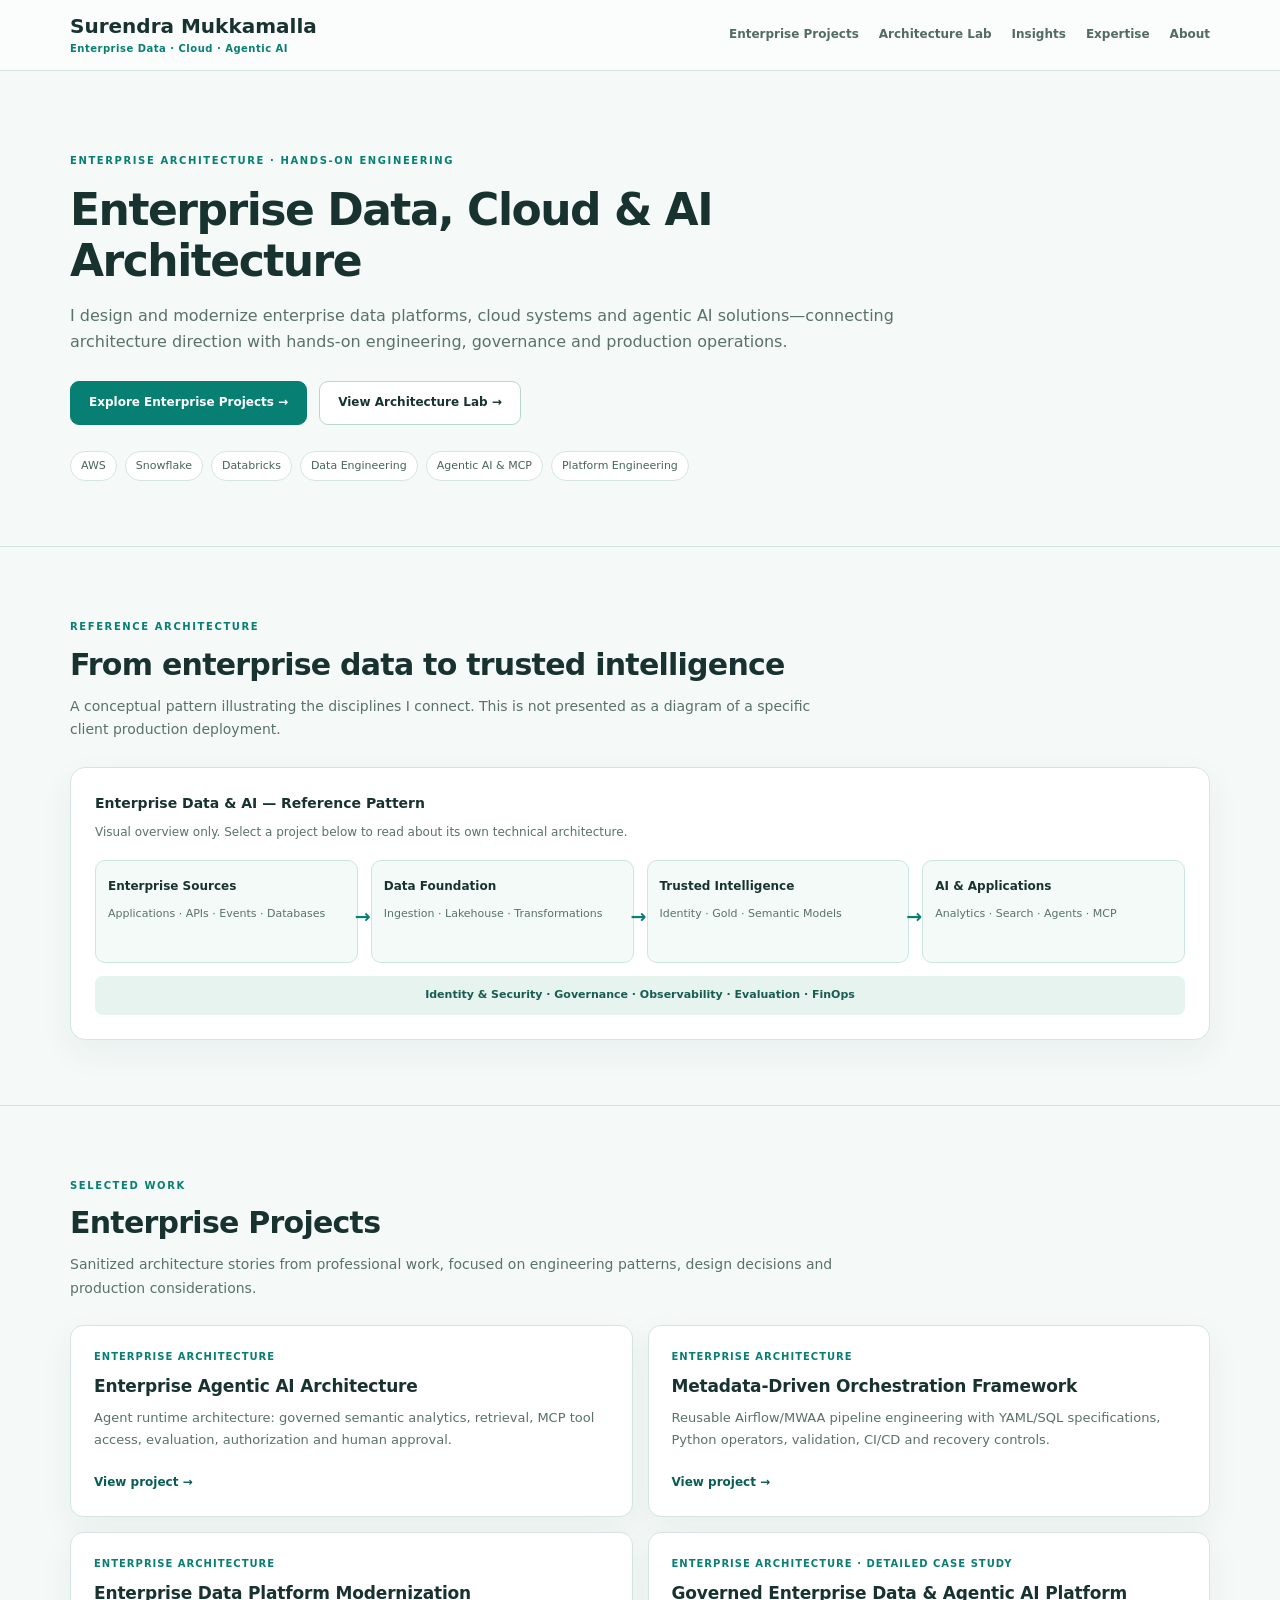
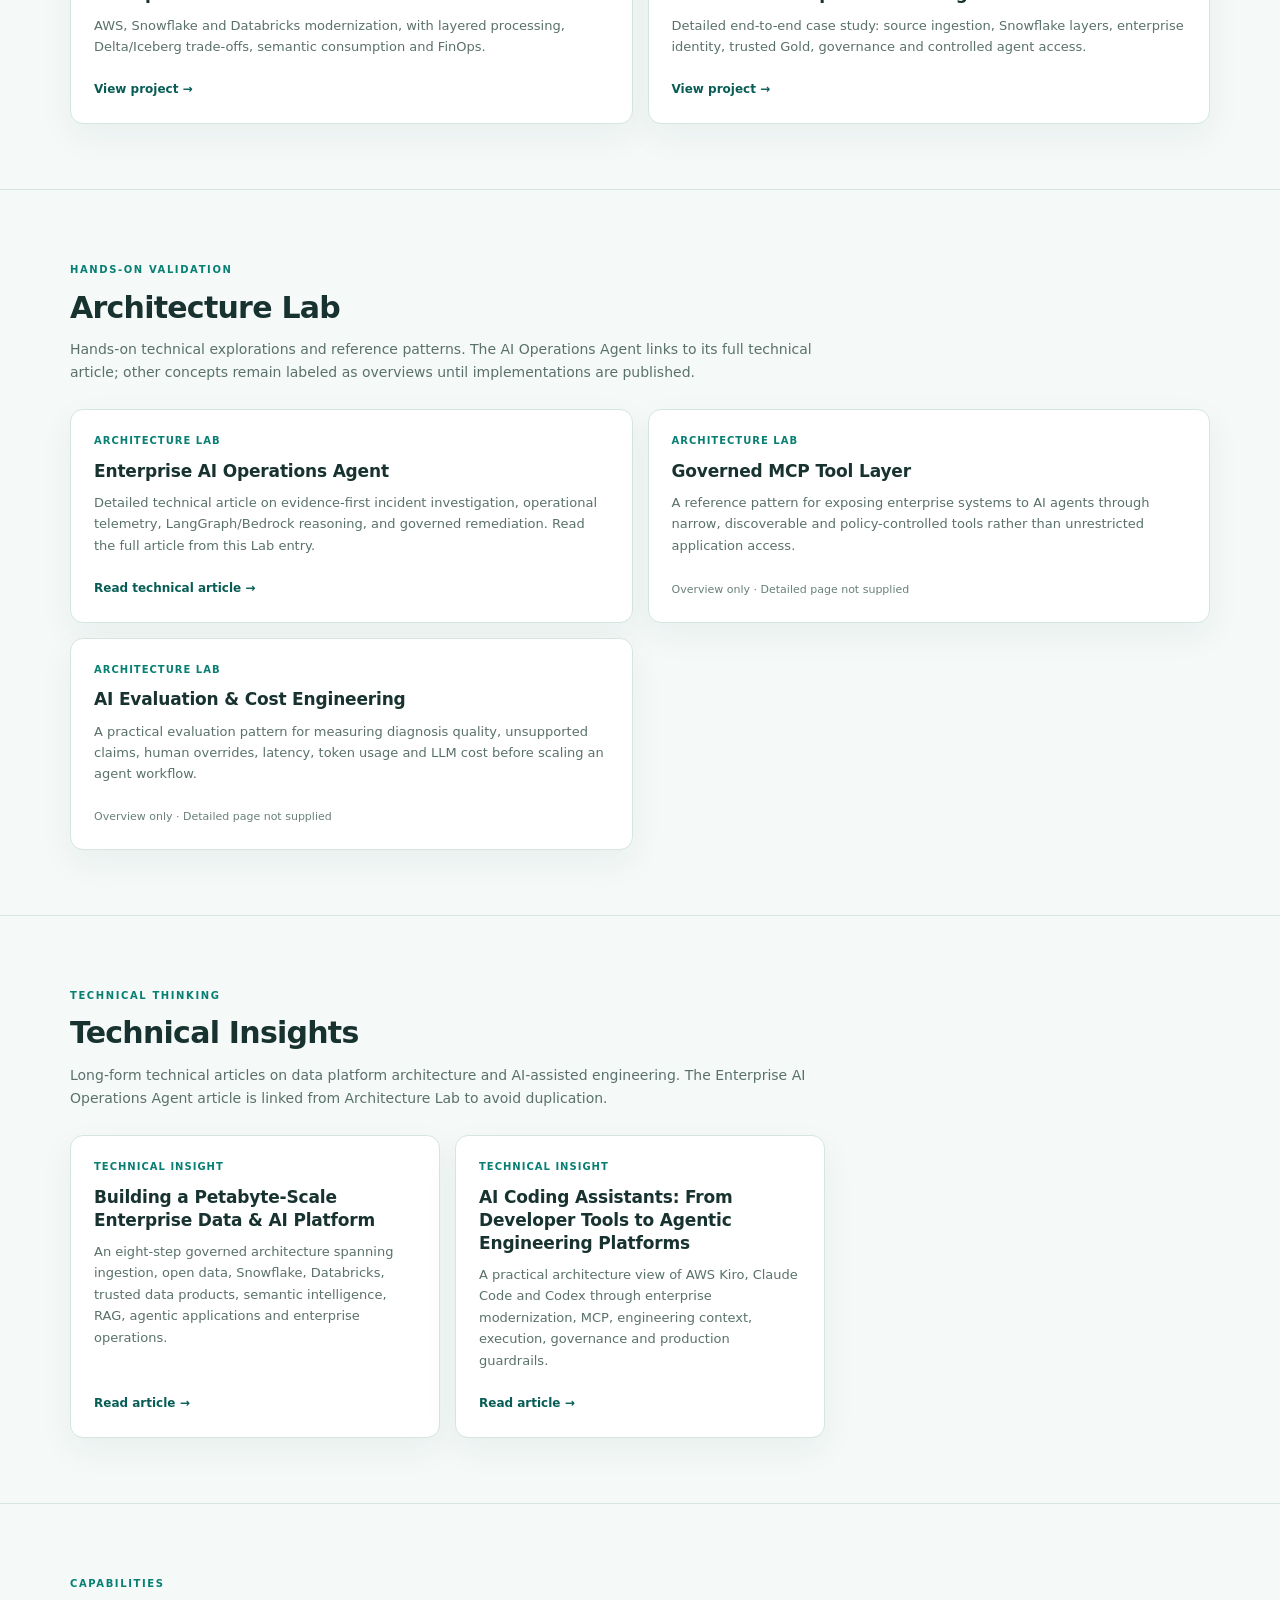
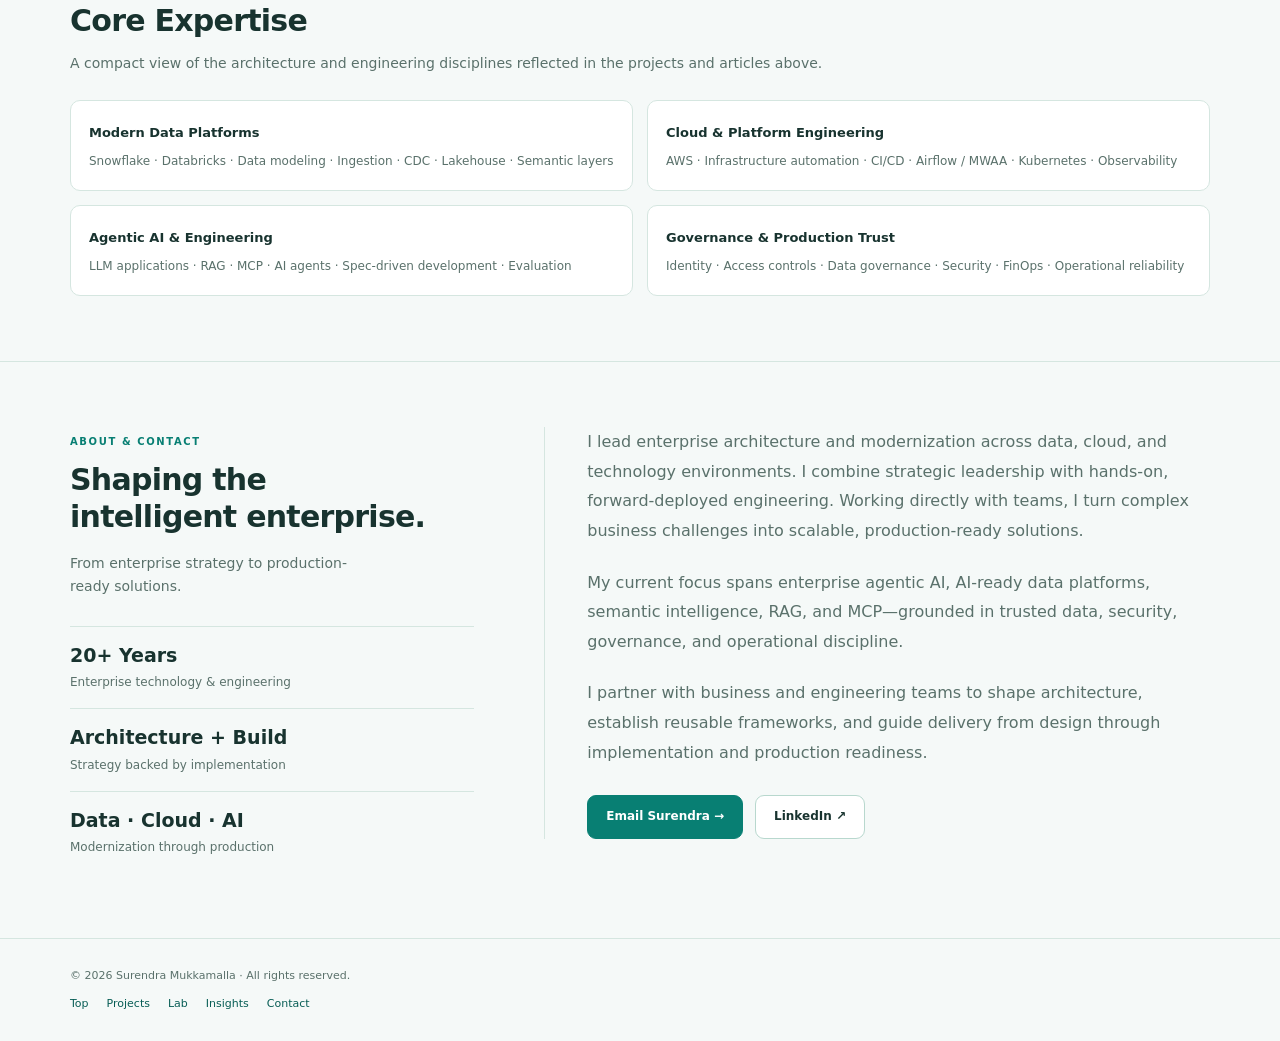
<file: index.html>
<!DOCTYPE html>

<html lang="en"><head><meta charset="utf-8"/><meta content="width=device-width,initial-scale=1" name="viewport"/><meta content="Surendra Mukkamalla — enterprise data, cloud, and agentic AI architecture and hands-on engineering." name="description"/><title>Surendra Mukkamalla | Enterprise Data, Cloud &amp; AI Architect</title><link href="assets/site.css" rel="stylesheet"/><style id="portfolio-copy-deterrent">
body,body *:not(input):not(textarea){-webkit-user-select:none!important;user-select:none!important;-webkit-touch-callout:none!important}
img,svg{-webkit-user-drag:none!important}
</style><script id="portfolio-copy-deterrent-script">
document.addEventListener('contextmenu',e=>e.preventDefault());
document.addEventListener('copy',e=>e.preventDefault());
document.addEventListener('cut',e=>e.preventDefault());
document.addEventListener('dragstart',e=>e.preventDefault());
document.addEventListener('keydown',e=>{if((e.ctrlKey||e.metaKey)&&['c','x','a','s','p','u'].includes(e.key.toLowerCase()))e.preventDefault()});
</script></head><body id="top"><header class="topbar"><div class="container navbar"><a class="brand" href="index.html">Surendra Mukkamalla<small>Enterprise Data · Cloud · Agentic AI</small></a><nav aria-label="Main navigation" class="navlinks"><a href="#work">Enterprise Projects</a><a href="#lab">Architecture Lab</a><a href="#insights">Insights</a><a href="#capabilities">Expertise</a><a href="#about">About</a></nav></div></header>
<main>
<section class="hero"><div class="container"><span class="eyebrow">Enterprise architecture · Hands-on engineering</span><h1>Enterprise Data, Cloud &amp; AI Architecture</h1><p class="lede">I design and modernize enterprise data platforms, cloud systems and agentic AI solutions—connecting architecture direction with hands-on engineering, governance and production operations.</p><div class="actions"><a class="btn primary" href="#work">Explore Enterprise Projects →</a><a class="btn" href="#lab">View Architecture Lab →</a></div><div class="chips"><span class="chip">AWS</span><span class="chip">Snowflake</span><span class="chip">Databricks</span><span class="chip">Data Engineering</span><span class="chip">Agentic AI &amp; MCP</span><span class="chip">Platform Engineering</span></div></div></section>
<section class="section" id="architecture"><div class="container"><div class="section-head"><span class="kicker">Reference architecture</span><h2>From enterprise data to trusted intelligence</h2><p>A conceptual pattern illustrating the disciplines I connect. This is not presented as a diagram of a specific client production deployment.</p></div><div class="diagram"><div class="diagram-title">Enterprise Data &amp; AI — Reference Pattern</div><p class="diagram-desc">Visual overview only. Select a project below to read about its own technical architecture.</p><div class="diagram-flow"><div class="stage"><b>Enterprise Sources</b><span>Applications · APIs · Events · Databases</span></div><div class="stage"><b>Data Foundation</b><span>Ingestion · Lakehouse · Transformations</span></div><div class="stage"><b>Trusted Intelligence</b><span>Identity · Gold · Semantic Models</span></div><div class="stage"><b>AI &amp; Applications</b><span>Analytics · Search · Agents · MCP</span></div></div><div class="crosscut">Identity &amp; Security · Governance · Observability · Evaluation · FinOps</div></div></div></section>
<section class="section" id="work"><div class="container"><div class="section-head"><span class="kicker">Selected work</span><h2>Enterprise Projects</h2><p>Sanitized architecture stories from professional work, focused on engineering patterns, design decisions and production considerations.</p></div><div class="grid two"><article class="card"><span class="label">Enterprise architecture</span><h3>Enterprise Agentic AI Architecture</h3><p>Agent runtime architecture: governed semantic analytics, retrieval, MCP tool access, evaluation, authorization and human approval.</p><a href="selected-work/enterprise-agentic-ai-architecture.html">View project →</a></article><article class="card"><span class="label">Enterprise architecture</span><h3>Metadata-Driven Orchestration Framework</h3><p>Reusable Airflow/MWAA pipeline engineering with YAML/SQL specifications, Python operators, validation, CI/CD and recovery controls.</p><a href="selected-work/metadata-driven-orchestration-framework.html">View project →</a></article><article class="card"><span class="label">Enterprise architecture</span><h3>Enterprise Data Platform Modernization</h3><p>AWS, Snowflake and Databricks modernization, with layered processing, Delta/Iceberg trade-offs, semantic consumption and FinOps.</p><a href="selected-work/enterprise-data-platform-modernization.html">View project →</a></article><article class="card"><span class="label">Enterprise architecture · Detailed case study</span><h3>Governed Enterprise Data &amp; Agentic AI Platform</h3><p>Detailed end-to-end case study: source ingestion, Snowflake layers, enterprise identity, trusted Gold, governance and controlled agent access.</p><a href="selected-work/governed-enterprise-data-ai-platform.html">View project →</a></article></div></div></section>
<section class="section" id="lab"><div class="container"><div class="section-head"><span class="kicker">Hands-on validation</span><h2>Architecture Lab</h2><p>Hands-on technical explorations and reference patterns. The AI Operations Agent links to its full technical article; other concepts remain labeled as overviews until implementations are published.</p></div><div class="grid two"><article class="card"><span class="label">Architecture lab</span><h3>Enterprise AI Operations Agent</h3><p>Detailed technical article on evidence-first incident investigation, operational telemetry, LangGraph/Bedrock reasoning, and governed remediation. Read the full article from this Lab entry.</p><a href="insights/enterprise-ai-operations-agent.html">Read technical article →</a></article><article class="card"><span class="label">Architecture lab</span><h3>Governed MCP Tool Layer</h3><p>A reference pattern for exposing enterprise systems to AI agents through narrow, discoverable and policy-controlled tools rather than unrestricted application access.</p><span class="not-link">Overview only · Detailed page not supplied</span></article><article class="card"><span class="label">Architecture lab</span><h3>AI Evaluation &amp; Cost Engineering</h3><p>A practical evaluation pattern for measuring diagnosis quality, unsupported claims, human overrides, latency, token usage and LLM cost before scaling an agent workflow.</p><span class="not-link">Overview only · Detailed page not supplied</span></article></div></div></section>
<section class="section" id="insights"><div class="container"><div class="section-head"><span class="kicker">Technical thinking</span><h2>Technical Insights</h2><p>Long-form technical articles on data platform architecture and AI-assisted engineering. The Enterprise AI Operations Agent article is linked from Architecture Lab to avoid duplication.</p></div><div class="grid"><article class="card"><span class="label">Technical insight</span><h3>Building a Petabyte-Scale Enterprise Data &amp; AI Platform</h3><p>An eight-step governed architecture spanning ingestion, open data, Snowflake, Databricks, trusted data products, semantic intelligence, RAG, agentic applications and enterprise operations.</p><a href="insights/petabyte-enterprise-data-ai-platform.html">Read article →</a></article><article class="card"><span class="label">Technical insight</span><h3>AI Coding Assistants: From Developer Tools to Agentic Engineering Platforms</h3><p>A practical architecture view of AWS Kiro, Claude Code and Codex through enterprise modernization, MCP, engineering context, execution, governance and production guardrails.</p><a href="insights/ai-coding-assistants-agentic-engineering.html">Read article →</a></article></div></div></section>
<section class="section" id="capabilities"><div class="container"><div class="section-head"><span class="kicker">Capabilities</span><h2>Core Expertise</h2><p>A compact view of the architecture and engineering disciplines reflected in the projects and articles above.</p></div><div class="expertise"><div><b>Modern Data Platforms</b><p>Snowflake · Databricks · Data modeling · Ingestion · CDC · Lakehouse · Semantic layers</p></div><div><b>Cloud &amp; Platform Engineering</b><p>AWS · Infrastructure automation · CI/CD · Airflow / MWAA · Kubernetes · Observability</p></div><div><b>Agentic AI &amp; Engineering</b><p>LLM applications · RAG · MCP · AI agents · Spec-driven development · Evaluation</p></div><div><b>Governance &amp; Production Trust</b><p>Identity · Access controls · Data governance · Security · FinOps · Operational reliability</p></div></div></div></section>
<section class="section about-section" id="about">
  <div class="container about-layout">
    <div class="about-summary">
      <span class="kicker">About &amp; contact</span>
      <h2>Shaping the intelligent enterprise.</h2>
      <p class="about-tagline">From enterprise strategy to production-ready solutions.</p>
      <dl class="about-highlights">
        <div><dt>20+ Years</dt><dd>Enterprise technology &amp; engineering</dd></div>
        <div><dt>Architecture + Build</dt><dd>Strategy backed by implementation</dd></div>
        <div><dt>Data · Cloud · AI</dt><dd>Modernization through production</dd></div>
      </dl>
    </div>
    <div class="about-detail">
      <div class="about-copy">
        <p>I lead enterprise architecture and modernization across data, cloud, and technology environments. I combine strategic leadership with hands-on, forward-deployed engineering. Working directly with teams, I turn complex business challenges into scalable, production-ready solutions.</p>
        <p>My current focus spans enterprise agentic AI, AI-ready data platforms, semantic intelligence, RAG, and MCP—grounded in trusted data, security, governance, and operational discipline.</p>
        <p>I partner with business and engineering teams to shape architecture, establish reusable frameworks, and guide delivery from design through implementation and production readiness.</p>
      </div>
      <div class="actions"><a class="btn primary" href="mailto:sumuar2004@gmail.com">Email Surendra →</a><a class="btn" href="https://www.linkedin.com/in/surendra-m-2a6ab0123" rel="noopener noreferrer" target="_blank">LinkedIn ↗</a></div>
    </div>
  </div>
</section>
</main><footer><div class="container">© 2026 Surendra Mukkamalla · All rights reserved.<div class="footnav"><a href="#top">Top</a><a href="#work">Projects</a><a href="#lab">Lab</a><a href="#insights">Insights</a><a href="#about">Contact</a></div></div></footer></body></html>
</file>
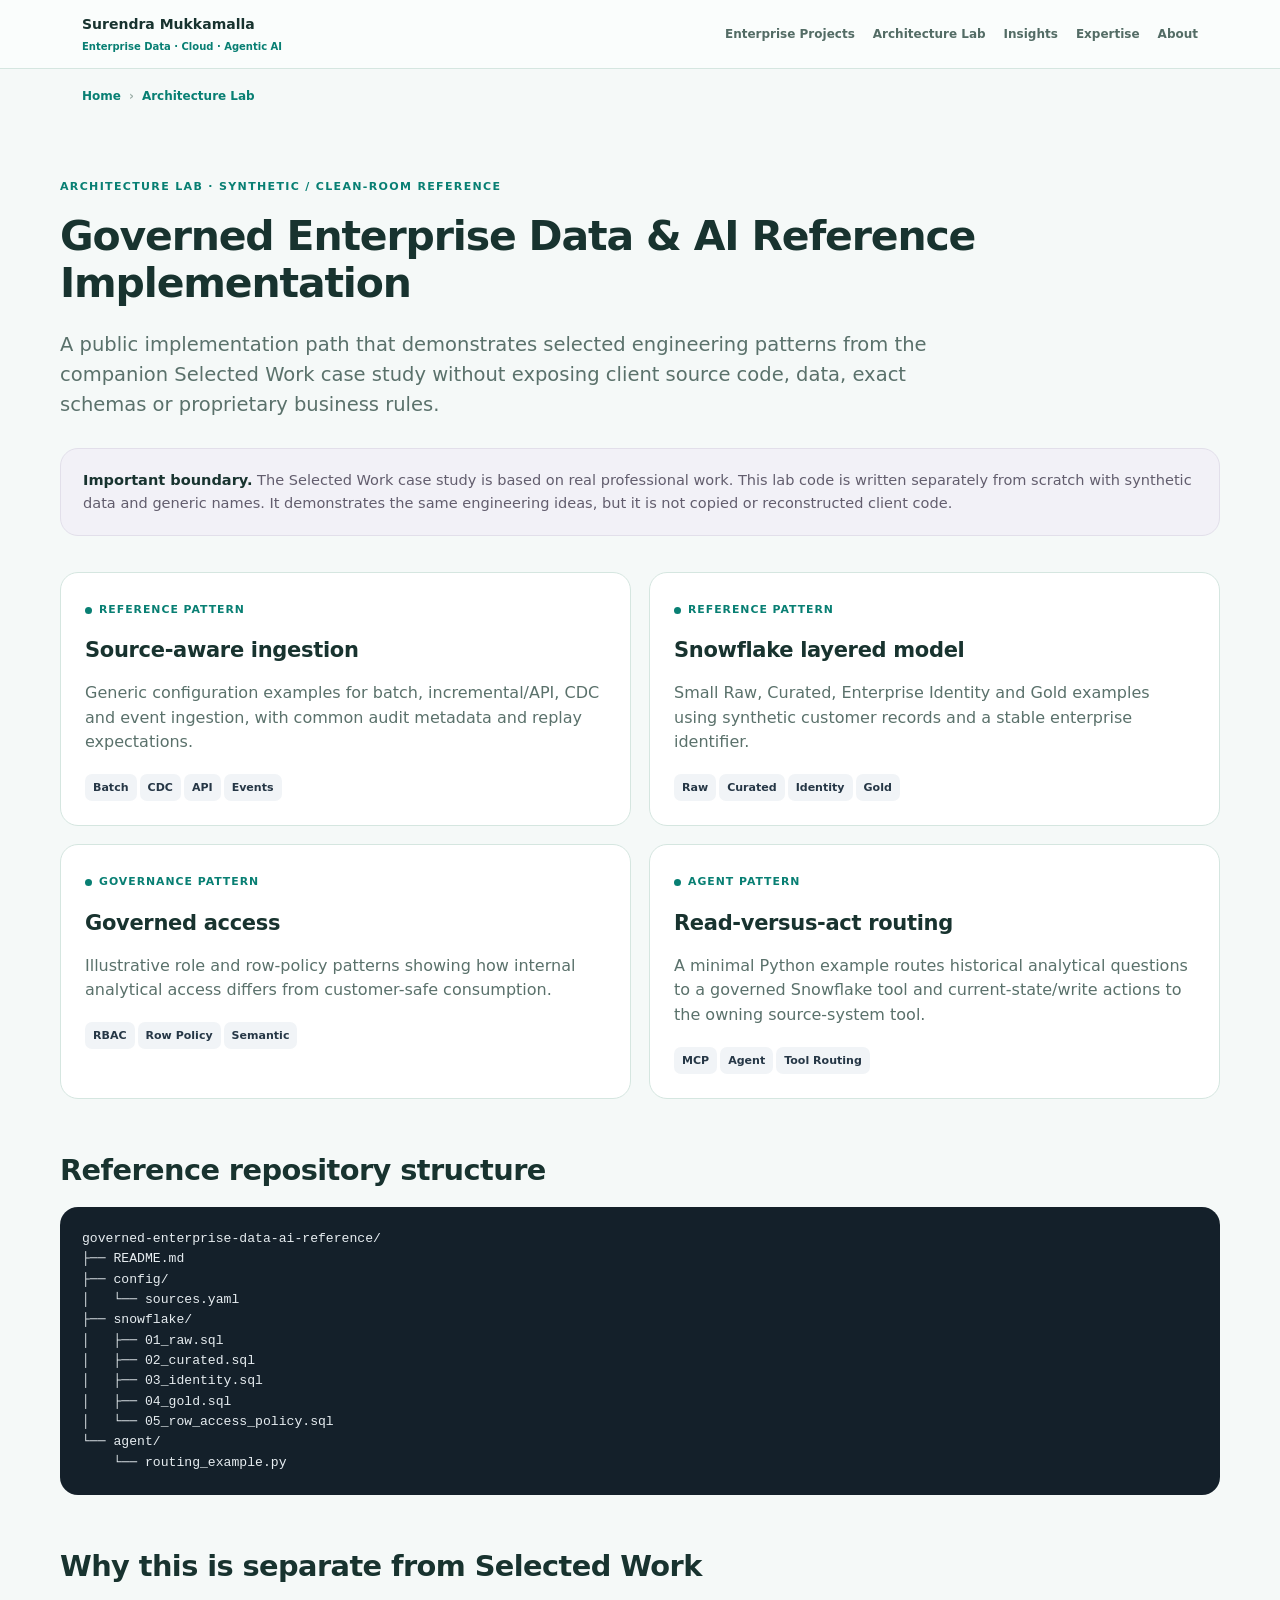
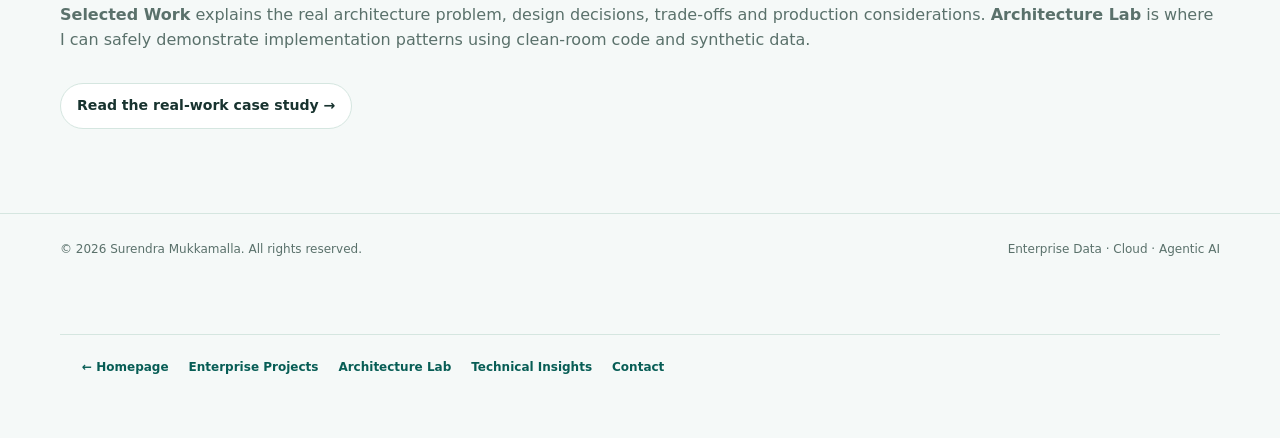
<file: architecture-lab/governed-enterprise-data-ai-reference.html>
<!DOCTYPE html>

<html lang="en">
<head>
<meta charset="utf-8"/>
<meta content="width=device-width, initial-scale=1" name="viewport"/>
<meta content="Governed Enterprise Data &amp; AI Reference Implementation — synthetic, clean-room reference code by Surendra Mukkamalla." name="description"/>
<meta content="Surendra Mukkamalla" name="author"/>
<meta content="#f7f8fa" name="theme-color"/>
<title>Governed Enterprise Data &amp; AI Reference Implementation | Surendra Mukkamalla</title>
<style>
    :root {
      --bg: #f7f8fa;
      --surface: #ffffff;
      --surface-soft: #f1f4f7;
      --text: #14202a;
      --muted: #5c6975;
      --line: #dce3e8;
      --accent: #a93d2d;
      --accent-dark: #7f2c20;
      --ink-soft: #263746;
      --success: #3d6755;
      --lab: #6b5a91;
      --shadow: 0 14px 36px rgba(20, 32, 42, 0.07);
      --radius: 18px;
      --max: 1160px;
    }
    * { box-sizing: border-box; }
    html { scroll-behavior: smooth; }
    body { margin:0; background:var(--bg); color:var(--text); font-family:Inter,ui-sans-serif,-apple-system,BlinkMacSystemFont,"Segoe UI",Roboto,Helvetica,Arial,sans-serif; line-height:1.55; -webkit-font-smoothing:antialiased; }
    a { color:inherit; text-decoration:none; }
    .shell { width:min(calc(100% - 40px),var(--max)); margin:0 auto; }
    .site-header { position:sticky; top:0; z-index:40; backdrop-filter:blur(15px); background:rgba(247,248,250,.9); border-bottom:1px solid rgba(220,227,232,.9); }
    .nav { min-height:76px; display:flex; align-items:center; justify-content:space-between; gap:28px; }
    .brand { display:flex; flex-direction:column; gap:2px; min-width:250px; }
    .brand strong { font-size:1.1rem; letter-spacing:.01em; }
    .brand span { font-size:.78rem; color:var(--muted); }
    .nav-links { display:flex; gap:24px; align-items:center; flex-wrap:wrap; justify-content:flex-end; }
    .nav-links a { font-size:.88rem; color:var(--muted); font-weight:650; }
    .nav-links a:hover { color:var(--accent); }
    main { padding:72px 0 84px; }
    .eyebrow { display:block; font-size:.69rem; font-weight:800; text-transform:uppercase; letter-spacing:.12em; color:var(--lab); margin-bottom:18px; }
    h1 { font-size:clamp(2.15rem,4.15vw,3.65rem); line-height:1.08; letter-spacing:-.038em; max-width:960px; margin:0 0 22px; font-weight:730; }
    .lede { max-width:880px; font-size:clamp(1rem,1.7vw,1.22rem); color:var(--muted); margin:0 0 28px; }
    .notice { background:#f2f1f7; border:1px solid #e2dfea; border-radius:18px; padding:20px 22px; margin:28px 0 36px; color:#625d6d; font-size:.91rem; }
    .notice strong { color:var(--text); }
    h2 { font-size:clamp(1.55rem,2.5vw,2.15rem); line-height:1.15; letter-spacing:-.02em; margin:54px 0 18px; }
    h3 { font-size:1.15rem; line-height:1.28; margin:0 0 10px; letter-spacing:-.015em; }
    p { color:var(--muted); }
    .grid-2 { display:grid; grid-template-columns:repeat(2,1fr); gap:18px; }
    .card { background:var(--surface); border:1px solid var(--line); border-radius:var(--radius); padding:24px; }
    .status { display:inline-flex; align-items:center; gap:7px; font-size:.68rem; text-transform:uppercase; letter-spacing:.09em; font-weight:850; color:var(--lab); margin-bottom:18px; }
    .status::before { content:""; width:7px; height:7px; border-radius:50%; background:currentColor; }
    .tag { display:inline-block; font-size:.69rem; font-weight:700; padding:5px 8px; background:var(--surface-soft); border-radius:7px; color:var(--ink-soft); margin:3px 3px 0 0; }
    pre { background:#14202a; color:#e7edf1; border-radius:18px; padding:22px; overflow:auto; font-size:.82rem; line-height:1.55; }
    code { font-family:ui-monospace,SFMono-Regular,Menlo,Consolas,monospace; }
    .btn { display:inline-flex; align-items:center; justify-content:center; gap:8px; padding:11px 16px; border-radius:999px; border:1px solid var(--line); background:var(--surface); font-size:.88rem; font-weight:750; margin-top:14px; }
    .btn:hover { border-color:#c8d1d8; box-shadow:0 8px 20px rgba(20,32,42,.06); }
    footer { border-top:1px solid var(--line); padding:26px 0 38px; color:var(--muted); font-size:.75rem; }
    .footer-row { display:flex; justify-content:space-between; gap:20px; align-items:center; flex-wrap:wrap; }
    @media(max-width:900px){ .grid-2{grid-template-columns:1fr} }
    @media(max-width:680px){ .shell{width:min(calc(100% - 28px),var(--max))}.site-header{position:static}.nav{flex-direction:column;align-items:flex-start;padding:17px 0;gap:12px}.brand{min-width:0}.nav-links{justify-content:flex-start}main{padding:54px 0 64px} }
  </style>
<style id="site-content-protection">
    html, body, body * { -webkit-user-select:none !important; -moz-user-select:none !important; -ms-user-select:none !important; user-select:none !important; -webkit-touch-callout:none !important; }
  </style>
<link href="../assets/article-theme.css" rel="stylesheet"/><style id="portfolio-copy-deterrent">
body,body *:not(input):not(textarea){-webkit-user-select:none!important;user-select:none!important;-webkit-touch-callout:none!important}
img,svg{-webkit-user-drag:none!important}
</style><script id="portfolio-copy-deterrent-script">
document.addEventListener('contextmenu',e=>e.preventDefault());
document.addEventListener('copy',e=>e.preventDefault());
document.addEventListener('cut',e=>e.preventDefault());
document.addEventListener('dragstart',e=>e.preventDefault());
document.addEventListener('keydown',e=>{if((e.ctrlKey||e.metaKey)&&['c','x','a','s','p','u'].includes(e.key.toLowerCase()))e.preventDefault()});
</script></head>
<body oncontextmenu="return false" oncopy="return false" oncut="return false" ondragstart="return false" onselectstart="return false"><header class="portfolio-nav"><div class="portfolio-nav-inner"><a class="portfolio-brand" href="../index.html">Surendra Mukkamalla<small>Enterprise Data · Cloud · Agentic AI</small></a><nav class="portfolio-nav-links"><a href="../index.html#work">Enterprise Projects</a><a href="../index.html#lab">Architecture Lab</a><a href="../index.html#insights">Insights</a><a href="../index.html#capabilities">Expertise</a><a href="../index.html#about">About</a></nav></div></header><div class="portfolio-crumb"><a href="../index.html">Home</a><span>›</span><a href="../index.html#lab">Architecture Lab</a></div>
<header class="site-header">
<div class="shell nav">
<a class="brand" href="../index.html#top"><strong>Surendra Mukkamalla</strong><span>Data · Cloud · AI Architecture &amp; Engineering</span></a>
<nav aria-label="Primary navigation" class="nav-links">
<a href="../index.html#work">Work</a>
<a href="../index.html#lab">Architecture Lab</a>
<a href="../index.html#insights">Insights</a>
<a href="../index.html#capabilities">Capabilities</a>
<a href="../index.html#about">About</a>
</nav>
</div>
</header>
<main>
<div class="shell">
<span class="eyebrow">Architecture Lab · Synthetic / Clean-Room Reference</span>
<h1>Governed Enterprise Data &amp; AI Reference Implementation</h1>
<p class="lede">A public implementation path that demonstrates selected engineering patterns from the companion Selected Work case study without exposing client source code, data, exact schemas or proprietary business rules.</p>
<div class="notice"><strong>Important boundary.</strong> The Selected Work case study is based on real professional work. This lab code is written separately from scratch with synthetic data and generic names. It demonstrates the same engineering ideas, but it is not copied or reconstructed client code.</div>
<div class="grid-2">
<article class="card"><span class="status">Reference Pattern</span><h3>Source-aware ingestion</h3><p>Generic configuration examples for batch, incremental/API, CDC and event ingestion, with common audit metadata and replay expectations.</p><span class="tag">Batch</span><span class="tag">CDC</span><span class="tag">API</span><span class="tag">Events</span></article>
<article class="card"><span class="status">Reference Pattern</span><h3>Snowflake layered model</h3><p>Small Raw, Curated, Enterprise Identity and Gold examples using synthetic customer records and a stable enterprise identifier.</p><span class="tag">Raw</span><span class="tag">Curated</span><span class="tag">Identity</span><span class="tag">Gold</span></article>
<article class="card"><span class="status">Governance Pattern</span><h3>Governed access</h3><p>Illustrative role and row-policy patterns showing how internal analytical access differs from customer-safe consumption.</p><span class="tag">RBAC</span><span class="tag">Row Policy</span><span class="tag">Semantic</span></article>
<article class="card"><span class="status">Agent Pattern</span><h3>Read-versus-act routing</h3><p>A minimal Python example routes historical analytical questions to a governed Snowflake tool and current-state/write actions to the owning source-system tool.</p><span class="tag">MCP</span><span class="tag">Agent</span><span class="tag">Tool Routing</span></article>
</div>
<h2>Reference repository structure</h2>
<pre><code>governed-enterprise-data-ai-reference/
├── README.md
├── config/
│   └── sources.yaml
├── snowflake/
│   ├── 01_raw.sql
│   ├── 02_curated.sql
│   ├── 03_identity.sql
│   ├── 04_gold.sql
│   └── 05_row_access_policy.sql
└── agent/
    └── routing_example.py</code></pre>
<h2>Why this is separate from Selected Work</h2>
<p><strong>Selected Work</strong> explains the real architecture problem, design decisions, trade-offs and production considerations. <strong>Architecture Lab</strong> is where I can safely demonstrate implementation patterns using clean-room code and synthetic data.</p>
<a class="btn" href="../selected-work/governed-enterprise-data-ai-platform.html">Read the real-work case study →</a>
</div>
</main>
<footer><div class="shell footer-row"><span>© 2026 Surendra Mukkamalla. All rights reserved.</span><span>Enterprise Data · Cloud · Agentic AI</span></div></footer>
<script>
  document.addEventListener('contextmenu', function (e) { if (!e.target.closest('a, button, input, textarea')) e.preventDefault(); });
  document.addEventListener('copy', function (e) { if (!e.target.closest('input, textarea')) e.preventDefault(); });
  document.addEventListener('keydown', function (e) {
    const key = (e.key || '').toLowerCase();
    if ((e.ctrlKey || e.metaKey) && ['c','u','s','a','p','x'].includes(key)) e.preventDefault();
  });
</script>
<div class="portfolio-bottom"><a href="../index.html">← Homepage</a><a href="../index.html#work">Enterprise Projects</a><a href="../index.html#lab">Architecture Lab</a><a href="../index.html#insights">Technical Insights</a><a href="../index.html#about">Contact</a></div></body>
</html>
</file>
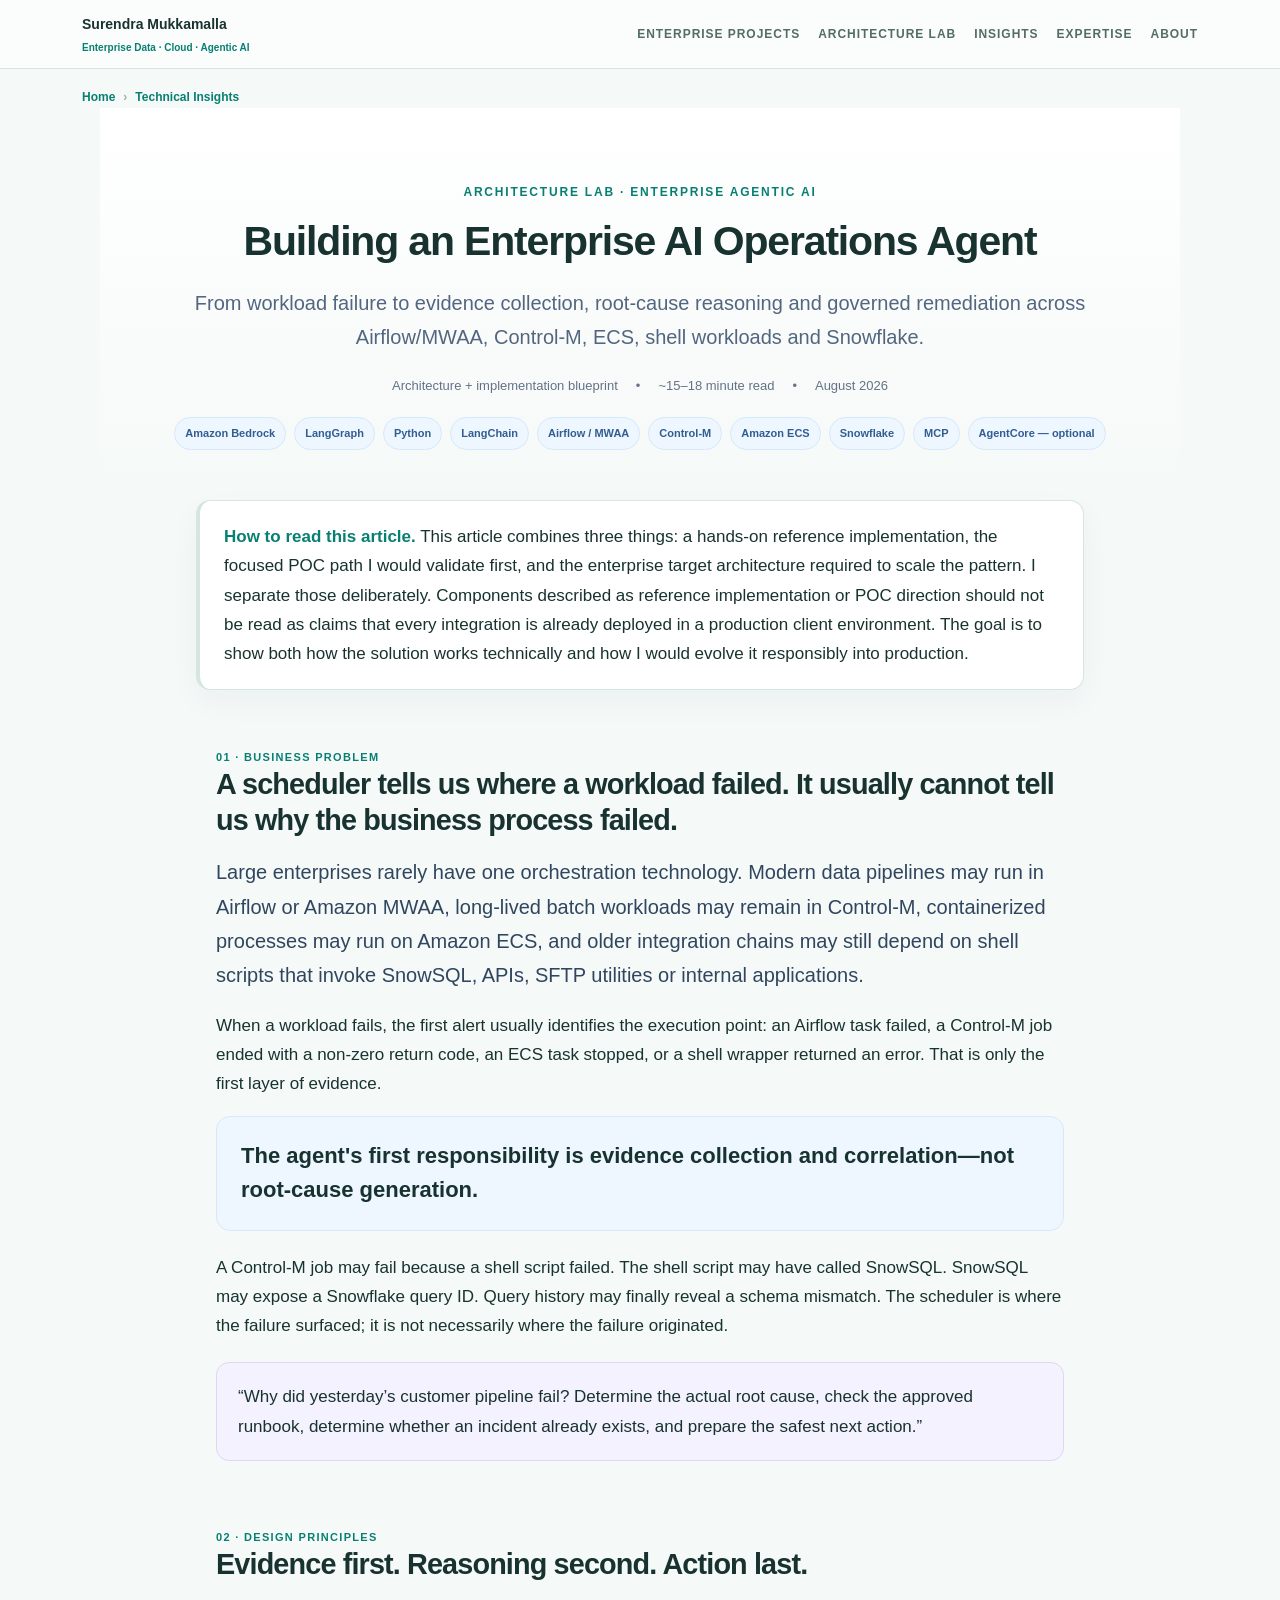
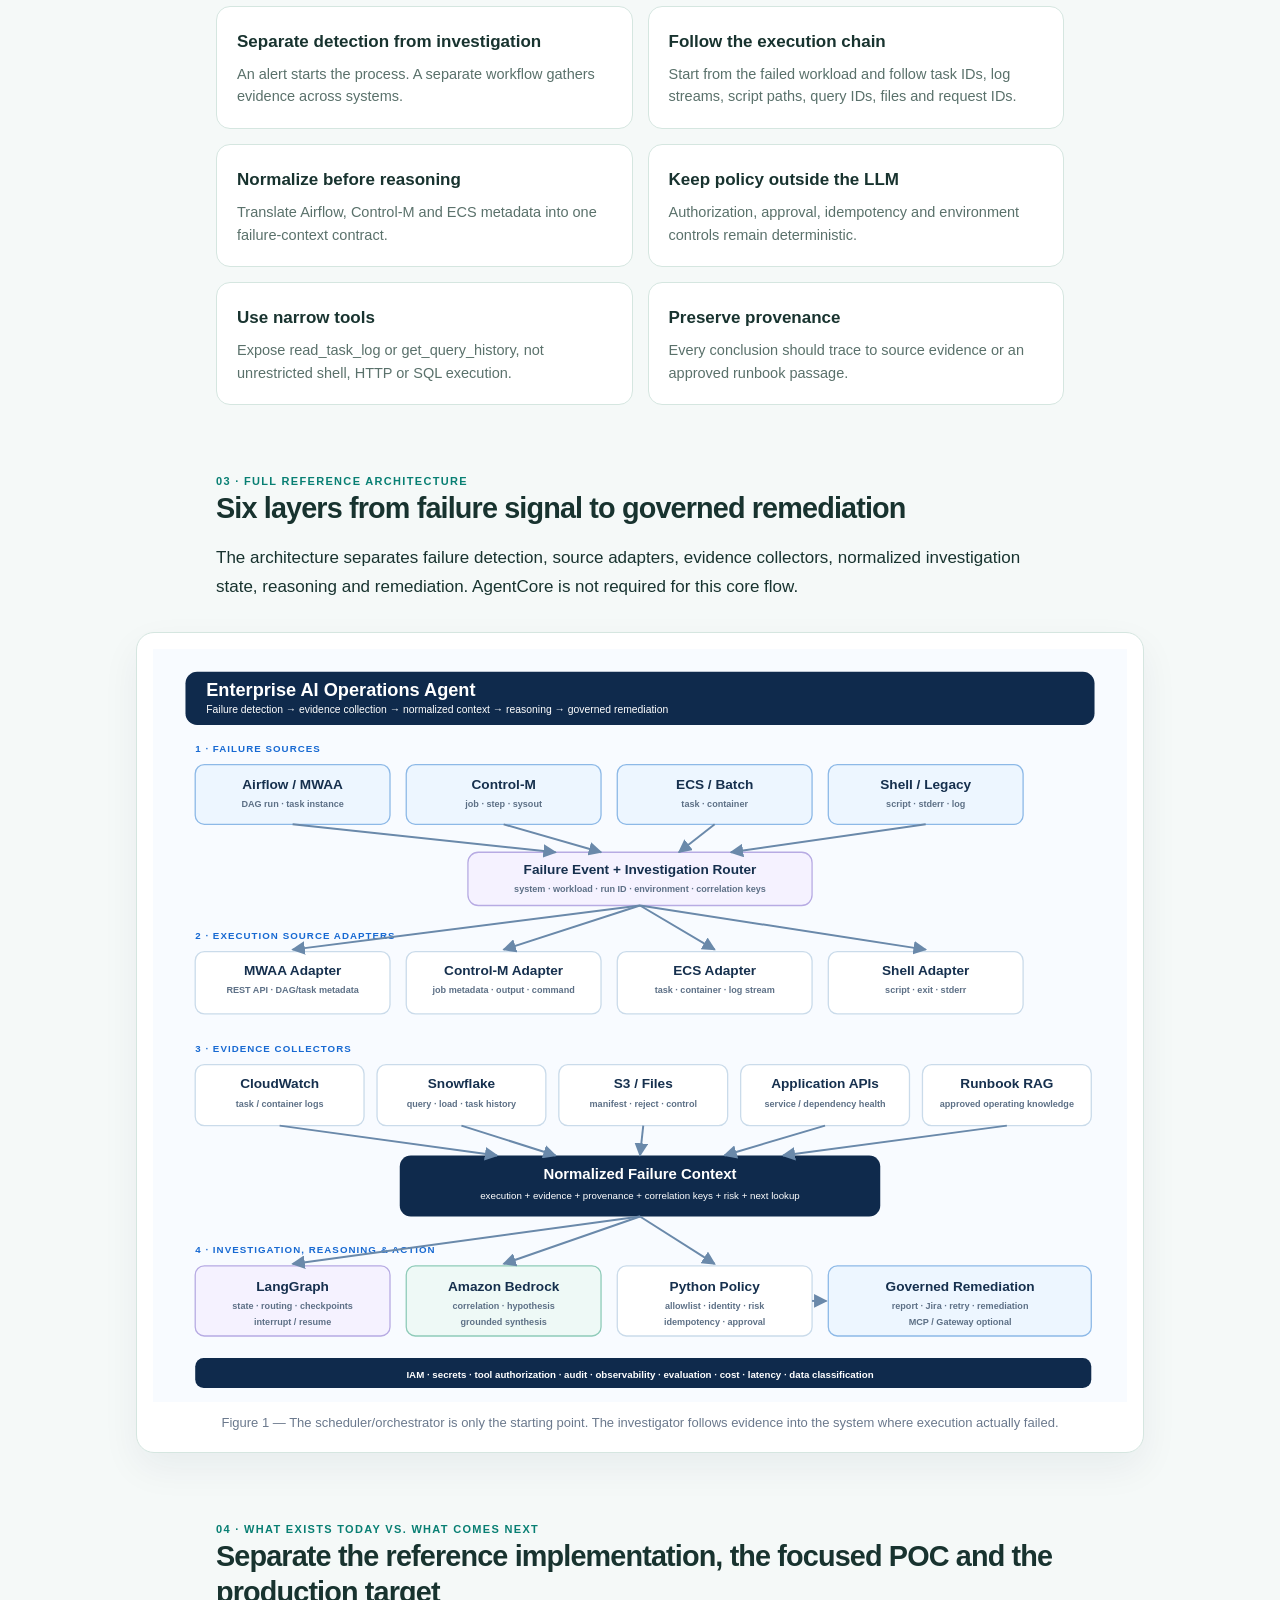
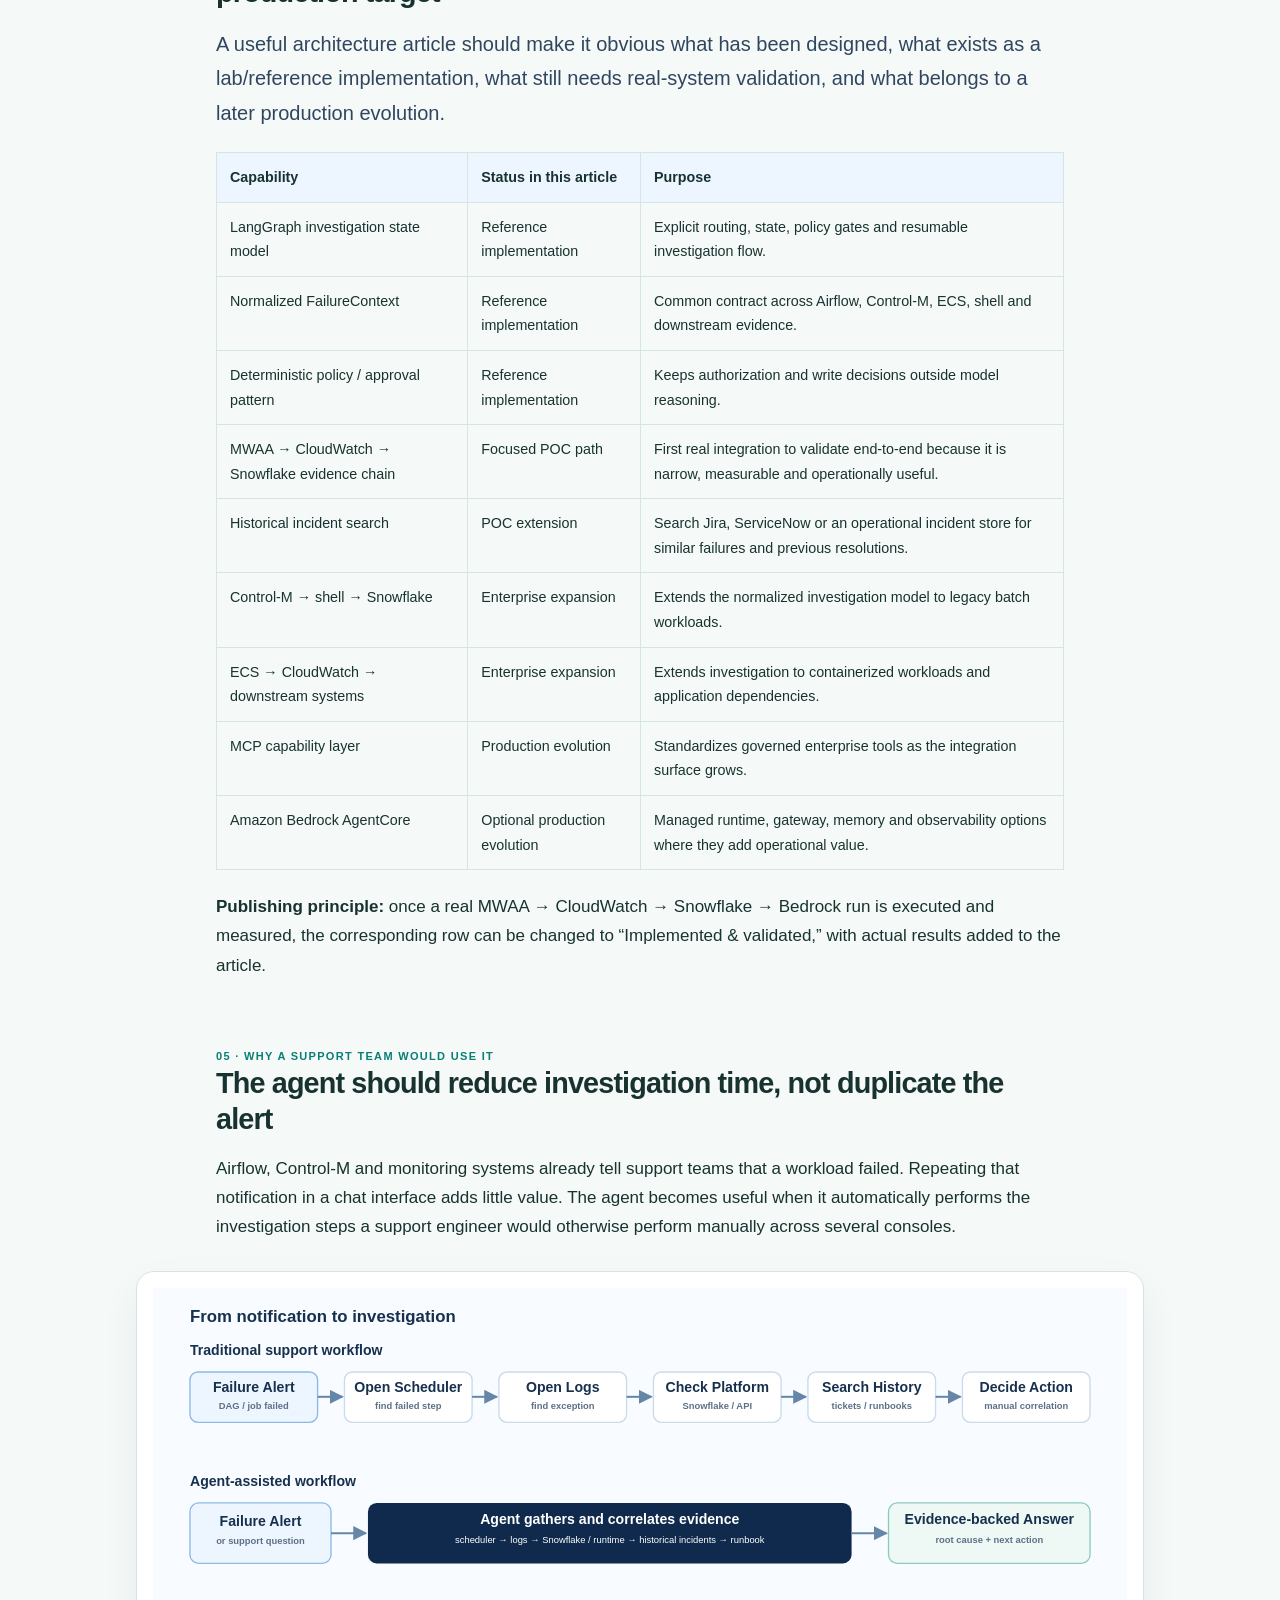
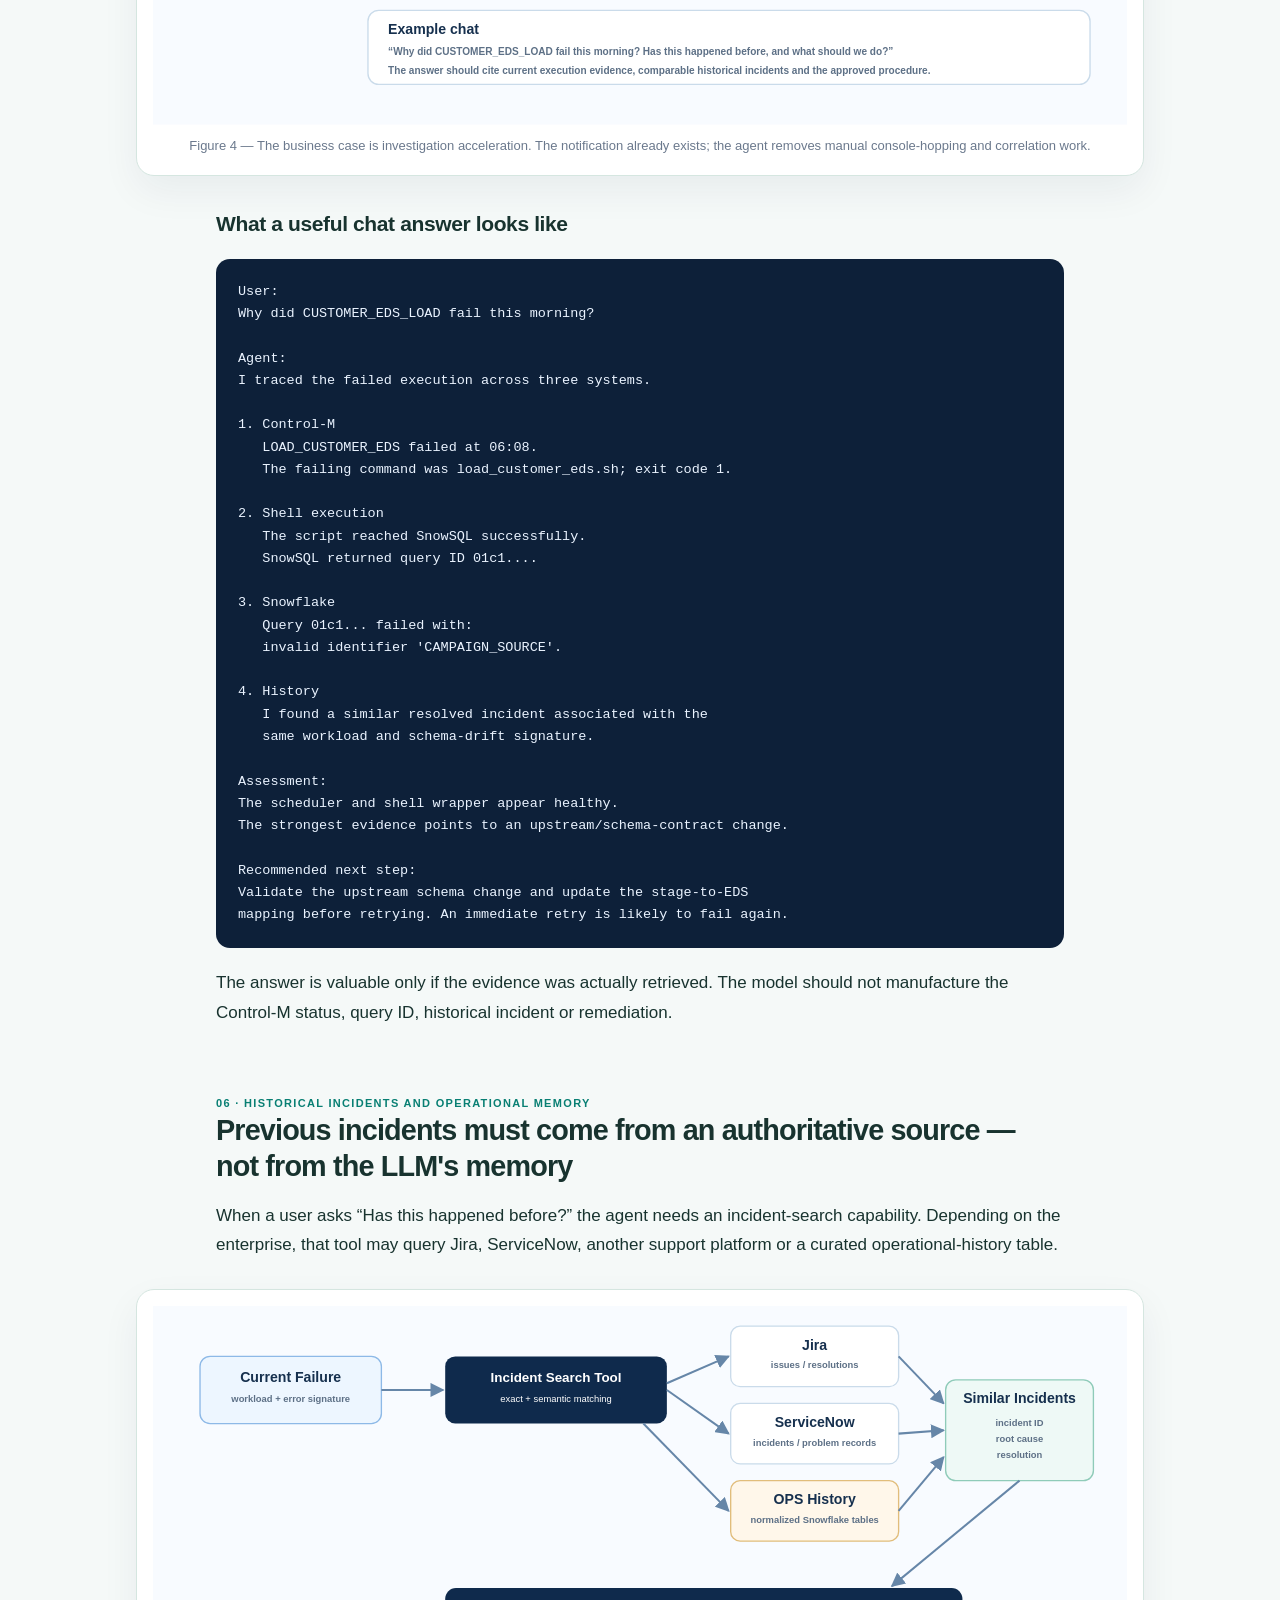
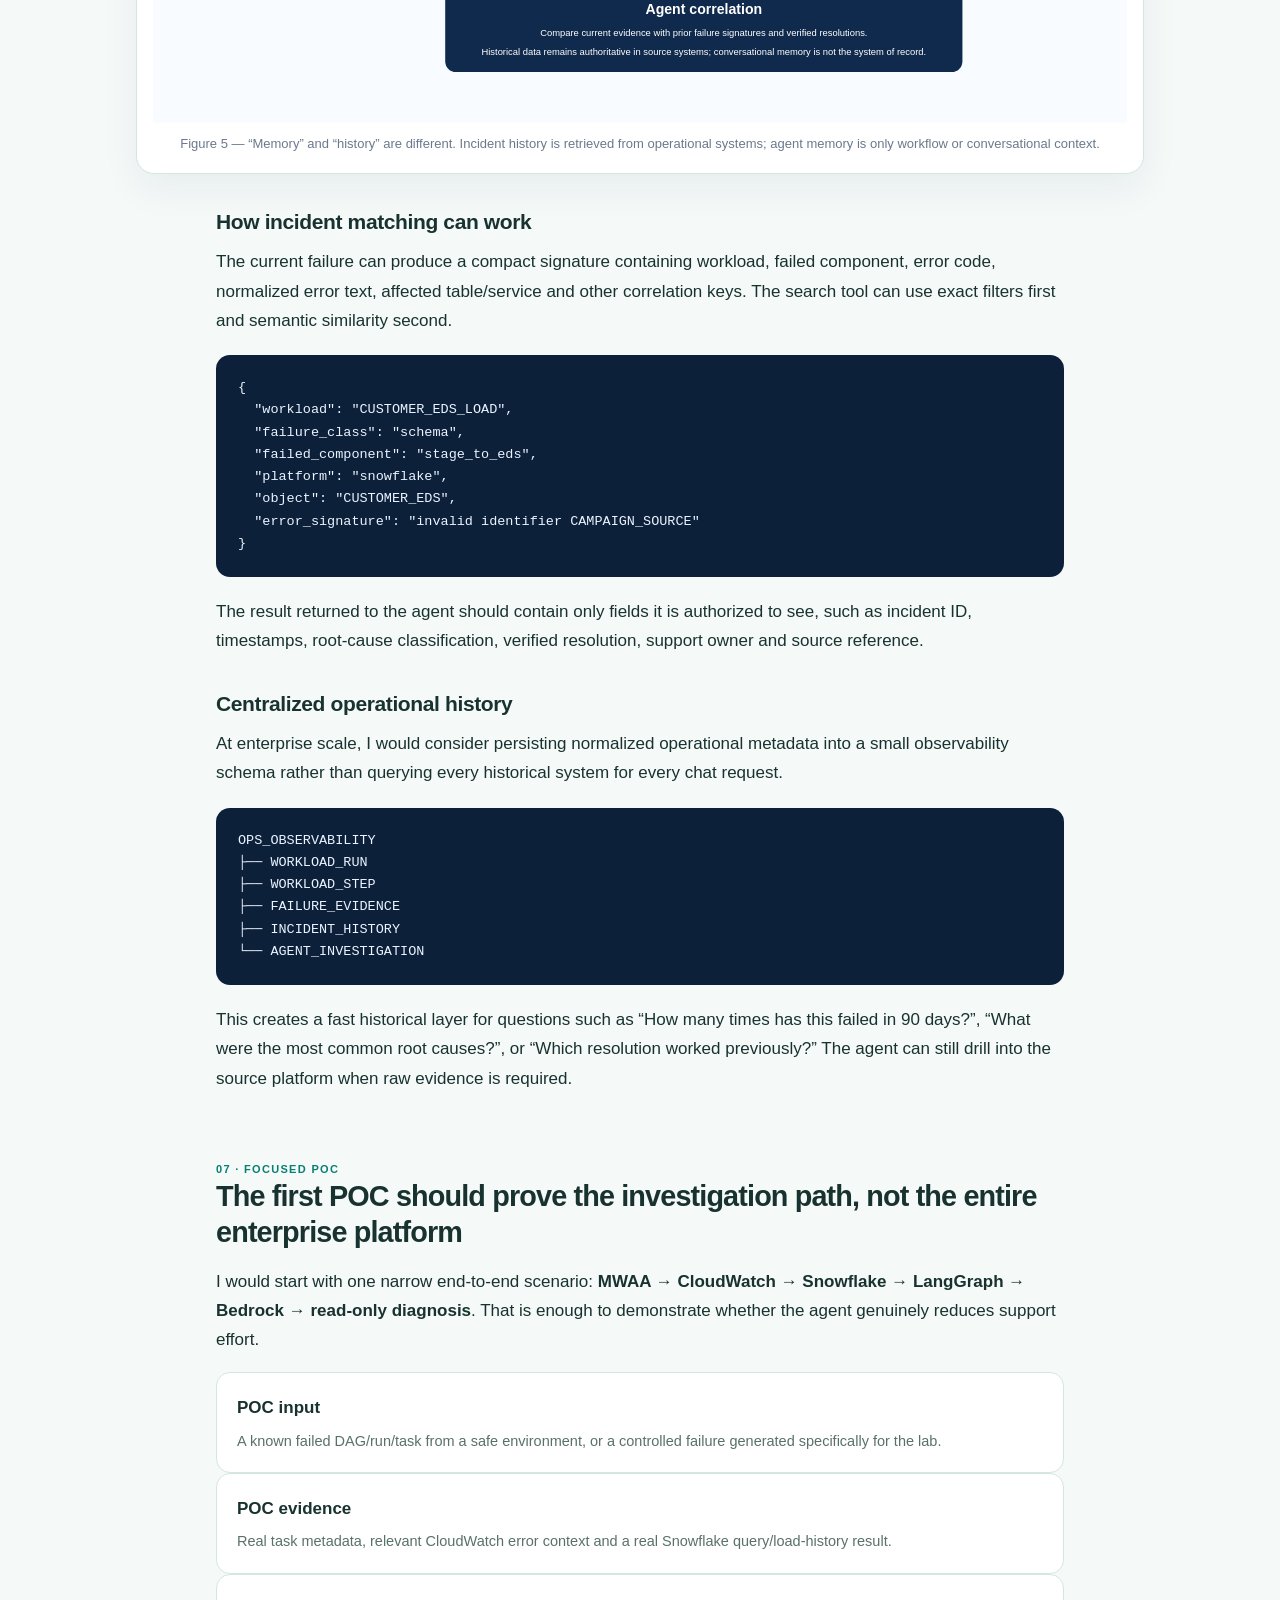
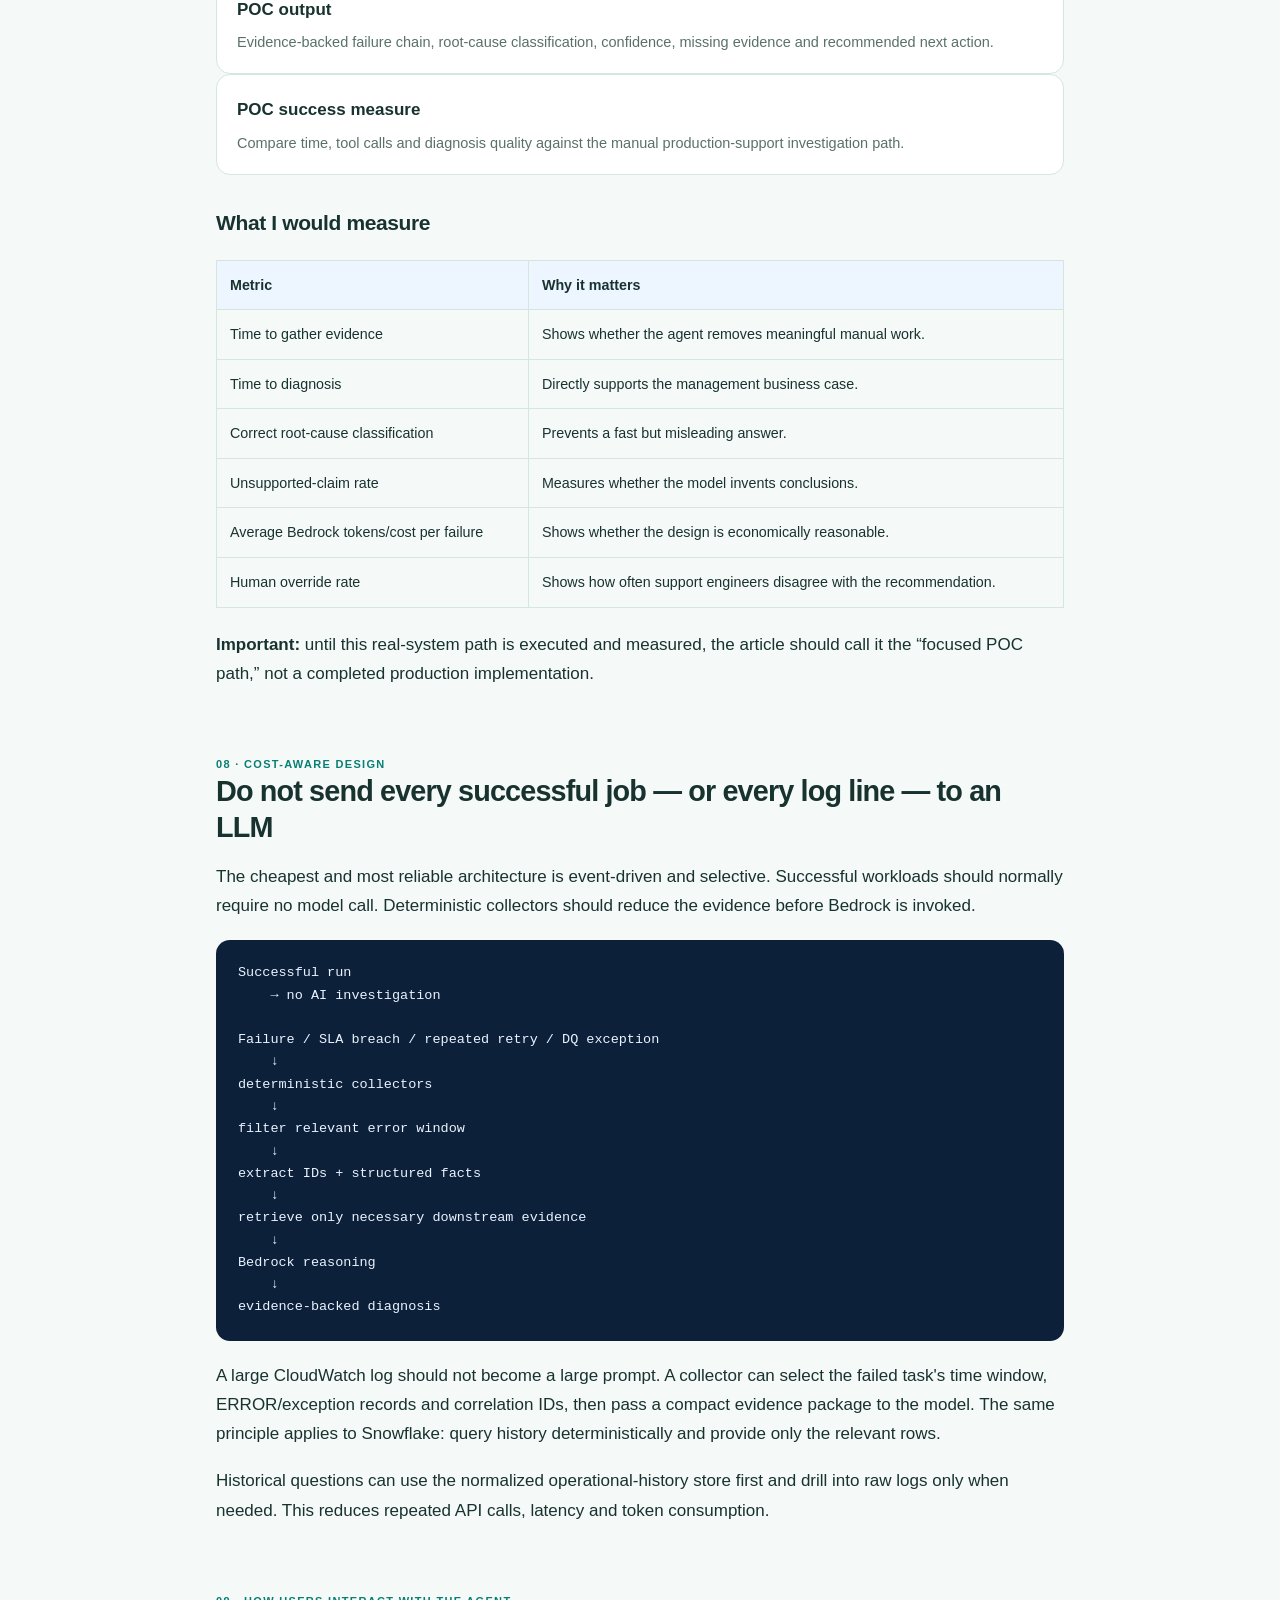
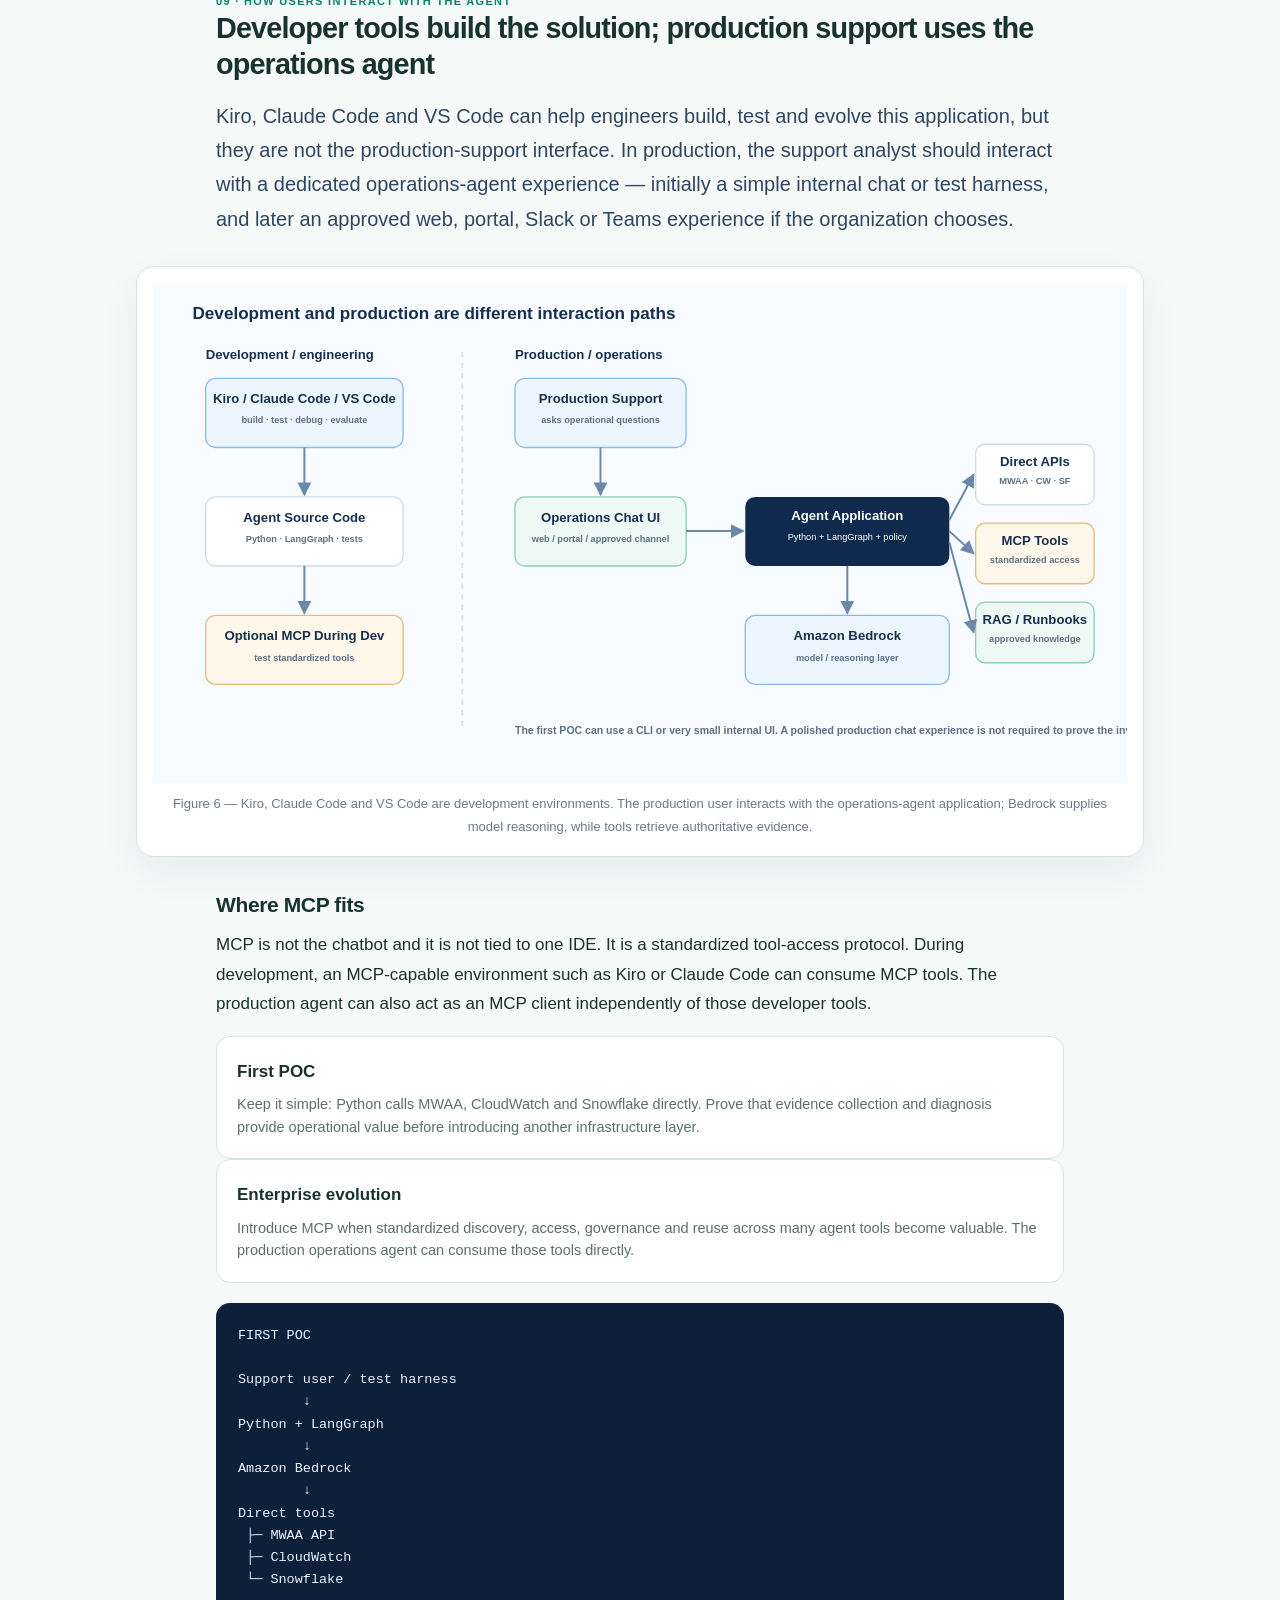
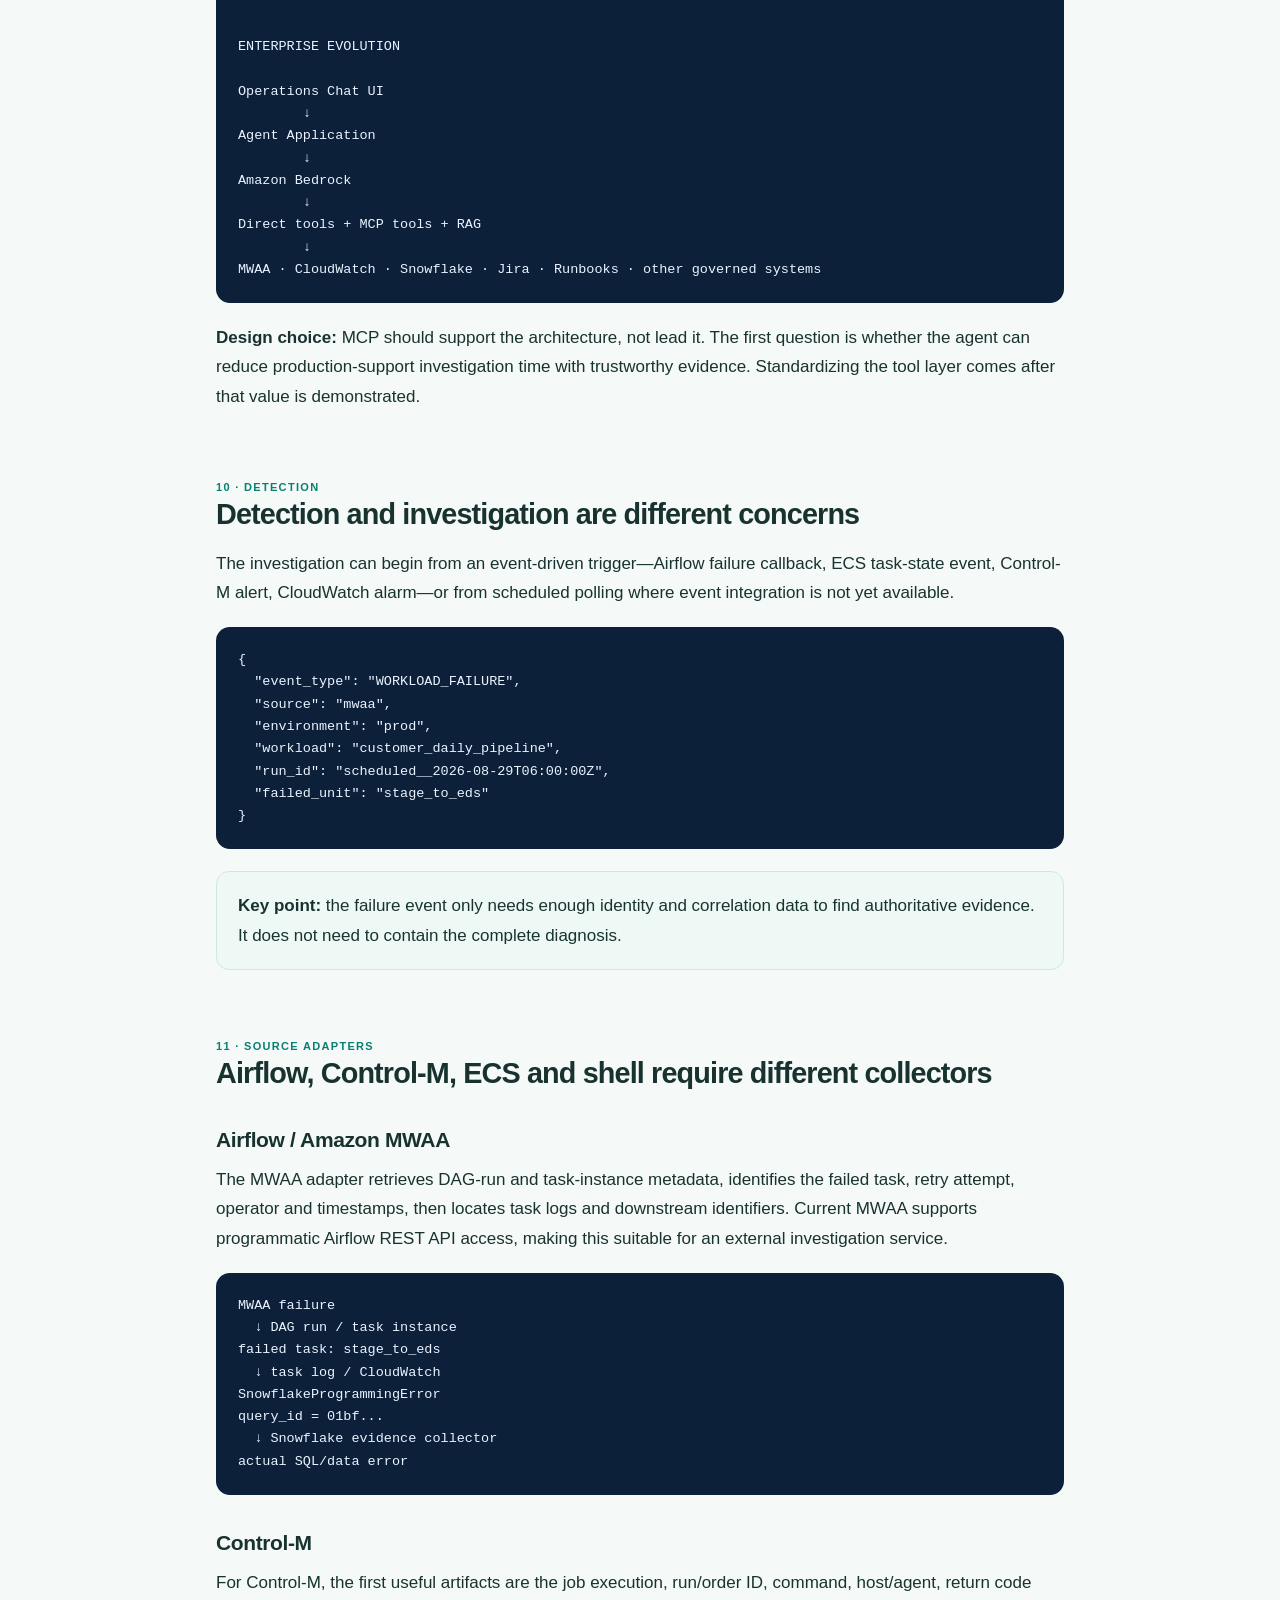
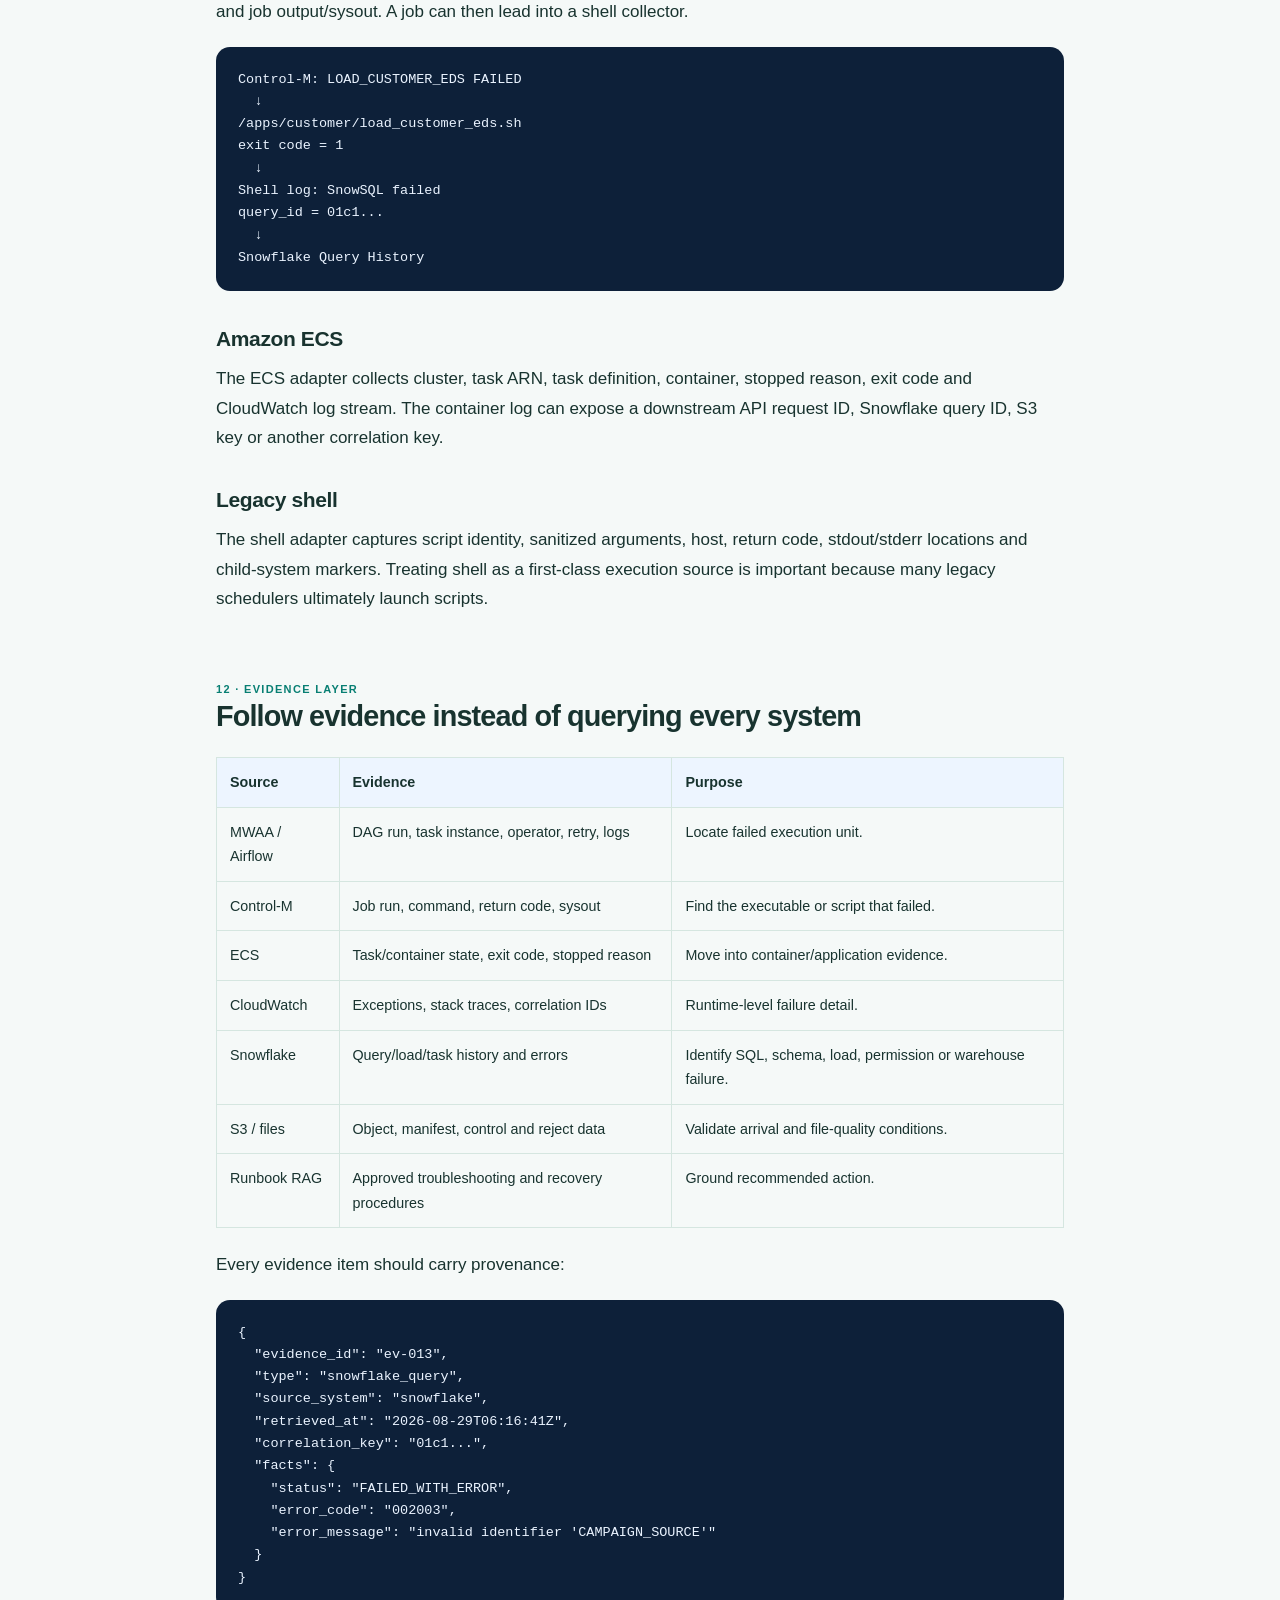
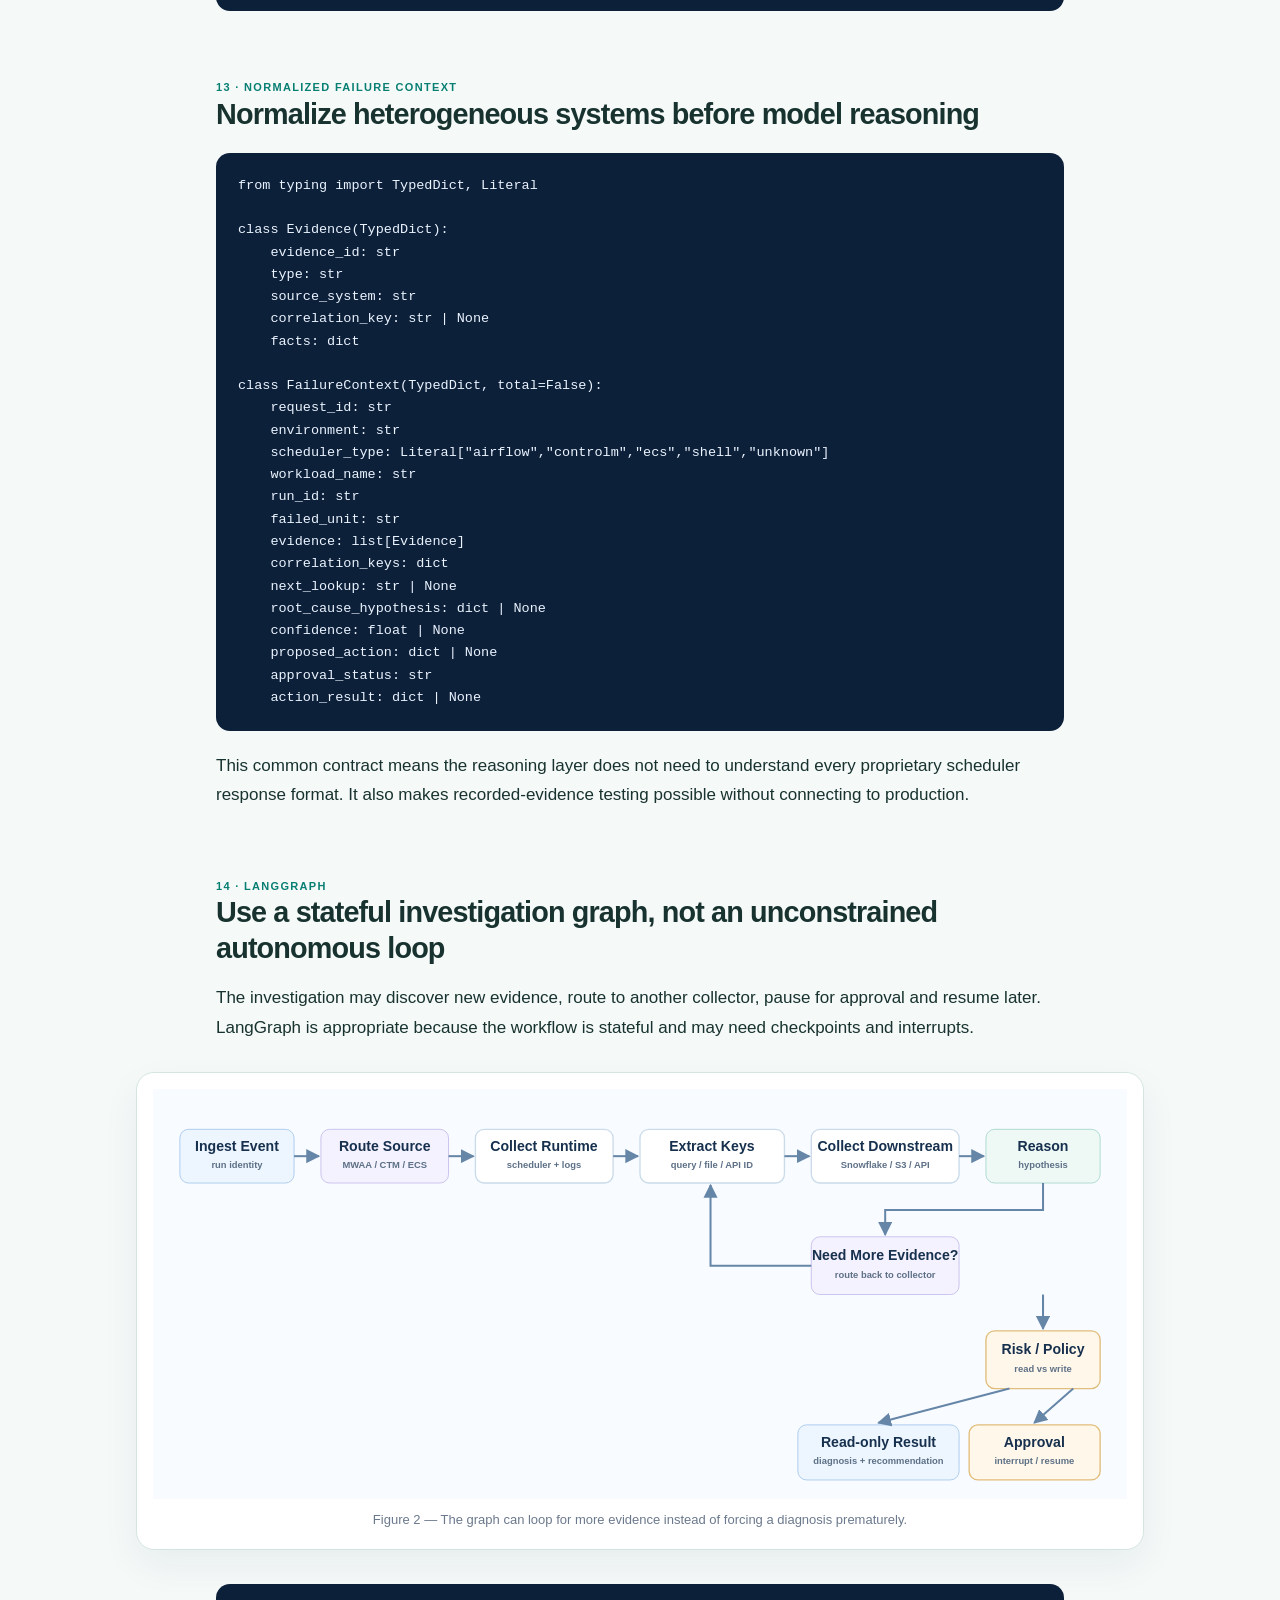
<file: insights/enterprise-ai-operations-agent.html>
<!DOCTYPE html>

<html lang="en">
<head>
<meta charset="utf-8"/><meta content="width=device-width,initial-scale=1" name="viewport"/>
<title>Building an Enterprise AI Operations Agent | Surendra Mukkamalla</title>
<meta content="Architecture and implementation blueprint for investigating failures across Airflow/MWAA, Control-M, ECS, shell workloads and Snowflake using LangGraph, Bedrock, Python, MCP and optional AgentCore." name="description"/>
<style>
:root{--bg:#f7f9fc;--paper:#fff;--ink:#14233b;--muted:#5e6f84;--line:#dbe4ee;--blue:#1769d2;--navy:#0f2a4c;--green:#0a7f75;--amber:#a35b00;--sb:#eef6ff;--sg:#eef9f6;--sa:#fff7ea;--sv:#f5f2ff;--code:#0d2039}
*{box-sizing:border-box}html{scroll-behavior:smooth}
.article,.positioning,figure,pre,table,footer{-webkit-user-select:none;user-select:none;-webkit-touch-callout:none}body{margin:0;background:linear-gradient(180deg,#f7fbff 0,#fff 850px);color:var(--ink);font-family:Inter,system-ui,-apple-system,BlinkMacSystemFont,"Segoe UI",sans-serif;font-size:17px;line-height:1.72}a{color:var(--blue);text-decoration:none}a:hover{text-decoration:underline}header{position:sticky;top:0;z-index:30;background:rgba(248,250,253,.94);backdrop-filter:blur(14px);border-bottom:1px solid rgba(15,42,76,.08)}.hi{max-width:1180px;margin:auto;padding:14px 25px;display:flex;align-items:center;justify-content:space-between;gap:24px}.brand{font-weight:850;color:var(--ink);letter-spacing:-.015em}.brand small{display:block;font-size:10px;color:var(--blue);letter-spacing:.13em;text-transform:uppercase;margin-top:3px}nav{display:flex;gap:24px;font-size:12px;font-weight:800;text-transform:uppercase;letter-spacing:.08em}.hero{max-width:1080px;margin:auto;padding:74px 26px 42px;text-align:center}.kick{font-size:12px;font-weight:850;text-transform:uppercase;letter-spacing:.15em;color:var(--green)}h1{font-size:clamp(39px,5.8vw,66px);line-height:1.03;letter-spacing:-.05em;margin:15px auto 21px;max-width:1050px}.subtitle{font-size:20px;color:#52667f;max-width:920px;margin:auto}.meta,.tags{display:flex;gap:8px 18px;justify-content:center;flex-wrap:wrap;margin-top:20px;color:#637287;font-size:13px}.tags{gap:8px}.tag{background:var(--sb);border:1px solid #d7e8fa;color:#315e91;border-radius:999px;padding:6px 10px;font-size:11px;font-weight:800}.position{max-width:940px;margin:8px auto 58px;padding:0 26px}.note{background:#fff;border:1px solid var(--line);border-left:4px solid var(--green);border-radius:14px;padding:21px 24px;box-shadow:0 12px 30px rgba(15,42,76,.045)}.note strong{color:var(--green)}main{max-width:900px;margin:auto;padding:0 26px 90px}section{margin:0 0 67px}h2{font-size:32px;line-height:1.18;letter-spacing:-.03em;margin:0 0 16px}h3{font-size:22px;line-height:1.3;letter-spacing:-.018em;margin:34px 0 11px}p{margin:0 0 18px}.lead{font-size:20px;color:#30465f}.thesis{font-size:22px;line-height:1.55;font-weight:700;color:var(--navy);padding:22px 24px;border-radius:14px;background:var(--sb);border:1px solid #d8e8fa}.call{padding:19px 21px;border-radius:13px;border:1px solid var(--line);background:#fff;margin:22px 0}.call.am{background:var(--sa);border-color:#f0dcb8}.call.gr{background:var(--sg);border-color:#cfe8df}.call.vi{background:var(--sv);border-color:#ddd6f7}ul,ol{padding-left:24px}li{margin:6px 0}figure{margin:30px -80px 34px;background:#fff;border:1px solid var(--line);border-radius:18px;padding:16px;box-shadow:0 15px 38px rgba(15,42,76,.06)}figure svg{display:block;width:100%;height:auto}figcaption{text-align:center;font-size:13px;color:#6b798d;padding:10px 16px 2px}pre{margin:20px 0;background:var(--code);color:#eaf3ff;padding:22px;border-radius:14px;overflow:auto;font:13.5px/1.65 ui-monospace,SFMono-Regular,Menlo,Monaco,Consolas,monospace}code{font-family:ui-monospace,SFMono-Regular,Menlo,Monaco,Consolas,monospace}table{width:100%;border-collapse:collapse;margin:22px 0;font-size:14.3px}th,td{border:1px solid var(--line);padding:12px 13px;text-align:left;vertical-align:top}th{background:#edf5ff}.grid{display:grid;grid-template-columns:1fr 1fr;gap:15px;margin:23px 0}.card{background:#fff;border:1px solid var(--line);border-radius:14px;padding:20px}.card b{display:block;margin-bottom:7px}.card p{font-size:14.5px;line-height:1.55;color:var(--muted);margin:0}.flow{display:grid;grid-template-columns:repeat(4,1fr);gap:11px;margin:24px 0}.step{border:1px solid var(--line);background:#fff;border-radius:13px;padding:16px}.n{display:grid;place-items:center;width:27px;height:27px;border-radius:50%;background:var(--blue);color:#fff;font-weight:850;font-size:12px;margin-bottom:10px}.step b{display:block}.step span{font-size:13.5px;line-height:1.52;color:var(--muted)}.sc{font-size:11px;letter-spacing:.12em;text-transform:uppercase;font-weight:850;color:var(--blue)}.refs{font-size:14px;color:#5e6f84}footer{border-top:1px solid var(--line);padding:34px 24px;text-align:center;color:#68788e;font-size:12px}@media(max-width:1080px){figure{margin-left:0;margin-right:0}}@media(max-width:760px){nav{display:none}.hero{padding-top:50px}h1{font-size:39px}.grid,.flow{grid-template-columns:1fr}main{padding-left:20px;padding-right:20px}figure{padding:8px}}

/* Strong browser-side copy deterrence for the full article page */
html, body, body * {
  -webkit-user-select: none !important;
  -moz-user-select: none !important;
  -ms-user-select: none !important;
  user-select: none !important;
  -webkit-touch-callout: none !important;
}
img, svg { -webkit-user-drag: none !important; user-drag: none !important; }

</style>
<style id="homepage-font-and-navigation-unification">
html,body,body *{font-family:Inter,ui-sans-serif,-apple-system,BlinkMacSystemFont,"Segoe UI",Roboto,Helvetica,Arial,sans-serif;}
pre,code,pre *,code *{font-family:"SFMono-Regular",Consolas,"Liberation Mono",Menlo,monospace!important;}
html,body,body *{-webkit-user-select:none!important;-moz-user-select:none!important;-ms-user-select:none!important;user-select:none!important;-webkit-touch-callout:none!important;}
img,svg{-webkit-user-drag:none!important;user-drag:none!important;}
</style>
<link href="../assets/article-theme.css" rel="stylesheet"/><style id="portfolio-copy-deterrent">
body,body *:not(input):not(textarea){-webkit-user-select:none!important;user-select:none!important;-webkit-touch-callout:none!important}
img,svg{-webkit-user-drag:none!important}
</style><script id="portfolio-copy-deterrent-script">
document.addEventListener('contextmenu',e=>e.preventDefault());
document.addEventListener('copy',e=>e.preventDefault());
document.addEventListener('cut',e=>e.preventDefault());
document.addEventListener('dragstart',e=>e.preventDefault());
document.addEventListener('keydown',e=>{if((e.ctrlKey||e.metaKey)&&['c','x','a','s','p','u'].includes(e.key.toLowerCase()))e.preventDefault()});
</script></head>
<body oncontextmenu="return false" oncopy="return false" oncut="return false" ondragstart="return false" onselectstart="return false"><header class="portfolio-nav"><div class="portfolio-nav-inner"><a class="portfolio-brand" href="../index.html">Surendra Mukkamalla<small>Enterprise Data · Cloud · Agentic AI</small></a><nav class="portfolio-nav-links"><a href="../index.html#work">Enterprise Projects</a><a href="../index.html#lab">Architecture Lab</a><a href="../index.html#insights">Insights</a><a href="../index.html#capabilities">Expertise</a><a href="../index.html#about">About</a></nav></div></header><div class="portfolio-crumb"><a href="../index.html">Home</a><span>›</span><a href="../index.html#insights">Technical Insights</a></div>
<header><div class="hi"><a class="brand" href="../index.html">SURENDRA MUKKAMALLA<small>Enterprise Data · Cloud · AI Architecture &amp; Engineering</small></a><nav aria-label="Main navigation" class="nav-links"><a href="../index.html#work">Work</a><a href="../index.html#lab">Architecture Lab</a><a href="../index.html#insights">Insights</a><a href="../index.html#capabilities">Capabilities</a><a href="../index.html#about">About</a></nav></div></header>
<section class="hero"><div class="kick">Architecture Lab · Enterprise Agentic AI</div><h1>Building an Enterprise AI Operations Agent</h1><p class="subtitle">From workload failure to evidence collection, root-cause reasoning and governed remediation across Airflow/MWAA, Control-M, ECS, shell workloads and Snowflake.</p><div class="meta"><span>Architecture + implementation blueprint</span><span>•</span><span>~15–18 minute read</span><span>•</span><span>August 2026</span></div><div class="tags"><span class="tag">Amazon Bedrock</span><span class="tag">LangGraph</span><span class="tag">Python</span><span class="tag">LangChain</span><span class="tag">Airflow / MWAA</span><span class="tag">Control-M</span><span class="tag">Amazon ECS</span><span class="tag">Snowflake</span><span class="tag">MCP</span><span class="tag">AgentCore — optional</span></div></section>
<div class="position"><div class="note"><strong>How to read this article.</strong> This article combines three things: a hands-on reference implementation, the focused POC path I would validate first, and the enterprise target architecture required to scale the pattern. I separate those deliberately. Components described as reference implementation or POC direction should not be read as claims that every integration is already deployed in a production client environment. The goal is to show both how the solution works technically and how I would evolve it responsibly into production.</div></div>
<main>
<section><div class="sc">01 · Business problem</div><h2>A scheduler tells us where a workload failed. It usually cannot tell us why the business process failed.</h2><p class="lead">Large enterprises rarely have one orchestration technology. Modern data pipelines may run in Airflow or Amazon MWAA, long-lived batch workloads may remain in Control-M, containerized processes may run on Amazon ECS, and older integration chains may still depend on shell scripts that invoke SnowSQL, APIs, SFTP utilities or internal applications.</p><p>When a workload fails, the first alert usually identifies the execution point: an Airflow task failed, a Control-M job ended with a non-zero return code, an ECS task stopped, or a shell wrapper returned an error. That is only the first layer of evidence.</p><div class="thesis">The agent's first responsibility is evidence collection and correlation—not root-cause generation.</div><p style="margin-top:22px">A Control-M job may fail because a shell script failed. The shell script may have called SnowSQL. SnowSQL may expose a Snowflake query ID. Query history may finally reveal a schema mismatch. The scheduler is where the failure surfaced; it is not necessarily where the failure originated.</p><div class="call vi">“Why did yesterday’s customer pipeline fail? Determine the actual root cause, check the approved runbook, determine whether an incident already exists, and prepare the safest next action.”</div></section>
<section><div class="sc">02 · Design principles</div><h2>Evidence first. Reasoning second. Action last.</h2><div class="grid"><div class="card"><b>Separate detection from investigation</b><p>An alert starts the process. A separate workflow gathers evidence across systems.</p></div><div class="card"><b>Follow the execution chain</b><p>Start from the failed workload and follow task IDs, log streams, script paths, query IDs, files and request IDs.</p></div><div class="card"><b>Normalize before reasoning</b><p>Translate Airflow, Control-M and ECS metadata into one failure-context contract.</p></div><div class="card"><b>Keep policy outside the LLM</b><p>Authorization, approval, idempotency and environment controls remain deterministic.</p></div><div class="card"><b>Use narrow tools</b><p>Expose read_task_log or get_query_history, not unrestricted shell, HTTP or SQL execution.</p></div><div class="card"><b>Preserve provenance</b><p>Every conclusion should trace to source evidence or an approved runbook passage.</p></div></div></section>
<section><div class="sc">03 · Full reference architecture</div><h2>Six layers from failure signal to governed remediation</h2><p>The architecture separates failure detection, source adapters, evidence collectors, normalized investigation state, reasoning and remediation. AgentCore is not required for this core flow.</p>
<figure><svg viewbox="0 0 1500 1160" xmlns="http://www.w3.org/2000/svg"><defs><marker id="m" markerheight="7" markerwidth="7" orient="auto" refx="9" refy="5" viewbox="0 0 10 10"><path d="M0 0L10 5L0 10z" fill="#6889aa"></path></marker></defs><style>.bg{fill:#f8fbff}.b{fill:#fff;stroke:#cbddec;stroke-width:2}.bl{fill:#edf6ff;stroke:#91bce9}.gr{fill:#eef9f6;stroke:#8fcfbd}.am{fill:#fff7ea;stroke:#e4c07c}.vi{fill:#f5f2ff;stroke:#b8ace5}.nv{fill:#0f2a4c}.t{font:700 22px Inter,Arial;fill:#16304e}.s{font:600 15px Inter,Arial;fill:#5b6e85}.c{font:800 15px Inter,Arial;letter-spacing:1.6px;fill:#1769d2}.w{fill:#fff}.ln{stroke:#6889aa;stroke-width:3;fill:none;marker-end:url(#m)}</style><rect class="bg" height="1160" width="1500"></rect><rect class="nv" height="82" rx="18" width="1400" x="50" y="35"></rect><text class="w" style="font:800 28px Inter,Arial" x="82" y="72">Enterprise AI Operations Agent</text><text class="w" style="font:500 16px Inter,Arial" x="82" y="99">Failure detection → evidence collection → normalized context → reasoning → governed remediation</text><text class="c" x="65" y="159">1 · FAILURE SOURCES</text><rect class="b bl" height="92" rx="14" width="300" x="65" y="178"></rect><text class="t" text-anchor="middle" x="215" y="215">Airflow / MWAA</text><text class="s" text-anchor="middle" x="215" y="244">DAG run · task instance</text><rect class="b bl" height="92" rx="14" width="300" x="390" y="178"></rect><text class="t" text-anchor="middle" x="540" y="215">Control-M</text><text class="s" text-anchor="middle" x="540" y="244">job · step · sysout</text><rect class="b bl" height="92" rx="14" width="300" x="715" y="178"></rect><text class="t" text-anchor="middle" x="865" y="215">ECS / Batch</text><text class="s" text-anchor="middle" x="865" y="244">task · container</text><rect class="b bl" height="92" rx="14" width="300" x="1040" y="178"></rect><text class="t" text-anchor="middle" x="1190" y="215">Shell / Legacy</text><text class="s" text-anchor="middle" x="1190" y="244">script · stderr · log</text><rect class="b vi" height="82" rx="16" width="530" x="485" y="313"></rect><text class="t" text-anchor="middle" x="750" y="347">Failure Event + Investigation Router</text><text class="s" text-anchor="middle" x="750" y="374">system · workload · run ID · environment · correlation keys</text><path class="ln" d="M215 270L620 313"></path><path class="ln" d="M540 270L690 313"></path><path class="ln" d="M865 270L810 313"></path><path class="ln" d="M1190 270L890 313"></path><text class="c" x="65" y="447">2 · EXECUTION SOURCE ADAPTERS</text><rect class="b" height="96" rx="14" width="300" x="65" y="466"></rect><text class="t" text-anchor="middle" x="215" y="502">MWAA Adapter</text><text class="s" text-anchor="middle" x="215" y="530">REST API · DAG/task metadata</text><rect class="b" height="96" rx="14" width="300" x="390" y="466"></rect><text class="t" text-anchor="middle" x="540" y="502">Control-M Adapter</text><text class="s" text-anchor="middle" x="540" y="530">job metadata · output · command</text><rect class="b" height="96" rx="14" width="300" x="715" y="466"></rect><text class="t" text-anchor="middle" x="865" y="502">ECS Adapter</text><text class="s" text-anchor="middle" x="865" y="530">task · container · log stream</text><rect class="b" height="96" rx="14" width="300" x="1040" y="466"></rect><text class="t" text-anchor="middle" x="1190" y="502">Shell Adapter</text><text class="s" text-anchor="middle" x="1190" y="530">script · exit · stderr</text><path class="ln" d="M750 395L215 463"></path><path class="ln" d="M750 395L540 463"></path><path class="ln" d="M750 395L865 463"></path><path class="ln" d="M750 395L1190 463"></path><text class="c" x="65" y="620">3 · EVIDENCE COLLECTORS</text><rect class="b am" height="94" rx="14" width="260" x="65" y="640"></rect><text class="t" text-anchor="middle" x="195" y="676">CloudWatch</text><text class="s" text-anchor="middle" x="195" y="705">task / container logs</text><rect class="b am" height="94" rx="14" width="260" x="345" y="640"></rect><text class="t" text-anchor="middle" x="475" y="676">Snowflake</text><text class="s" text-anchor="middle" x="475" y="705">query · load · task history</text><rect class="b am" height="94" rx="14" width="260" x="625" y="640"></rect><text class="t" text-anchor="middle" x="755" y="676">S3 / Files</text><text class="s" text-anchor="middle" x="755" y="705">manifest · reject · control</text><rect class="b am" height="94" rx="14" width="260" x="905" y="640"></rect><text class="t" text-anchor="middle" x="1035" y="676">Application APIs</text><text class="s" text-anchor="middle" x="1035" y="705">service / dependency health</text><rect class="b am" height="94" rx="14" width="260" x="1185" y="640"></rect><text class="t" text-anchor="middle" x="1315" y="676">Runbook RAG</text><text class="s" text-anchor="middle" x="1315" y="705">approved operating knowledge</text><rect class="nv" height="94" rx="17" width="740" x="380" y="780"></rect><text class="w" style="font:800 23px Inter,Arial" text-anchor="middle" x="750" y="817">Normalized Failure Context</text><text class="w" style="font:500 15px Inter,Arial" text-anchor="middle" x="750" y="847">execution + evidence + provenance + correlation keys + risk + next lookup</text><path class="ln" d="M195 734L530 780"></path><path class="ln" d="M475 734L620 780"></path><path class="ln" d="M755 734L750 780"></path><path class="ln" d="M1035 734L880 780"></path><path class="ln" d="M1315 734L970 780"></path><text class="c" x="65" y="930">4 · INVESTIGATION, REASONING &amp; ACTION</text><rect class="b vi" height="108" rx="14" width="300" x="65" y="950"></rect><text class="t" text-anchor="middle" x="215" y="988">LangGraph</text><text class="s" text-anchor="middle" x="215" y="1017">state · routing · checkpoints</text><text class="s" text-anchor="middle" x="215" y="1041">interrupt / resume</text><rect class="b gr" height="108" rx="14" width="300" x="390" y="950"></rect><text class="t" text-anchor="middle" x="540" y="988">Amazon Bedrock</text><text class="s" text-anchor="middle" x="540" y="1017">correlation · hypothesis</text><text class="s" text-anchor="middle" x="540" y="1041">grounded synthesis</text><rect class="b am" height="108" rx="14" width="300" x="715" y="950"></rect><text class="t" text-anchor="middle" x="865" y="988">Python Policy</text><text class="s" text-anchor="middle" x="865" y="1017">allowlist · identity · risk</text><text class="s" text-anchor="middle" x="865" y="1041">idempotency · approval</text><rect class="b bl" height="108" rx="14" width="405" x="1040" y="950"></rect><text class="t" text-anchor="middle" x="1243" y="988">Governed Remediation</text><text class="s" text-anchor="middle" x="1243" y="1017">report · Jira · retry · remediation</text><text class="s" text-anchor="middle" x="1243" y="1041">MCP / Gateway optional</text><path class="ln" d="M750 874L215 947"></path><path class="ln" d="M750 874L540 947"></path><path class="ln" d="M750 874L865 947"></path><path class="ln" d="M1015 1004L1037 1004"></path><rect class="nv" height="46" rx="13" width="1380" x="65" y="1092"></rect><text class="w" style="font:700 15px Inter,Arial" text-anchor="middle" x="750" y="1122">IAM · secrets · tool authorization · audit · observability · evaluation · cost · latency · data classification</text></svg><figcaption>Figure 1 — The scheduler/orchestrator is only the starting point. The investigator follows evidence into the system where execution actually failed.</figcaption></figure></section>
<section><div class="sc">04 · What exists today vs. what comes next</div>
<h2>Separate the reference implementation, the focused POC and the production target</h2>
<p class="lead">A useful architecture article should make it obvious what has been designed, what exists as a lab/reference implementation, what still needs real-system validation, and what belongs to a later production evolution.</p>
<table><thead><tr><th>Capability</th><th>Status in this article</th><th>Purpose</th></tr></thead><tbody>
<tr><td>LangGraph investigation state model</td><td><span class="pill">Reference implementation</span></td><td>Explicit routing, state, policy gates and resumable investigation flow.</td></tr>
<tr><td>Normalized FailureContext</td><td><span class="pill">Reference implementation</span></td><td>Common contract across Airflow, Control-M, ECS, shell and downstream evidence.</td></tr>
<tr><td>Deterministic policy / approval pattern</td><td><span class="pill">Reference implementation</span></td><td>Keeps authorization and write decisions outside model reasoning.</td></tr>
<tr><td>MWAA → CloudWatch → Snowflake evidence chain</td><td>Focused POC path</td><td>First real integration to validate end-to-end because it is narrow, measurable and operationally useful.</td></tr>
<tr><td>Historical incident search</td><td>POC extension</td><td>Search Jira, ServiceNow or an operational incident store for similar failures and previous resolutions.</td></tr>
<tr><td>Control-M → shell → Snowflake</td><td>Enterprise expansion</td><td>Extends the normalized investigation model to legacy batch workloads.</td></tr>
<tr><td>ECS → CloudWatch → downstream systems</td><td>Enterprise expansion</td><td>Extends investigation to containerized workloads and application dependencies.</td></tr>
<tr><td>MCP capability layer</td><td>Production evolution</td><td>Standardizes governed enterprise tools as the integration surface grows.</td></tr>
<tr><td>Amazon Bedrock AgentCore</td><td>Optional production evolution</td><td>Managed runtime, gateway, memory and observability options where they add operational value.</td></tr>
</tbody></table>
<div class="callout green"><strong>Publishing principle:</strong> once a real MWAA → CloudWatch → Snowflake → Bedrock run is executed and measured, the corresponding row can be changed to “Implemented &amp; validated,” with actual results added to the article.</div>
</section>
<section><div class="sc">05 · Why a support team would use it</div>
<h2>The agent should reduce investigation time, not duplicate the alert</h2>
<p>Airflow, Control-M and monitoring systems already tell support teams that a workload failed. Repeating that notification in a chat interface adds little value. The agent becomes useful when it automatically performs the investigation steps a support engineer would otherwise perform manually across several consoles.</p>
<figure><svg viewbox="0 0 1450 650" xmlns="http://www.w3.org/2000/svg"><defs><marker id="a4" markerheight="7" markerwidth="7" orient="auto" refx="9" refy="5" viewbox="0 0 10 10"><path d="M0 0L10 5L0 10z" fill="#6a89aa"></path></marker></defs><style>.b{fill:#fff;stroke:#cbddec;stroke-width:2}.bl{fill:#edf6ff;stroke:#8fb9e7}.gr{fill:#eef9f6;stroke:#8fcbb9}.nv{fill:#0f2a4c}.t{font:700 19px Inter,Arial;fill:#16304e}.s{font:600 13px Inter,Arial;fill:#5d7086}.w{fill:#fff}.l{stroke:#6a89aa;stroke-width:3;fill:none;marker-end:url(#a4)}</style><rect fill="#f8fbff" height="650" width="1450"></rect><text class="t" style="font-size:25px" x="55" y="50">From notification to investigation</text><text class="t" x="55" y="100">Traditional support workflow</text><rect class="bl" height="75" rx="12" width="190" x="55" y="125"></rect><text class="t" text-anchor="middle" x="150" y="155">Failure Alert</text><text class="s" text-anchor="middle" x="150" y="180">DAG / job failed</text><rect class="b" height="75" rx="12" width="190" x="285" y="125"></rect><text class="t" text-anchor="middle" x="380" y="155">Open Scheduler</text><text class="s" text-anchor="middle" x="380" y="180">find failed step</text><rect class="b" height="75" rx="12" width="190" x="515" y="125"></rect><text class="t" text-anchor="middle" x="610" y="155">Open Logs</text><text class="s" text-anchor="middle" x="610" y="180">find exception</text><rect class="b" height="75" rx="12" width="190" x="745" y="125"></rect><text class="t" text-anchor="middle" x="840" y="155">Check Platform</text><text class="s" text-anchor="middle" x="840" y="180">Snowflake / API</text><rect class="b" height="75" rx="12" width="190" x="975" y="125"></rect><text class="t" text-anchor="middle" x="1070" y="155">Search History</text><text class="s" text-anchor="middle" x="1070" y="180">tickets / runbooks</text><rect class="b" height="75" rx="12" width="190" x="1205" y="125"></rect><text class="t" text-anchor="middle" x="1300" y="155">Decide Action</text><text class="s" text-anchor="middle" x="1300" y="180">manual correlation</text><path class="l" d="M245 162L282 162"></path><path class="l" d="M475 162L512 162"></path><path class="l" d="M705 162L742 162"></path><path class="l" d="M935 162L972 162"></path><path class="l" d="M1165 162L1202 162"></path><text class="t" x="55" y="295">Agent-assisted workflow</text><rect class="bl" height="90" rx="13" width="210" x="55" y="320"></rect><text class="t" text-anchor="middle" x="160" y="354">Failure Alert</text><text class="s" text-anchor="middle" x="160" y="381">or support question</text><rect class="nv" height="90" rx="13" width="720" x="320" y="320"></rect><text class="w" style="font:800 21px Inter,Arial" text-anchor="middle" x="680" y="352">Agent gathers and correlates evidence</text><text class="w" style="font:500 14px Inter,Arial" text-anchor="middle" x="680" y="380">scheduler → logs → Snowflake / runtime → historical incidents → runbook</text><rect class="gr" height="90" rx="13" width="300" x="1095" y="320"></rect><text class="t" text-anchor="middle" x="1245" y="352">Evidence-backed Answer</text><text class="s" text-anchor="middle" x="1245" y="380">root cause + next action</text><path class="l" d="M265 365L317 365"></path><path class="l" d="M1040 365L1092 365"></path><rect class="b" height="110" rx="16" width="1075" x="320" y="480"></rect><text class="t" x="350" y="515">Example chat</text><text class="s" style="font-size:15px" x="350" y="546">“Why did CUSTOMER_EDS_LOAD fail this morning? Has this happened before, and what should we do?”</text><text class="s" style="font-size:15px" x="350" y="575">The answer should cite current execution evidence, comparable historical incidents and the approved procedure.</text></svg><figcaption>Figure 4 — The business case is investigation acceleration. The notification already exists; the agent removes manual console-hopping and correlation work.</figcaption></figure>
<h3>What a useful chat answer looks like</h3>
<pre>User:
Why did CUSTOMER_EDS_LOAD fail this morning?

Agent:
I traced the failed execution across three systems.

1. Control-M
   LOAD_CUSTOMER_EDS failed at 06:08.
   The failing command was load_customer_eds.sh; exit code 1.

2. Shell execution
   The script reached SnowSQL successfully.
   SnowSQL returned query ID 01c1....

3. Snowflake
   Query 01c1... failed with:
   invalid identifier 'CAMPAIGN_SOURCE'.

4. History
   I found a similar resolved incident associated with the
   same workload and schema-drift signature.

Assessment:
The scheduler and shell wrapper appear healthy.
The strongest evidence points to an upstream/schema-contract change.

Recommended next step:
Validate the upstream schema change and update the stage-to-EDS
mapping before retrying. An immediate retry is likely to fail again.</pre>
<p>The answer is valuable only if the evidence was actually retrieved. The model should not manufacture the Control-M status, query ID, historical incident or remediation.</p>
</section>
<section><div class="sc">06 · Historical incidents and operational memory</div>
<h2>Previous incidents must come from an authoritative source — not from the LLM's memory</h2>
<p>When a user asks “Has this happened before?” the agent needs an incident-search capability. Depending on the enterprise, that tool may query Jira, ServiceNow, another support platform or a curated operational-history table.</p>
<figure><svg viewbox="0 0 1450 620" xmlns="http://www.w3.org/2000/svg"><defs><marker id="a5" markerheight="7" markerwidth="7" orient="auto" refx="9" refy="5" viewbox="0 0 10 10"><path d="M0 0L10 5L0 10z" fill="#6989aa"></path></marker></defs><style>.b{fill:#fff;stroke:#cbddec;stroke-width:2}.bl{fill:#edf6ff;stroke:#8fb9e7}.gr{fill:#eef9f6;stroke:#8fcbb9}.am{fill:#fff7ea;stroke:#e1bd7b}.nv{fill:#0f2a4c}.t{font:700 20px Inter,Arial;fill:#16304e}.s{font:600 14px Inter,Arial;fill:#5d7086}.w{fill:#fff}.l{stroke:#6989aa;stroke-width:3;fill:none;marker-end:url(#a5)}</style><rect fill="#f8fbff" height="620" width="1450"></rect><rect class="bl" height="100" rx="15" width="270" x="70" y="75"></rect><text class="t" text-anchor="middle" x="205" y="113">Current Failure</text><text class="s" text-anchor="middle" x="205" y="143">workload + error signature</text><rect class="nv" height="100" rx="15" width="330" x="435" y="75"></rect><text class="w" style="font:800 20px Inter,Arial" text-anchor="middle" x="600" y="113">Incident Search Tool</text><text class="w" style="font:500 14px Inter,Arial" text-anchor="middle" x="600" y="143">exact + semantic matching</text><path class="l" d="M340 125L432 125"></path><rect class="b" height="90" rx="14" width="250" x="860" y="30"></rect><text class="t" text-anchor="middle" x="985" y="65">Jira</text><text class="s" text-anchor="middle" x="985" y="93">issues / resolutions</text><rect class="b" height="90" rx="14" width="250" x="860" y="145"></rect><text class="t" text-anchor="middle" x="985" y="180">ServiceNow</text><text class="s" text-anchor="middle" x="985" y="208">incidents / problem records</text><rect class="am" height="90" rx="14" width="250" x="860" y="260"></rect><text class="t" text-anchor="middle" x="985" y="295">OPS History</text><text class="s" text-anchor="middle" x="985" y="323">normalized Snowflake tables</text><path class="l" d="M765 115L857 75"></path><path class="l" d="M765 125L857 190"></path><path class="l" d="M730 175L857 305"></path><rect class="gr" height="150" rx="15" width="220" x="1180" y="110"></rect><text class="t" text-anchor="middle" x="1290" y="145">Similar Incidents</text><text class="s" text-anchor="middle" x="1290" y="178">incident ID</text><text class="s" text-anchor="middle" x="1290" y="202">root cause</text><text class="s" text-anchor="middle" x="1290" y="226">resolution</text><path class="l" d="M1110 75L1177 145"></path><path class="l" d="M1110 190L1177 185"></path><path class="l" d="M1110 305L1177 225"></path><rect class="nv" height="125" rx="16" width="770" x="435" y="420"></rect><text class="w" style="font:800 21px Inter,Arial" text-anchor="middle" x="820" y="458">Agent correlation</text><text class="w" style="font:500 14px Inter,Arial" text-anchor="middle" x="820" y="491">Compare current evidence with prior failure signatures and verified resolutions.</text><text class="w" style="font:500 14px Inter,Arial" text-anchor="middle" x="820" y="520">Historical data remains authoritative in source systems; conversational memory is not the system of record.</text><path class="l" d="M1290 260L1100 417"></path></svg><figcaption>Figure 5 — “Memory” and “history” are different. Incident history is retrieved from operational systems; agent memory is only workflow or conversational context.</figcaption></figure>
<h3>How incident matching can work</h3><p>The current failure can produce a compact signature containing workload, failed component, error code, normalized error text, affected table/service and other correlation keys. The search tool can use exact filters first and semantic similarity second.</p>
<pre>{
  "workload": "CUSTOMER_EDS_LOAD",
  "failure_class": "schema",
  "failed_component": "stage_to_eds",
  "platform": "snowflake",
  "object": "CUSTOMER_EDS",
  "error_signature": "invalid identifier CAMPAIGN_SOURCE"
}</pre>
<p>The result returned to the agent should contain only fields it is authorized to see, such as incident ID, timestamps, root-cause classification, verified resolution, support owner and source reference.</p>
<h3>Centralized operational history</h3><p>At enterprise scale, I would consider persisting normalized operational metadata into a small observability schema rather than querying every historical system for every chat request.</p>
<pre>OPS_OBSERVABILITY
├── WORKLOAD_RUN
├── WORKLOAD_STEP
├── FAILURE_EVIDENCE
├── INCIDENT_HISTORY
└── AGENT_INVESTIGATION</pre>
<p>This creates a fast historical layer for questions such as “How many times has this failed in 90 days?”, “What were the most common root causes?”, or “Which resolution worked previously?” The agent can still drill into the source platform when raw evidence is required.</p>
</section>
<section><div class="sc">07 · Focused POC</div>
<h2>The first POC should prove the investigation path, not the entire enterprise platform</h2>
<p>I would start with one narrow end-to-end scenario: <strong>MWAA → CloudWatch → Snowflake → LangGraph → Bedrock → read-only diagnosis</strong>. That is enough to demonstrate whether the agent genuinely reduces support effort.</p>
<div class="two"><div class="card"><b>POC input</b><p>A known failed DAG/run/task from a safe environment, or a controlled failure generated specifically for the lab.</p></div><div class="card"><b>POC evidence</b><p>Real task metadata, relevant CloudWatch error context and a real Snowflake query/load-history result.</p></div><div class="card"><b>POC output</b><p>Evidence-backed failure chain, root-cause classification, confidence, missing evidence and recommended next action.</p></div><div class="card"><b>POC success measure</b><p>Compare time, tool calls and diagnosis quality against the manual production-support investigation path.</p></div></div>
<h3>What I would measure</h3>
<table><thead><tr><th>Metric</th><th>Why it matters</th></tr></thead><tbody>
<tr><td>Time to gather evidence</td><td>Shows whether the agent removes meaningful manual work.</td></tr>
<tr><td>Time to diagnosis</td><td>Directly supports the management business case.</td></tr>
<tr><td>Correct root-cause classification</td><td>Prevents a fast but misleading answer.</td></tr>
<tr><td>Unsupported-claim rate</td><td>Measures whether the model invents conclusions.</td></tr>
<tr><td>Average Bedrock tokens/cost per failure</td><td>Shows whether the design is economically reasonable.</td></tr>
<tr><td>Human override rate</td><td>Shows how often support engineers disagree with the recommendation.</td></tr>
</tbody></table>
<div class="callout amber"><strong>Important:</strong> until this real-system path is executed and measured, the article should call it the “focused POC path,” not a completed production implementation.</div>
</section>
<section><div class="sc">08 · Cost-aware design</div>
<h2>Do not send every successful job — or every log line — to an LLM</h2>
<p>The cheapest and most reliable architecture is event-driven and selective. Successful workloads should normally require no model call. Deterministic collectors should reduce the evidence before Bedrock is invoked.</p>
<pre>Successful run
    → no AI investigation

Failure / SLA breach / repeated retry / DQ exception
    ↓
deterministic collectors
    ↓
filter relevant error window
    ↓
extract IDs + structured facts
    ↓
retrieve only necessary downstream evidence
    ↓
Bedrock reasoning
    ↓
evidence-backed diagnosis</pre>
<p>A large CloudWatch log should not become a large prompt. A collector can select the failed task's time window, ERROR/exception records and correlation IDs, then pass a compact evidence package to the model. The same principle applies to Snowflake: query history deterministically and provide only the relevant rows.</p>
<p>Historical questions can use the normalized operational-history store first and drill into raw logs only when needed. This reduces repeated API calls, latency and token consumption.</p>
</section>
<section><div class="sc">09 · How users interact with the agent</div>
<h2>Developer tools build the solution; production support uses the operations agent</h2>
<p class="lead">Kiro, Claude Code and VS Code can help engineers build, test and evolve this application, but they are not the production-support interface. In production, the support analyst should interact with a dedicated operations-agent experience — initially a simple internal chat or test harness, and later an approved web, portal, Slack or Teams experience if the organization chooses.</p>
<figure>
<svg aria-label="Development versus production interaction architecture" role="img" viewbox="0 0 1480 760" xmlns="http://www.w3.org/2000/svg">
<defs><marker id="u1" markerheight="7" markerwidth="7" orient="auto" refx="9" refy="5" viewbox="0 0 10 10"><path d="M0 0L10 5L0 10z" fill="#6a89aa"></path></marker></defs>
<style>.bx{fill:#fff;stroke:#cbddec;stroke-width:2}.bl{fill:#edf6ff;stroke:#8fb9e7;stroke-width:2}.gr{fill:#eef9f6;stroke:#8fcbb9;stroke-width:2}.am{fill:#fff7ea;stroke:#e1bd7b;stroke-width:2}.nv{fill:#0f2a4c}.tt{font:700 20px Inter,Arial;fill:#16304e}.ss{font:600 14px Inter,Arial;fill:#5d7086}.ww{fill:#fff}.ln{stroke:#6a89aa;stroke-width:3;fill:none;marker-end:url(#u1)}</style>
<rect fill="#f8fbff" height="760" width="1480"></rect>
<text class="tt" style="font-size:26px" x="60" y="54">Development and production are different interaction paths</text>
<text class="tt" x="80" y="115">Development / engineering</text>
<rect class="bl" height="105" rx="15" width="300" x="80" y="145"></rect>
<text class="tt" text-anchor="middle" x="230" y="182">Kiro / Claude Code / VS Code</text>
<text class="ss" text-anchor="middle" x="230" y="213">build · test · debug · evaluate</text>
<rect class="bx" height="105" rx="15" width="300" x="80" y="325"></rect>
<text class="tt" text-anchor="middle" x="230" y="363">Agent Source Code</text>
<text class="ss" text-anchor="middle" x="230" y="394">Python · LangGraph · tests</text>
<path class="ln" d="M230 250L230 322"></path>
<rect class="am" height="105" rx="15" width="300" x="80" y="505"></rect>
<text class="tt" text-anchor="middle" x="230" y="543">Optional MCP During Dev</text>
<text class="ss" text-anchor="middle" x="230" y="574">test standardized tools</text>
<path class="ln" d="M230 430L230 502"></path>
<line stroke="#d6e2ee" stroke-dasharray="8 8" stroke-width="3" x1="470" x2="470" y1="105" y2="680"></line>
<text class="tt" x="550" y="115">Production / operations</text>
<rect class="bl" height="105" rx="15" width="260" x="550" y="145"></rect>
<text class="tt" text-anchor="middle" x="680" y="182">Production Support</text>
<text class="ss" text-anchor="middle" x="680" y="213">asks operational questions</text>
<rect class="gr" height="105" rx="15" width="260" x="550" y="325"></rect>
<text class="tt" text-anchor="middle" x="680" y="363">Operations Chat UI</text>
<text class="ss" text-anchor="middle" x="680" y="394">web / portal / approved channel</text>
<path class="ln" d="M680 250L680 322"></path>
<rect class="nv" height="105" rx="15" width="310" x="900" y="325"></rect>
<text class="ww" style="font:800 20px Inter,Arial" text-anchor="middle" x="1055" y="360">Agent Application</text>
<text class="ww" style="font:500 14px Inter,Arial" text-anchor="middle" x="1055" y="391">Python + LangGraph + policy</text>
<path class="ln" d="M810 377L897 377"></path>
<rect class="bl" height="105" rx="15" width="310" x="900" y="505"></rect>
<text class="tt" text-anchor="middle" x="1055" y="543">Amazon Bedrock</text>
<text class="ss" text-anchor="middle" x="1055" y="574">model / reasoning layer</text>
<path class="ln" d="M1055 430L1055 502"></path>
<rect class="bx" height="92" rx="14" width="180" x="1250" y="245"></rect>
<text class="tt" text-anchor="middle" x="1340" y="278">Direct APIs</text>
<text class="ss" text-anchor="middle" x="1340" y="306">MWAA · CW · SF</text>
<rect class="am" height="92" rx="14" width="180" x="1250" y="365"></rect>
<text class="tt" text-anchor="middle" x="1340" y="398">MCP Tools</text>
<text class="ss" text-anchor="middle" x="1340" y="426">standardized access</text>
<rect class="gr" height="92" rx="14" width="180" x="1250" y="485"></rect>
<text class="tt" text-anchor="middle" x="1340" y="518">RAG / Runbooks</text>
<text class="ss" text-anchor="middle" x="1340" y="546">approved knowledge</text>
<path class="ln" d="M1210 360L1247 291"></path>
<path class="ln" d="M1210 377L1247 411"></path>
<path class="ln" d="M1210 394L1247 531"></path>
<text class="ss" style="font-size:16px" x="550" y="685">The first POC can use a CLI or very small internal UI. A polished production chat experience is not required to prove the investigation flow.</text>
</svg>
<figcaption>Figure 6 — Kiro, Claude Code and VS Code are development environments. The production user interacts with the operations-agent application; Bedrock supplies model reasoning, while tools retrieve authoritative evidence.</figcaption>
</figure>
<h3>Where MCP fits</h3>
<p>MCP is not the chatbot and it is not tied to one IDE. It is a standardized tool-access protocol. During development, an MCP-capable environment such as Kiro or Claude Code can consume MCP tools. The production agent can also act as an MCP client independently of those developer tools.</p>
<div class="two">
<div class="card"><b>First POC</b><p>Keep it simple: Python calls MWAA, CloudWatch and Snowflake directly. Prove that evidence collection and diagnosis provide operational value before introducing another infrastructure layer.</p></div>
<div class="card"><b>Enterprise evolution</b><p>Introduce MCP when standardized discovery, access, governance and reuse across many agent tools become valuable. The production operations agent can consume those tools directly.</p></div>
</div>
<pre>FIRST POC

Support user / test harness
        ↓
Python + LangGraph
        ↓
Amazon Bedrock
        ↓
Direct tools
 ├─ MWAA API
 ├─ CloudWatch
 └─ Snowflake


ENTERPRISE EVOLUTION

Operations Chat UI
        ↓
Agent Application
        ↓
Amazon Bedrock
        ↓
Direct tools + MCP tools + RAG
        ↓
MWAA · CloudWatch · Snowflake · Jira · Runbooks · other governed systems</pre>
<div class="callout green"><strong>Design choice:</strong> MCP should support the architecture, not lead it. The first question is whether the agent can reduce production-support investigation time with trustworthy evidence. Standardizing the tool layer comes after that value is demonstrated.</div>
</section>
<section><div class="sc">10 · Detection</div><h2>Detection and investigation are different concerns</h2><p>The investigation can begin from an event-driven trigger—Airflow failure callback, ECS task-state event, Control-M alert, CloudWatch alarm—or from scheduled polling where event integration is not yet available.</p><pre>{
  "event_type": "WORKLOAD_FAILURE",
  "source": "mwaa",
  "environment": "prod",
  "workload": "customer_daily_pipeline",
  "run_id": "scheduled__2026-08-29T06:00:00Z",
  "failed_unit": "stage_to_eds"
}</pre><div class="call gr"><strong>Key point:</strong> the failure event only needs enough identity and correlation data to find authoritative evidence. It does not need to contain the complete diagnosis.</div></section>
<section><div class="sc">11 · Source adapters</div><h2>Airflow, Control-M, ECS and shell require different collectors</h2><h3>Airflow / Amazon MWAA</h3><p>The MWAA adapter retrieves DAG-run and task-instance metadata, identifies the failed task, retry attempt, operator and timestamps, then locates task logs and downstream identifiers. Current MWAA supports programmatic Airflow REST API access, making this suitable for an external investigation service.</p><pre>MWAA failure
  ↓ DAG run / task instance
failed task: stage_to_eds
  ↓ task log / CloudWatch
SnowflakeProgrammingError
query_id = 01bf...
  ↓ Snowflake evidence collector
actual SQL/data error</pre><h3>Control-M</h3><p>For Control-M, the first useful artifacts are the job execution, run/order ID, command, host/agent, return code and job output/sysout. A job can then lead into a shell collector.</p><pre>Control-M: LOAD_CUSTOMER_EDS FAILED
  ↓
/apps/customer/load_customer_eds.sh
exit code = 1
  ↓
Shell log: SnowSQL failed
query_id = 01c1...
  ↓
Snowflake Query History</pre><h3>Amazon ECS</h3><p>The ECS adapter collects cluster, task ARN, task definition, container, stopped reason, exit code and CloudWatch log stream. The container log can expose a downstream API request ID, Snowflake query ID, S3 key or another correlation key.</p><h3>Legacy shell</h3><p>The shell adapter captures script identity, sanitized arguments, host, return code, stdout/stderr locations and child-system markers. Treating shell as a first-class execution source is important because many legacy schedulers ultimately launch scripts.</p></section>
<section><div class="sc">12 · Evidence layer</div><h2>Follow evidence instead of querying every system</h2><table><thead><tr><th>Source</th><th>Evidence</th><th>Purpose</th></tr></thead><tbody><tr><td>MWAA / Airflow</td><td>DAG run, task instance, operator, retry, logs</td><td>Locate failed execution unit.</td></tr><tr><td>Control-M</td><td>Job run, command, return code, sysout</td><td>Find the executable or script that failed.</td></tr><tr><td>ECS</td><td>Task/container state, exit code, stopped reason</td><td>Move into container/application evidence.</td></tr><tr><td>CloudWatch</td><td>Exceptions, stack traces, correlation IDs</td><td>Runtime-level failure detail.</td></tr><tr><td>Snowflake</td><td>Query/load/task history and errors</td><td>Identify SQL, schema, load, permission or warehouse failure.</td></tr><tr><td>S3 / files</td><td>Object, manifest, control and reject data</td><td>Validate arrival and file-quality conditions.</td></tr><tr><td>Runbook RAG</td><td>Approved troubleshooting and recovery procedures</td><td>Ground recommended action.</td></tr></tbody></table><p>Every evidence item should carry provenance:</p><pre>{
  "evidence_id": "ev-013",
  "type": "snowflake_query",
  "source_system": "snowflake",
  "retrieved_at": "2026-08-29T06:16:41Z",
  "correlation_key": "01c1...",
  "facts": {
    "status": "FAILED_WITH_ERROR",
    "error_code": "002003",
    "error_message": "invalid identifier 'CAMPAIGN_SOURCE'"
  }
}</pre></section>
<section><div class="sc">13 · Normalized failure context</div><h2>Normalize heterogeneous systems before model reasoning</h2><pre>from typing import TypedDict, Literal

class Evidence(TypedDict):
    evidence_id: str
    type: str
    source_system: str
    correlation_key: str | None
    facts: dict

class FailureContext(TypedDict, total=False):
    request_id: str
    environment: str
    scheduler_type: Literal["airflow","controlm","ecs","shell","unknown"]
    workload_name: str
    run_id: str
    failed_unit: str
    evidence: list[Evidence]
    correlation_keys: dict
    next_lookup: str | None
    root_cause_hypothesis: dict | None
    confidence: float | None
    proposed_action: dict | None
    approval_status: str
    action_result: dict | None</pre><p>This common contract means the reasoning layer does not need to understand every proprietary scheduler response format. It also makes recorded-evidence testing possible without connecting to production.</p></section>
<section><div class="sc">14 · LangGraph</div><h2>Use a stateful investigation graph, not an unconstrained autonomous loop</h2><p>The investigation may discover new evidence, route to another collector, pause for approval and resume later. LangGraph is appropriate because the workflow is stateful and may need checkpoints and interrupts.</p><figure><svg viewbox="0 0 1450 610" xmlns="http://www.w3.org/2000/svg"><defs><marker id="m2" markerheight="7" markerwidth="7" orient="auto" refx="9" refy="5" viewbox="0 0 10 10"><path d="M0 0L10 5L0 10z" fill="#6b8aac"></path></marker></defs><style>.b{fill:#fff;stroke:#cbddec;stroke-width:2}.x{fill:#edf6ff;stroke:#8fb9e6}.g{fill:#eef9f6;stroke:#91cdbd}.am{fill:#fff7ea;stroke:#e1bd7b}.v{fill:#f5f2ff;stroke:#b6abe4}.t{font:700 19px Inter,Arial;fill:#16304e}.s{font:600 13px Inter,Arial;fill:#5d7086}.l{stroke:#6b8aac;stroke-width:3;fill:none;marker-end:url(#m2)}</style><rect fill="#f8fbff" height="610" width="1450"></rect><rect class="x" height="80" rx="13" width="170" x="40" y="60"></rect><text class="t" text-anchor="middle" x="125" y="92">Ingest Event</text><text class="s" text-anchor="middle" x="125" y="118">run identity</text><rect class="v" height="80" rx="13" width="190" x="250" y="60"></rect><text class="t" text-anchor="middle" x="345" y="92">Route Source</text><text class="s" text-anchor="middle" x="345" y="118">MWAA / CTM / ECS</text><rect class="b" height="80" rx="13" width="205" x="480" y="60"></rect><text class="t" text-anchor="middle" x="582" y="92">Collect Runtime</text><text class="s" text-anchor="middle" x="582" y="118">scheduler + logs</text><rect class="b" height="80" rx="13" width="215" x="725" y="60"></rect><text class="t" text-anchor="middle" x="832" y="92">Extract Keys</text><text class="s" text-anchor="middle" x="832" y="118">query / file / API ID</text><rect class="b" height="80" rx="13" width="220" x="980" y="60"></rect><text class="t" text-anchor="middle" x="1090" y="92">Collect Downstream</text><text class="s" text-anchor="middle" x="1090" y="118">Snowflake / S3 / API</text><rect class="g" height="80" rx="13" width="170" x="1240" y="60"></rect><text class="t" text-anchor="middle" x="1325" y="92">Reason</text><text class="s" text-anchor="middle" x="1325" y="118">hypothesis</text><path class="l" d="M210 100L247 100"></path><path class="l" d="M440 100L477 100"></path><path class="l" d="M685 100L722 100"></path><path class="l" d="M940 100L977 100"></path><path class="l" d="M1200 100L1237 100"></path><rect class="v" height="86" rx="13" width="220" x="980" y="220"></rect><text class="t" text-anchor="middle" x="1090" y="254">Need More Evidence?</text><text class="s" text-anchor="middle" x="1090" y="281">route back to collector</text><path class="l" d="M1325 140L1325 180L1090 180L1090 217"></path><path class="l" d="M980 263L830 263L830 143"></path><rect class="am" height="86" rx="13" width="170" x="1240" y="360"></rect><text class="t" text-anchor="middle" x="1325" y="394">Risk / Policy</text><text class="s" text-anchor="middle" x="1325" y="421">read vs write</text><path class="l" d="M1325 306L1325 357"></path><rect class="x" height="82" rx="13" width="240" x="960" y="500"></rect><text class="t" text-anchor="middle" x="1080" y="533">Read-only Result</text><text class="s" text-anchor="middle" x="1080" y="559">diagnosis + recommendation</text><rect class="am" height="82" rx="13" width="195" x="1215" y="500"></rect><text class="t" text-anchor="middle" x="1312" y="533">Approval</text><text class="s" text-anchor="middle" x="1312" y="559">interrupt / resume</text><path class="l" d="M1275 446L1080 497"></path><path class="l" d="M1370 446L1312 497"></path></svg><figcaption>Figure 2 — The graph can loop for more evidence instead of forcing a diagnosis prematurely.</figcaption></figure><pre>graph.add_node("route_source", route_source)
graph.add_node("collect_runtime", collect_runtime)
graph.add_node("extract_keys", extract_correlation_keys)
graph.add_node("collect_downstream", collect_downstream_evidence)
graph.add_node("reason", generate_root_cause_hypothesis)
graph.add_node("policy", evaluate_action_policy)
graph.add_node("approval", request_human_approval)
graph.add_node("execute", execute_governed_action)</pre></section>
<section><div class="sc">15 · Bedrock reasoning</div><h2>The model correlates evidence; it does not own authorization</h2><p>Bedrock can provide the model used for correlation, hypothesis generation and final synthesis. The model receives bounded evidence and approved operational knowledge.</p><h3>The model should do</h3><ul><li>correlate evidence across systems;</li><li>separate confirmed facts from hypotheses;</li><li>request missing evidence;</li><li>rank likely root causes;</li><li>produce an evidence-backed operational explanation.</li></ul><h3>The model should not do</h3><ul><li>decide whether the caller is authorized to modify production;</li><li>execute unrestricted SQL or shell commands;</li><li>invent missing logs;</li><li>bypass approvals;</li><li>claim remediation succeeded without an action result.</li></ul><pre>SYSTEM:
You are an enterprise operations investigator.
Use only supplied evidence and approved knowledge.
For each root-cause statement, return supporting evidence IDs.
Label unsupported conclusions as hypotheses.
Ask for more evidence when confidence is insufficient.
Never claim an action completed unless a tool result proves it.</pre></section>
<section><div class="sc">16 · LangChain and structured output</div><h2>Use LangChain selectively</h2><p>LangChain can reduce boilerplate for Bedrock/model adapters, tools, retrievers and structured output. It does not need to own the architecture.</p><pre>class RootCauseAssessment(BaseModel):
    classification: Literal[
        "scheduler","runtime","data","schema",
        "permission","dependency","unknown"
    ]
    summary: str
    evidence_ids: list[str]
    confidence: float
    additional_evidence_required: list[str]
    recommended_action: str</pre><p>Typed output prevents the next graph node from parsing a free-form paragraph.</p></section>
<section><div class="sc">17 · RAG</div><h2>Logs explain what happened; runbooks explain the approved response</h2><p>Operational RAG can contain curated runbooks, known error patterns, recovery procedures, schema contracts, escalation rules and postmortem lessons. Retrieval should be driven by structured evidence such as platform, failed unit, error class and object name. Authorization filtering remains mandatory.</p></section>
<section><div class="sc">18 · Scenario 1</div><h2>MWAA → CloudWatch → Snowflake</h2><div class="flow"><div class="step"><span class="n">1</span><b>Failure event</b><span>DAG, run and task identity start investigation.</span></div><div class="step"><span class="n">2</span><b>MWAA</b><span>Confirm task failure, retry and operator.</span></div><div class="step"><span class="n">3</span><b>CloudWatch</b><span>Task log exposes Snowflake query ID.</span></div><div class="step"><span class="n">4</span><b>Snowflake</b><span>Query history exposes real SQL error.</span></div><div class="step"><span class="n">5</span><b>RAG</b><span>Runbook defines schema-drift procedure.</span></div><div class="step"><span class="n">6</span><b>Reason</b><span>Correlate schema change with EDS failure.</span></div><div class="step"><span class="n">7</span><b>Policy</b><span>Diagnosis read-only; incident is a write.</span></div><div class="step"><span class="n">8</span><b>Approval</b><span>Approved action executes and is audited.</span></div></div><pre>MWAA DAG: customer_daily_pipeline
  ↓ task: stage_to_eds
CloudWatch: SnowflakeProgrammingError
  query_id = 01bf...
  ↓
Snowflake Query History
  invalid identifier 'CAMPAIGN_SOURCE'
  ↓
Runbook: upstream schema drift procedure
  ↓
Root cause: schema contract mismatch
Confidence: 0.94</pre></section>
<section><div class="sc">19 · Scenario 2</div><h2>Control-M → shell → SnowSQL → Snowflake</h2><pre>Control-M
Job: LOAD_CUSTOMER_EDS
Status: FAILED
Command: /apps/customer/load_customer_eds.sh
Exit code: 1
      ↓
Shell log
SnowSQL failed
query_id=01c1...
      ↓
Snowflake Query History
Status: FAILED_WITH_ERROR
Error: invalid identifier 'CAMPAIGN_SOURCE'
      ↓
Root cause
EDS SQL is incompatible with the current upstream schema.</pre><p>After evidence is normalized, the reasoning layer does not care whether the Snowflake query ID came from an Airflow task log or a legacy shell wrapper.</p></section>
<section><div class="sc">20 · Scenario 3</div><h2>ECS → container → CloudWatch → downstream service</h2><pre>ECS task stopped
  ↓ DescribeTasks
container exitCode = 1
  ↓ CloudWatch
POST /campaign/enrich returned 503
request_id = api-87451
  ↓ dependency health tool
service unavailable
  ↓ runbook
retry after health recovery
  ↓ assessment
downstream dependency failure</pre></section>
<section><div class="sc">21 · Tool architecture</div><h2>Expose narrow business capabilities</h2><pre>tools/
├── airflow/
│   ├── get_dag_run.py
│   ├── get_task_instances.py
│   └── get_task_log_reference.py
├── controlm/
│   ├── get_job_run.py
│   └── get_job_output.py
├── ecs/
│   ├── get_task.py
│   └── get_container_log_reference.py
├── evidence/
│   ├── get_cloudwatch_logs.py
│   ├── get_snowflake_query.py
│   ├── get_load_history.py
│   └── inspect_s3_object.py
├── knowledge/
│   └── search_runbooks.py
└── action/
    ├── find_incident.py
    ├── create_incident.py
    └── request_retry.py</pre><p>What is intentionally missing: generic shell execution, arbitrary SQL and unrestricted HTTP. Narrow tools create a smaller security and audit surface.</p></section>
<section><div class="sc">22 · Correlation keys</div><h2>Correlation keys connect the enterprise execution chain</h2><table><thead><tr><th>Key</th><th>Connects</th></tr></thead><tbody><tr><td>Airflow run_id / task instance</td><td>Scheduler metadata → task log</td></tr><tr><td>CloudWatch log stream / request ID</td><td>Runtime → application event</td></tr><tr><td>Snowflake query_id</td><td>Application log → query history</td></tr><tr><td>batch_id / load sequence</td><td>Scheduler run → data-layer metadata</td></tr><tr><td>S3 key / manifest</td><td>File ingestion → load history → reject evidence</td></tr><tr><td>Control-M run/order ID</td><td>Scheduler execution → sysout → command</td></tr><tr><td>ECS task ARN</td><td>Task event → container metadata → logs</td></tr><tr><td>incident dedup key</td><td>Investigation → existing issue</td></tr></tbody></table><p>This is a major practical lesson: better upstream observability and consistent correlation IDs make the AI layer more deterministic and less expensive.</p></section>
<section><div class="sc">23 · Policy and approval</div><h2>Autonomous investigation does not imply autonomous remediation</h2><table><thead><tr><th>Risk</th><th>Examples</th><th>Default</th></tr></thead><tbody><tr><td>R0 · Read</td><td>Read DAG status, logs, approved history views</td><td>Automatic within authorization</td></tr><tr><td>R1 · Low-impact write</td><td>Add diagnostic comment</td><td>Policy dependent</td></tr><tr><td>R2 · Operational write</td><td>Create incident, request retry</td><td>Human approval</td></tr><tr><td>R3 · Production change</td><td>Schema/code/config change</td><td>Existing change-management process</td></tr></tbody></table><p>LangGraph interruption/resume fits well at the boundary between analysis and side effects.</p></section>
<section><div class="sc">24 · Idempotency</div><h2>The workflow must be safe to retry</h2><p>An agent can fail after an external side effect succeeds. If an incident was created but the graph crashed before recording the result, retrying can create duplicates unless the action is idempotent.</p><pre>dedup_key = sha256(
    f"{environment}:{workload}:{run_id}:{failure_signature}"
).hexdigest()

existing = find_incident(dedup_key)
if existing:
    return existing

return create_incident(summary, dedup_key)</pre></section>
<section><div class="sc">25 · MCP and AgentCore</div><h2>MCP can standardize capabilities. AgentCore is optional.</h2><p>The first implementation can run with LangGraph, Python, Bedrock, AWS APIs and Snowflake connectivity on normal application infrastructure. AgentCore becomes useful later when managed runtime, gateway, memory or observability capabilities provide operational value.</p><figure><svg viewbox="0 0 1420 710" xmlns="http://www.w3.org/2000/svg"><defs><marker id="m3" markerheight="7" markerwidth="7" orient="auto" refx="9" refy="5" viewbox="0 0 10 10"><path d="M0 0L10 5L0 10z" fill="#6686a8"></path></marker></defs><style>.b{fill:#fff;stroke:#cadbea;stroke-width:2}.n{fill:#0f2a4c}.bl{fill:#edf6ff;stroke:#8db9e7}.gr{fill:#eef9f6;stroke:#8fcbb9}.vi{fill:#f5f2ff;stroke:#b7abe3}.t{font:700 21px Inter,Arial;fill:#16304e}.s{font:600 14px Inter,Arial;fill:#5d7086}.w{fill:#fff}.l{stroke:#6686a8;stroke-width:3;fill:none;marker-end:url(#m3)}</style><rect fill="#f8fbff" height="710" width="1420"></rect><text class="t" style="font-size:25px" x="60" y="55">Production evolution — technology supports the architecture</text><rect class="bl" height="190" rx="18" width="290" x="60" y="95"></rect><text class="t" text-anchor="middle" x="205" y="132">Phase 1 · Core</text><text class="s" text-anchor="middle" x="205" y="169">LangGraph + Python</text><text class="s" text-anchor="middle" x="205" y="196">Amazon Bedrock</text><text class="s" text-anchor="middle" x="205" y="223">mock / read-only tools</text><rect class="b" height="190" rx="18" width="290" x="390" y="95"></rect><text class="t" text-anchor="middle" x="535" y="132">Phase 2 · Evidence</text><text class="s" text-anchor="middle" x="535" y="169">MWAA + CloudWatch</text><text class="s" text-anchor="middle" x="535" y="196">Snowflake collectors</text><text class="s" text-anchor="middle" x="535" y="223">durable checkpoint</text><rect class="vi" height="190" rx="18" width="290" x="720" y="95"></rect><text class="t" text-anchor="middle" x="865" y="132">Phase 3 · Enterprise</text><text class="s" text-anchor="middle" x="865" y="169">Control-M + ECS</text><text class="s" text-anchor="middle" x="865" y="196">RAG + identity</text><text class="s" text-anchor="middle" x="865" y="223">MCP capability layer</text><rect class="gr" height="190" rx="18" width="310" x="1050" y="95"></rect><text class="t" text-anchor="middle" x="1205" y="132">Phase 4 · Managed</text><text class="s" text-anchor="middle" x="1205" y="169">AgentCore Runtime</text><text class="s" text-anchor="middle" x="1205" y="196">Gateway · Memory</text><text class="s" text-anchor="middle" x="1205" y="223">Observability</text><path class="l" d="M350 190L387 190"></path><path class="l" d="M680 190L717 190"></path><path class="l" d="M1010 190L1047 190"></path><rect class="n" height="210" rx="20" width="1000" x="210" y="390"></rect><text class="w" style="font:800 24px Inter,Arial" text-anchor="middle" x="710" y="432">Architecture remains the same</text><text class="w" style="font:600 16px Inter,Arial" text-anchor="middle" x="710" y="474">failure → evidence → normalized context → reasoning → policy → action</text><text class="w" style="font:500 15px Inter,Arial" text-anchor="middle" x="710" y="520">AgentCore can harden runtime, tool access, memory and observability,</text><text class="w" style="font:500 15px Inter,Arial" text-anchor="middle" x="710" y="548">but it is not required for the core implementation.</text></svg><figcaption>Figure 3 — AgentCore is a production option, not the foundation of the design.</figcaption></figure><h3>MCP</h3><pre>LangGraph Investigator
      ↓
MCP / governed capability layer
      ├── Airflow tools
      ├── Control-M tools
      ├── ECS tools
      ├── Snowflake tools
      ├── Runbook search
      └── Jira / incident tools</pre><h3>AgentCore later</h3><ul><li><strong>Runtime:</strong> managed hosting/execution option.</li><li><strong>Gateway:</strong> centralized access to tools/agents and MCP-oriented targets.</li><li><strong>Memory:</strong> managed memory where the use case needs it.</li><li><strong>Observability:</strong> CloudWatch-backed metrics/traces and OTEL-compatible telemetry.</li></ul></section>
<section><div class="sc">26 · Security</div><h2>The agent inherits enterprise boundaries; it does not bypass them</h2><table><thead><tr><th>Control</th><th>Direction</th></tr></thead><tbody><tr><td>Identity</td><td>Propagate caller/service identity into investigation context.</td></tr><tr><td>Tool authorization</td><td>Authorize every tool independently.</td></tr><tr><td>Read roles</td><td>Least-privilege roles for logs, scheduler metadata and Snowflake evidence.</td></tr><tr><td>Secrets</td><td>Enterprise secret management; no credentials in prompts or tool output.</td></tr><tr><td>Data filtering</td><td>Redact secrets/PII before model context where required.</td></tr><tr><td>Write controls</td><td>Separate diagnosis from mutation.</td></tr><tr><td>Audit</td><td>Record evidence, model assessment, approval and action result.</td></tr><tr><td>Prompt/tool defense</td><td>Treat logs and retrieved documents as untrusted data, not instructions.</td></tr></tbody></table></section>
<section><div class="sc">27 · Observability and evaluation</div><h2>The investigator must itself be observable and measurable</h2><p>Trace request/session ID, graph nodes, route decisions, tool authorization, tool latency, evidence IDs, model latency/tokens, retrieval document IDs, approval identity, idempotency keys and action outcomes. AgentCore Observability is one managed option; non-AgentCore OpenTelemetry instrumentation is also valid.</p><p>Before increasing autonomy, build a regression dataset of sanitized historical failures and measure root-cause classification accuracy, evidence precision, unsupported-claim rate, unnecessary-tool-call rate, time to diagnosis, token cost and human override rate.</p></section>
<section><div class="sc">28 · Repository structure</div><h2>Keep implementation understandable</h2><pre>enterprise-ai-operations-agent/
├── config/
│   ├── tool_policy.yaml
│   └── source_routes.yaml
├── src/
│   ├── agent/
│   │   ├── graph.py
│   │   ├── state.py
│   │   ├── prompts.py
│   │   └── reasoning.py
│   ├── adapters/
│   │   ├── mwaa.py
│   │   ├── controlm.py
│   │   ├── ecs.py
│   │   └── shell.py
│   ├── collectors/
│   │   ├── cloudwatch.py
│   │   ├── snowflake.py
│   │   ├── s3.py
│   │   └── application_api.py
│   ├── knowledge/
│   │   └── runbook_retriever.py
│   ├── policy/
│   │   ├── authorization.py
│   │   ├── risk.py
│   │   └── idempotency.py
│   └── actions/
│       ├── incident.py
│       └── retry.py
└── tests/
    ├── unit/
    ├── integration/
    └── evaluation/</pre></section>
<section><div class="sc">29 · Roadmap</div><h2>Build depth before breadth</h2><table><thead><tr><th>Phase</th><th>Scope</th><th>Proves</th></tr></thead><tbody><tr><td>1</td><td>LangGraph + Bedrock + mocked evidence</td><td>State, structured reasoning, approval</td></tr><tr><td>2</td><td>Real MWAA + CloudWatch + Snowflake read collectors</td><td>End-to-end evidence diagnosis</td></tr><tr><td>3</td><td>RAG + durable checkpoint + evaluation</td><td>Knowledge, recovery, quality</td></tr><tr><td>4</td><td>Control-M → shell → Snowflake</td><td>Legacy/modern correlation</td></tr><tr><td>5</td><td>ECS + downstream API evidence</td><td>Container investigation</td></tr><tr><td>6</td><td>MCP + governed write tools</td><td>Standard enterprise tool boundary</td></tr><tr><td>7</td><td>AgentCore where justified</td><td>Managed production capabilities</td></tr></tbody></table></section>
<section><div class="sc">30 · Architecture decisions</div><h2>What I deliberately would not do</h2><table><thead><tr><th>Decision</th><th>Why</th></tr></thead><tbody><tr><td>Do not start multi-agent</td><td>A single stateful investigator is easier to secure, evaluate and debug.</td></tr><tr><td>Do not let the LLM inspect everything</td><td>Correlation keys and deterministic collectors reduce cost, latency and hallucination risk.</td></tr><tr><td>Do not expose generic infrastructure tools</td><td>Narrow tools reduce security surface.</td></tr><tr><td>Do not require AgentCore</td><td>The core design should work independently; managed services are selected for operational value.</td></tr><tr><td>Do not use LangChain for everything</td><td>LangGraph owns workflow; LangChain is selective; Python owns deterministic controls.</td></tr><tr><td>Do not treat confidence as proof</td><td>Root-cause claims must cite evidence; low-confidence cases collect more evidence or escalate.</td></tr></tbody></table></section>
<section><div class="sc">31 · Closing</div><h2>The valuable agent is not the one that talks the most. It is the one that can show how it knows.</h2><p class="lead">An enterprise operations agent becomes credible when it can trace a failure through heterogeneous runtime systems, show the evidence behind its conclusion, distinguish facts from hypotheses, preserve state, honor authorization and keep remediation behind governed controls.</p><p>The first practical implementation can be small: <strong>MWAA → CloudWatch → Snowflake → LangGraph → Bedrock → read-only diagnosis</strong>. Once that path is proven, the same normalized failure model can expand to Control-M, legacy shell wrappers, ECS, governed actions, MCP and optional AgentCore services.</p></section>
<section><div class="sc">References</div><h2>Official documentation</h2><ol class="refs"><li><a href="https://docs.aws.amazon.com/mwaa/latest/userguide/access-mwaa-apache-airflow-rest-api.html">Amazon MWAA — Apache Airflow REST API</a></li><li><a href="https://docs.aws.amazon.com/mwaa/latest/userguide/what-is-mwaa.html">Amazon MWAA — service and CloudWatch integration</a></li><li><a href="https://docs.aws.amazon.com/bedrock-agentcore/latest/devguide/observability.html">Amazon Bedrock AgentCore — Observability</a></li><li><a href="https://docs.aws.amazon.com/bedrock-agentcore/latest/devguide/observability-get-started.html">AgentCore Observability — getting started</a></li><li><a href="https://docs.aws.amazon.com/bedrock-agentcore/latest/devguide/gateway-target-http-runtime.html">AgentCore Gateway / Runtime targets</a></li><li><a href="https://docs.langchain.com/oss/python/langgraph/persistence">LangGraph — Persistence</a></li><li><a href="https://docs.langchain.com/oss/python/langgraph/interrupts">LangGraph — Interrupts</a></li></ol></section>
</main>
<!-- SITE PLACEMENT RECOMMENDATION
PRIMARY: INSIGHTS
URL: /insights/enterprise-ai-operations-agent.html
Recommended homepage order:
1) Building a Petabyte-Scale Enterprise Data & AI Platform
2) Building an Enterprise AI Operations Agent
3) AI Coding Assistants: From Developer Tools to Agentic Engineering Platforms

After the focused POC is actually run and validated, optionally add a second compact card under Selected Work / Architecture Labs.
-->
<footer>© 2026 Surendra Mukkamalla. All rights reserved. Reproduction or redistribution without permission is prohibited.</footer>
<script>
(function () {
  'use strict';

  const stop = function (e) {
    if (e) {
      e.preventDefault();
      e.stopPropagation();
      if (e.stopImmediatePropagation) e.stopImmediatePropagation();
    }
    return false;
  };

  // Block the common browser copy/select pathways.
  ['copy','cut','contextmenu','dragstart','selectstart','beforecopy','beforecut']
    .forEach(function (evt) {
      document.addEventListener(evt, stop, true);
      window.addEventListener(evt, stop, true);
    });

  // Block keyboard shortcuts commonly used to copy/save/view source/print.
  document.addEventListener('keydown', function (e) {
    const key = (e.key || '').toLowerCase();
    const mod = e.ctrlKey || e.metaKey;

    if (mod && ['a','c','x','s','u','p'].includes(key)) {
      return stop(e);
    }

    // F12 / common developer-tools shortcuts.
    if (e.key === 'F12') return stop(e);
    if (mod && e.shiftKey && ['i','j','c'].includes(key)) return stop(e);
  }, true);

  // Safari can still create a visual selection in some cases; clear it immediately.
  document.addEventListener('selectionchange', function () {
    const sel = window.getSelection ? window.getSelection() : null;
    if (sel && sel.rangeCount) {
      try { sel.removeAllRanges(); } catch (_) {}
    }
  }, true);

  // Disable text selection through mouse/touch gestures at the document level.
  document.addEventListener('mousedown', function (e) {
    // Keep links clickable.
    if (e.target.closest && e.target.closest('a')) return;
    if (e.detail > 1) stop(e);
  }, true);
})();
</script>
<script id="site-content-protection-script">
(function(){
  function block(e){ if(!e.target.closest('input,textarea')) e.preventDefault(); }
  document.addEventListener('contextmenu',block);
  document.addEventListener('copy',block);
  document.addEventListener('cut',block);
  document.addEventListener('dragstart',block);
  document.addEventListener('selectstart',block);
  document.addEventListener('keydown',function(e){
    var k=(e.key||'').toLowerCase();
    if((e.ctrlKey||e.metaKey)&&['c','u','s','a','p','x'].includes(k)) e.preventDefault();
  });
})();
</script>
<div class="portfolio-bottom"><a href="../index.html">← Homepage</a><a href="../index.html#work">Enterprise Projects</a><a href="../index.html#lab">Architecture Lab</a><a href="../index.html#insights">Technical Insights</a><a href="../index.html#about">Contact</a></div></body></html>
</file>
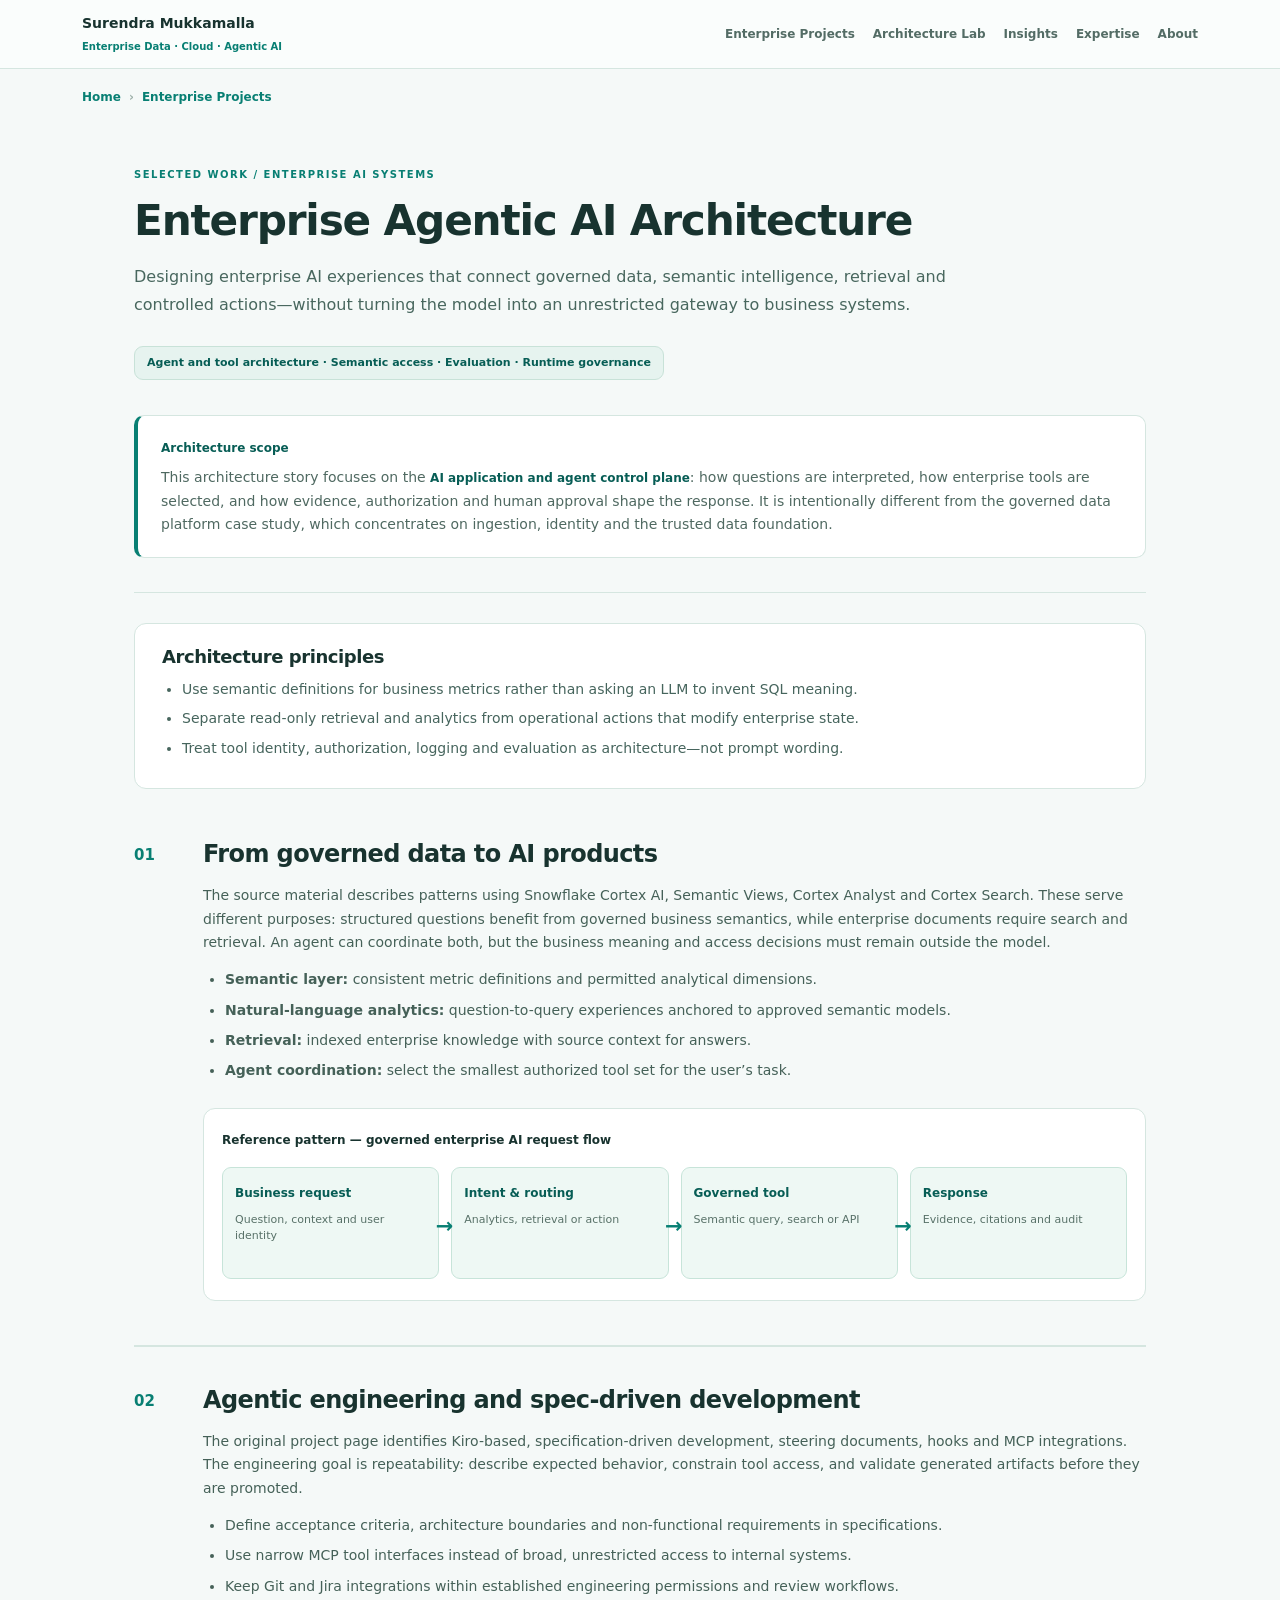
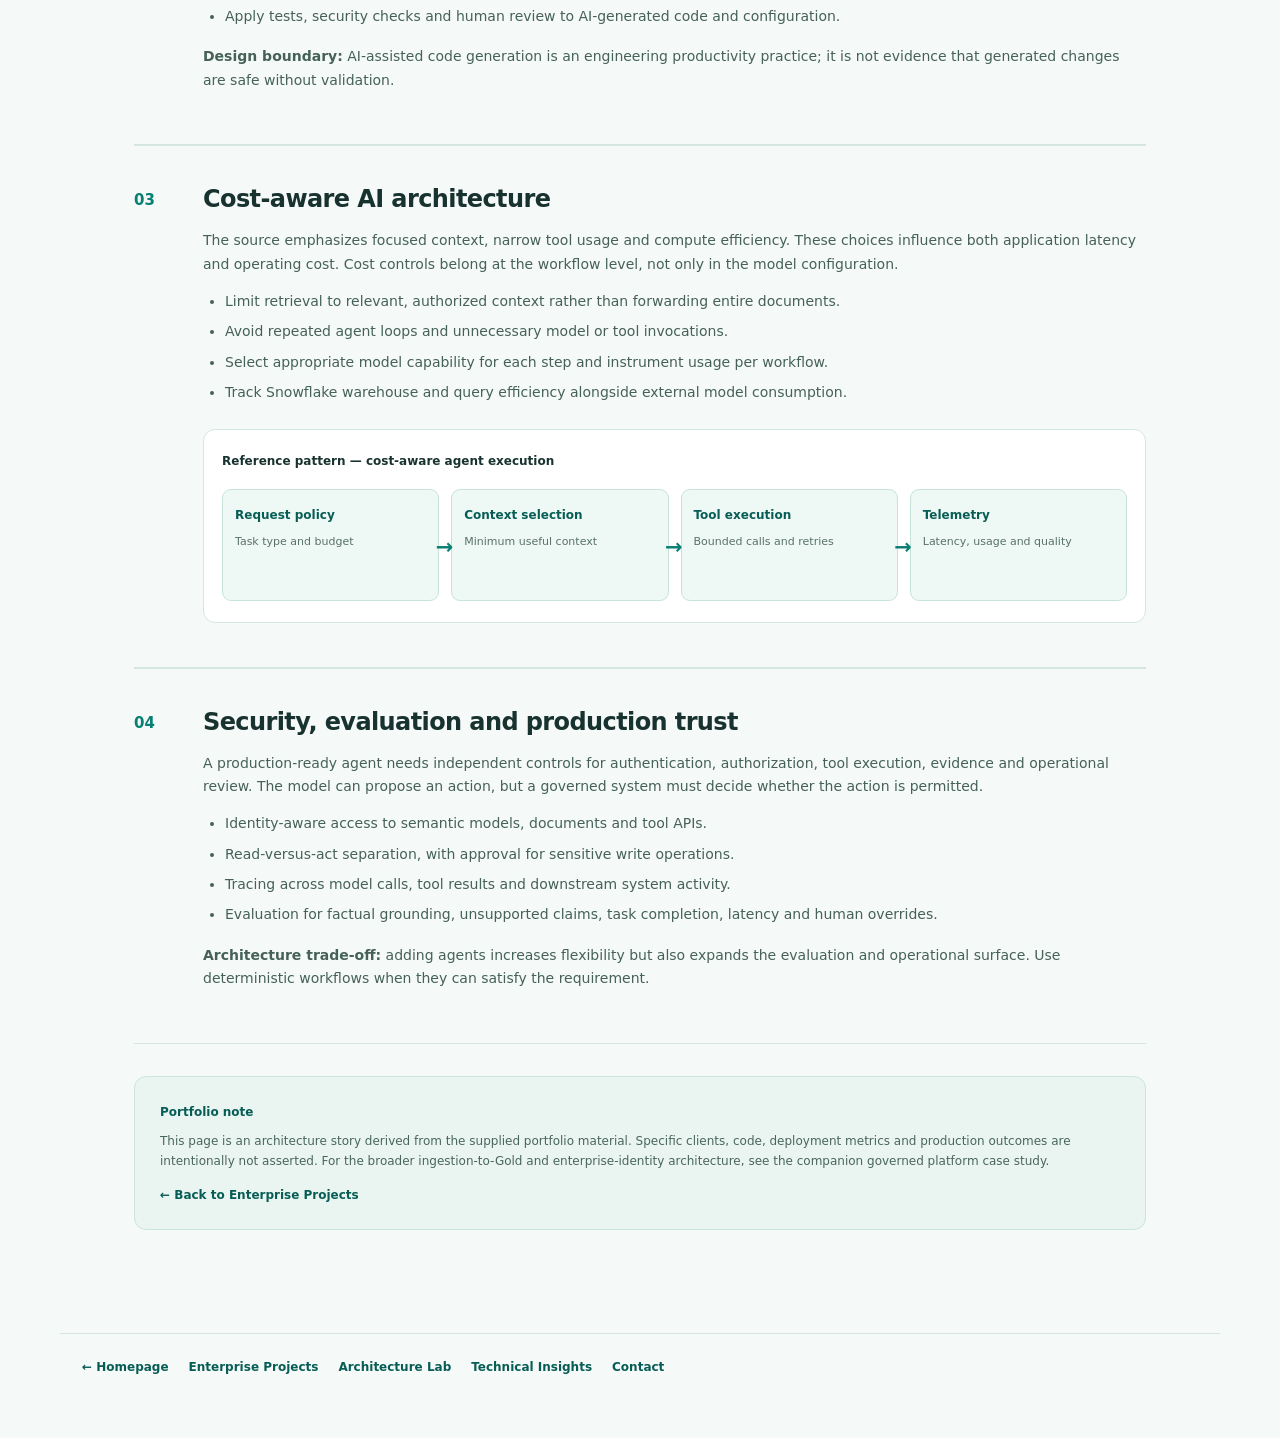
<file: selected-work/enterprise-agentic-ai-architecture.html>
<!DOCTYPE html>

<html lang="en"><head><meta charset="utf-8"/><meta content="width=device-width,initial-scale=1" name="viewport"/>
<meta content="A high-level view of how I approach governed enterprise AI: turning structured data, unstructured knowledge and engineering systems into usable AI products while keeping architecture, security, observability and cost controls in the design." name="description"/><meta content="Surendra Mukkamalla" name="author"/>
<title>Enterprise Agentic AI Architecture | Surendra Mukkamalla</title><style>
    :root {
      --bg: #f7f8fa;
      --surface: #ffffff;
      --surface-soft: #f1f4f7;
      --text: #14202a;
      --muted: #5c6975;
      --line: #dce3e8;
      --accent: #a93d2d;
      --accent-dark: #7f2c20;
      --ink-soft: #263746;
      --success: #3d6755;
      --lab: #6b5a91;
      --shadow: 0 14px 36px rgba(20, 32, 42, 0.07);
      --radius: 18px;
      --max: 1160px;
    }

    * { box-sizing: border-box; }
    html { scroll-behavior: smooth; }
    body {
      margin: 0;
      background: var(--bg);
      color: var(--text);
      font-family: Inter, ui-sans-serif, -apple-system, BlinkMacSystemFont, "Segoe UI", Roboto, Helvetica, Arial, sans-serif;
      line-height: 1.55;
      -webkit-font-smoothing: antialiased;
    }
    a { color: inherit; text-decoration: none; }
    img { max-width: 100%; display: block; }

    .shell { width: min(calc(100% - 40px), var(--max)); margin: 0 auto; }

    /* Header */
    .site-header {
      position: sticky;
      top: 0;
      z-index: 40;
      backdrop-filter: blur(15px);
      background: rgba(247, 248, 250, 0.9);
      border-bottom: 1px solid rgba(220, 227, 232, 0.9);
    }
    .nav {
      min-height: 76px;
      display: flex;
      align-items: center;
      justify-content: space-between;
      gap: 28px;
    }
    .brand { display: flex; flex-direction: column; gap: 2px; min-width: 250px; }
    .brand strong { font-size: 1.1rem; letter-spacing: .01em; }
    .brand span { font-size: .78rem; color: var(--muted); }
    .nav-links { display: flex; gap: 24px; align-items: center; flex-wrap: wrap; justify-content: flex-end; }
    .nav-links a { font-size: .88rem; color: var(--muted); font-weight: 650; }
    .nav-links a:hover { color: var(--accent); }

    /* Hero */
    .hero { padding: 86px 0 72px; }
    .eyebrow {
      display: block;
      font-size: .69rem;
      font-weight: 800;
      text-transform: uppercase;
      letter-spacing: .12em;
      color: var(--accent);
      margin-bottom: 18px;
    }
    h1 {
      font-size: clamp(2.15rem, 4.15vw, 3.65rem);
      line-height: 1.08;
      letter-spacing: -0.038em;
      max-width: 920px;
      margin: 0 0 22px;
      font-weight: 730;
    }
    .hero-copy {
      max-width: 830px;
      font-size: clamp(1rem, 1.7vw, 1.22rem);
      color: var(--muted);
      margin: 0 0 30px;
    }
    .hero-actions { display: flex; gap: 12px; flex-wrap: wrap; margin-bottom: 34px; }
    .btn {
      display: inline-flex; align-items: center; justify-content: center; gap: 8px;
      padding: 11px 16px; border-radius: 999px; border: 1px solid var(--line);
      background: var(--surface); font-size: .88rem; font-weight: 750;
      transition: transform .18s ease, border-color .18s ease, box-shadow .18s ease;
    }
    .btn:hover { transform: translateY(-1px); border-color: #c8d1d8; box-shadow: 0 8px 20px rgba(20,32,42,.06); }
    .btn.primary { background: var(--text); border-color: var(--text); color: white; }
    .chips { display: flex; flex-wrap: wrap; gap: 9px; }
    .chip { padding: 7px 11px; border: 1px solid var(--line); background: rgba(255,255,255,.65); border-radius: 999px; font-size: .78rem; color: var(--ink-soft); font-weight: 650; }

    /* General sections */
    section { padding: 78px 0; scroll-margin-top: 76px; }
    section + section { border-top: 1px solid var(--line); }
    .section-head { display: grid; grid-template-columns: 1fr 1.2fr; gap: 46px; align-items: end; margin-bottom: 34px; }
    .kicker { font-size: .76rem; text-transform: uppercase; letter-spacing: .13em; font-weight: 800; color: var(--accent); margin-bottom: 8px; }
    h2 { font-size: clamp(1.8rem, 3vw, 2.7rem); line-height: 1.12; letter-spacing: -.025em; margin: 0; }
    .section-head p { color: var(--muted); margin: 0; font-size: .98rem; max-width: 660px; justify-self: end; }

    .grid-3 { display: grid; grid-template-columns: repeat(3, 1fr); gap: 18px; }
    .grid-2 { display: grid; grid-template-columns: repeat(2, 1fr); gap: 18px; }

    .card {
      background: var(--surface);
      border: 1px solid var(--line);
      border-radius: var(--radius);
      padding: 24px;
      min-height: 100%;
      display: flex;
      flex-direction: column;
      box-shadow: 0 0 0 rgba(0,0,0,0);
      transition: transform .2s ease, box-shadow .2s ease, border-color .2s ease;
    }
    .card:hover { transform: translateY(-3px); box-shadow: var(--shadow); border-color: #cbd5dc; }
    .card-top { display: flex; align-items: center; justify-content: space-between; gap: 12px; margin-bottom: 22px; }
    .status {
      display: inline-flex; align-items: center; gap: 7px;
      font-size: .68rem; text-transform: uppercase; letter-spacing: .09em; font-weight: 850;
      color: var(--success);
    }
    .status::before { content: ""; width: 7px; height: 7px; border-radius: 50%; background: currentColor; }
    .status.lab { color: var(--lab); }
    .status.brief { color: var(--accent); }
    .type { font-size: .72rem; color: var(--muted); font-weight: 700; }
    h3 { font-size: 1.22rem; line-height: 1.28; margin: 0 0 12px; letter-spacing: -.015em; }
    .card p { color: var(--muted); font-size: .9rem; margin: 0 0 18px; }
    .tags { display: flex; gap: 7px; flex-wrap: wrap; margin: auto 0 20px; }
    .tag { font-size: .69rem; font-weight: 700; padding: 5px 8px; background: var(--surface-soft); border-radius: 7px; color: var(--ink-soft); }
    .card-link { font-size: .82rem; font-weight: 800; color: var(--text); display: inline-flex; gap: 6px; align-items: center; }
    .card-link:hover { color: var(--accent); }

    /* Lab */
    .lab-wrap { background: #f2f1f7; border-radius: 28px; padding: 34px; border: 1px solid #e2dfea; }
    .lab-note { margin: -10px 0 28px; color: #625d6d; font-size: .9rem; max-width: 760px; }

    /* Insights */
    .article-card { position: relative; overflow: hidden; }
    .article-card::after { content: ""; position: absolute; right: -45px; top: -45px; width: 120px; height: 120px; border-radius: 50%; background: rgba(169,61,45,.055); }
    .read-meta { display: flex; gap: 10px; flex-wrap: wrap; font-size: .72rem; color: var(--muted); margin-bottom: 18px; }

    /* Capabilities */
    .capability { padding: 25px; }
    .capability h3 { margin-bottom: 15px; }
    .capability ul { margin: 0; padding-left: 18px; color: var(--muted); font-size: .88rem; }
    .capability li { margin: 7px 0; }

    /* About */
    .about-grid { display: grid; grid-template-columns: .85fr 1.15fr; gap: 56px; align-items: start; }
    .about-title { font-size: clamp(1.8rem,3vw,2.6rem); line-height: 1.15; margin: 0; }
    .about-copy p { color: var(--muted); margin: 0 0 16px; }
    .metrics { display: grid; grid-template-columns: repeat(3,1fr); gap: 12px; margin-top: 24px; }
    .metric { border-top: 2px solid var(--text); padding-top: 12px; }
    .metric strong { display: block; font-size: 1.25rem; }
    .metric span { display: block; font-size: .73rem; color: var(--muted); margin-top: 4px; }

    /* Connect + footer */
    .connect-box {
      background: var(--text); color: white; border-radius: 28px; padding: 42px;
      display: grid; grid-template-columns: 1.25fr .75fr; gap: 30px; align-items: center;
    }
    .connect-box h2 { color: white; font-size: clamp(1.8rem,3vw,2.6rem); margin-bottom: 10px; }
    .connect-box p { color: #c7d0d8; margin: 0; max-width: 650px; }
    .connect-actions { display: flex; justify-content: flex-end; gap: 10px; flex-wrap: wrap; }
    .connect-actions .btn { background: transparent; border-color: #43515d; color: white; }
    .connect-actions .btn:hover { border-color: #7b8892; }
    footer { padding: 26px 0 38px; color: var(--muted); font-size: .75rem; }
    .footer-row { display: flex; justify-content: space-between; gap: 20px; align-items: center; flex-wrap: wrap; }

    @media (max-width: 900px) {
      .nav { align-items: flex-start; padding: 17px 0; }
      .nav-links { gap: 14px; }
      .section-head, .about-grid, .connect-box { grid-template-columns: 1fr; }
      .section-head p { justify-self: start; }
      .grid-3 { grid-template-columns: 1fr; }
      .grid-2 { grid-template-columns: 1fr; }
      .metrics { grid-template-columns: 1fr; }
      .connect-actions { justify-content: flex-start; }
    }
    @media (max-width: 680px) {
      .shell { width: min(calc(100% - 28px), var(--max)); }
      .site-header { position: static; }
      .nav { flex-direction: column; gap: 12px; }
      .brand { min-width: 0; }
      .nav-links { justify-content: flex-start; }
      .hero { padding: 54px 0 48px; }
      section { padding: 56px 0; }
      .lab-wrap { padding: 22px; border-radius: 22px; }
      .card { padding: 21px; }
      .connect-box { padding: 28px; }
    }
  
    .github-disabled { cursor: default; opacity: .72; }

    .case-hero{padding:72px 0 54px}
    .case-hero h1{max-width:900px}
    .case-summary{max-width:850px;color:var(--muted);font-size:1.08rem}
    .story-grid{display:grid;grid-template-columns:repeat(2,1fr);gap:18px}
    .story{background:var(--surface);border:1px solid var(--line);border-radius:var(--radius);padding:26px}
    .story .num{font-size:.68rem;font-weight:850;letter-spacing:.1em;text-transform:uppercase;color:var(--success);margin-bottom:10px}
    .story h2{font-size:1.35rem;margin-bottom:12px}
    .story p{color:var(--muted);font-size:.92rem;margin:0 0 14px}
    .story ul{color:var(--muted);font-size:.88rem;padding-left:19px;margin:0}
    .story li{margin:7px 0}
    .coming{margin-top:22px;padding:18px 20px;background:var(--surface-soft);border-radius:12px;border-left:3px solid var(--accent)}
    .coming strong{display:block;margin-bottom:5px}
    .coming span{font-size:.85rem;color:var(--muted)}
    .principle{padding:26px;border-top:1px solid var(--line);border-bottom:1px solid var(--line);color:var(--muted);font-size:.92rem}
    .back{font-weight:800;font-size:.84rem}
    @media(max-width:800px){.story-grid{grid-template-columns:1fr}}
</style>
<style id="site-content-protection">
    html, body, body * { -webkit-user-select:none !important; -moz-user-select:none !important; -ms-user-select:none !important; user-select:none !important; -webkit-touch-callout:none !important; }
    img, svg { -webkit-user-drag:none !important; user-drag:none !important; }
  </style>
<link href="../assets/article-theme.css" rel="stylesheet"/><style id="portfolio-copy-deterrent">
body,body *:not(input):not(textarea){-webkit-user-select:none!important;user-select:none!important;-webkit-touch-callout:none!important}
img,svg{-webkit-user-drag:none!important}
</style><script id="portfolio-copy-deterrent-script">
document.addEventListener('contextmenu',e=>e.preventDefault());
document.addEventListener('copy',e=>e.preventDefault());
document.addEventListener('cut',e=>e.preventDefault());
document.addEventListener('dragstart',e=>e.preventDefault());
document.addEventListener('keydown',e=>{if((e.ctrlKey||e.metaKey)&&['c','x','a','s','p','u'].includes(e.key.toLowerCase()))e.preventDefault()});
</script><link href="../assets/project-articles.css" rel="stylesheet"/></head><body><header class="portfolio-nav"><div class="portfolio-nav-inner"><a class="portfolio-brand" href="../index.html">Surendra Mukkamalla<small>Enterprise Data · Cloud · Agentic AI</small></a><nav class="portfolio-nav-links"><a href="../index.html#work">Enterprise Projects</a><a href="../index.html#lab">Architecture Lab</a><a href="../index.html#insights">Insights</a><a href="../index.html#capabilities">Expertise</a><a href="../index.html#about">About</a></nav></div></header><div class="portfolio-crumb"><a href="../index.html">Home</a><span>›</span><a href="../index.html#work">Enterprise Projects</a></div><main class="case-main"><section class="case-intro"><span class="case-kicker">SELECTED WORK / ENTERPRISE AI SYSTEMS</span><h1>Enterprise Agentic AI Architecture</h1><p class="case-lead">Designing enterprise AI experiences that connect governed data, semantic intelligence, retrieval and controlled actions—without turning the model into an unrestricted gateway to business systems.</p><p class="case-focus">Agent and tool architecture · Semantic access · Evaluation · Runtime governance</p><div class="case-context"><strong>Architecture scope</strong><p>This architecture story focuses on the <strong>AI application and agent control plane</strong>: how questions are interpreted, how enterprise tools are selected, and how evidence, authorization and human approval shape the response. It is intentionally different from the governed data platform case study, which concentrates on ingestion, identity and the trusted data foundation.</p></div></section><section class="case-principles"><h2>Architecture principles</h2><ul><li>Use semantic definitions for business metrics rather than asking an LLM to invent SQL meaning.</li><li>Separate read-only retrieval and analytics from operational actions that modify enterprise state.</li><li>Treat tool identity, authorization, logging and evaluation as architecture—not prompt wording.</li></ul></section><div class="case-sections"><section class="case-section"><div class="case-number">01</div><div class="case-content"><h2>From governed data to AI products</h2><p>The source material describes patterns using Snowflake Cortex AI, Semantic Views, Cortex Analyst and Cortex Search. These serve different purposes: structured questions benefit from governed business semantics, while enterprise documents require search and retrieval. An agent can coordinate both, but the business meaning and access decisions must remain outside the model.</p><ul><li><strong>Semantic layer:</strong> consistent metric definitions and permitted analytical dimensions.</li><li><strong>Natural-language analytics:</strong> question-to-query experiences anchored to approved semantic models.</li><li><strong>Retrieval:</strong> indexed enterprise knowledge with source context for answers.</li><li><strong>Agent coordination:</strong> select the smallest authorized tool set for the user’s task.</li></ul><figure aria-label="Reference pattern — governed enterprise AI request flow" class="case-figure" role="group"><figcaption>Reference pattern — governed enterprise AI request flow</figcaption><div class="case-flow"><div class="case-stage"><div class="case-stage-label">Business request</div><p>Question, context and user identity</p></div><div class="case-stage"><div class="case-stage-label">Intent &amp; routing</div><p>Analytics, retrieval or action</p></div><div class="case-stage"><div class="case-stage-label">Governed tool</div><p>Semantic query, search or API</p></div><div class="case-stage"><div class="case-stage-label">Response</div><p>Evidence, citations and audit</p></div></div></figure></div></section><section class="case-section"><div class="case-number">02</div><div class="case-content"><h2>Agentic engineering and spec-driven development</h2><p>The original project page identifies Kiro-based, specification-driven development, steering documents, hooks and MCP integrations. The engineering goal is repeatability: describe expected behavior, constrain tool access, and validate generated artifacts before they are promoted.</p><ul><li>Define acceptance criteria, architecture boundaries and non-functional requirements in specifications.</li><li>Use narrow MCP tool interfaces instead of broad, unrestricted access to internal systems.</li><li>Keep Git and Jira integrations within established engineering permissions and review workflows.</li><li>Apply tests, security checks and human review to AI-generated code and configuration.</li></ul><p><strong>Design boundary:</strong> AI-assisted code generation is an engineering productivity practice; it is not evidence that generated changes are safe without validation.</p></div></section><section class="case-section"><div class="case-number">03</div><div class="case-content"><h2>Cost-aware AI architecture</h2><p>The source emphasizes focused context, narrow tool usage and compute efficiency. These choices influence both application latency and operating cost. Cost controls belong at the workflow level, not only in the model configuration.</p><ul><li>Limit retrieval to relevant, authorized context rather than forwarding entire documents.</li><li>Avoid repeated agent loops and unnecessary model or tool invocations.</li><li>Select appropriate model capability for each step and instrument usage per workflow.</li><li>Track Snowflake warehouse and query efficiency alongside external model consumption.</li></ul><figure aria-label="Reference pattern — cost-aware agent execution" class="case-figure" role="group"><figcaption>Reference pattern — cost-aware agent execution</figcaption><div class="case-flow"><div class="case-stage"><div class="case-stage-label">Request policy</div><p>Task type and budget</p></div><div class="case-stage"><div class="case-stage-label">Context selection</div><p>Minimum useful context</p></div><div class="case-stage"><div class="case-stage-label">Tool execution</div><p>Bounded calls and retries</p></div><div class="case-stage"><div class="case-stage-label">Telemetry</div><p>Latency, usage and quality</p></div></div></figure></div></section><section class="case-section"><div class="case-number">04</div><div class="case-content"><h2>Security, evaluation and production trust</h2><p>A production-ready agent needs independent controls for authentication, authorization, tool execution, evidence and operational review. The model can propose an action, but a governed system must decide whether the action is permitted.</p><ul><li>Identity-aware access to semantic models, documents and tool APIs.</li><li>Read-versus-act separation, with approval for sensitive write operations.</li><li>Tracing across model calls, tool results and downstream system activity.</li><li>Evaluation for factual grounding, unsupported claims, task completion, latency and human overrides.</li></ul><p><strong>Architecture trade-off:</strong> adding agents increases flexibility but also expands the evaluation and operational surface. Use deterministic workflows when they can satisfy the requirement.</p></div></section></div><aside class="case-disclosure"><strong>Portfolio note</strong><p>This page is an architecture story derived from the supplied portfolio material. Specific clients, code, deployment metrics and production outcomes are intentionally not asserted. For the broader ingestion-to-Gold and enterprise-identity architecture, see the companion governed platform case study.</p><a href="../index.html#work">← Back to Enterprise Projects</a></aside></main><div class="portfolio-bottom"><a href="../index.html">← Homepage</a><a href="../index.html#work">Enterprise Projects</a><a href="../index.html#lab">Architecture Lab</a><a href="../index.html#insights">Technical Insights</a><a href="../index.html#about">Contact</a></div></body></html>
</file>
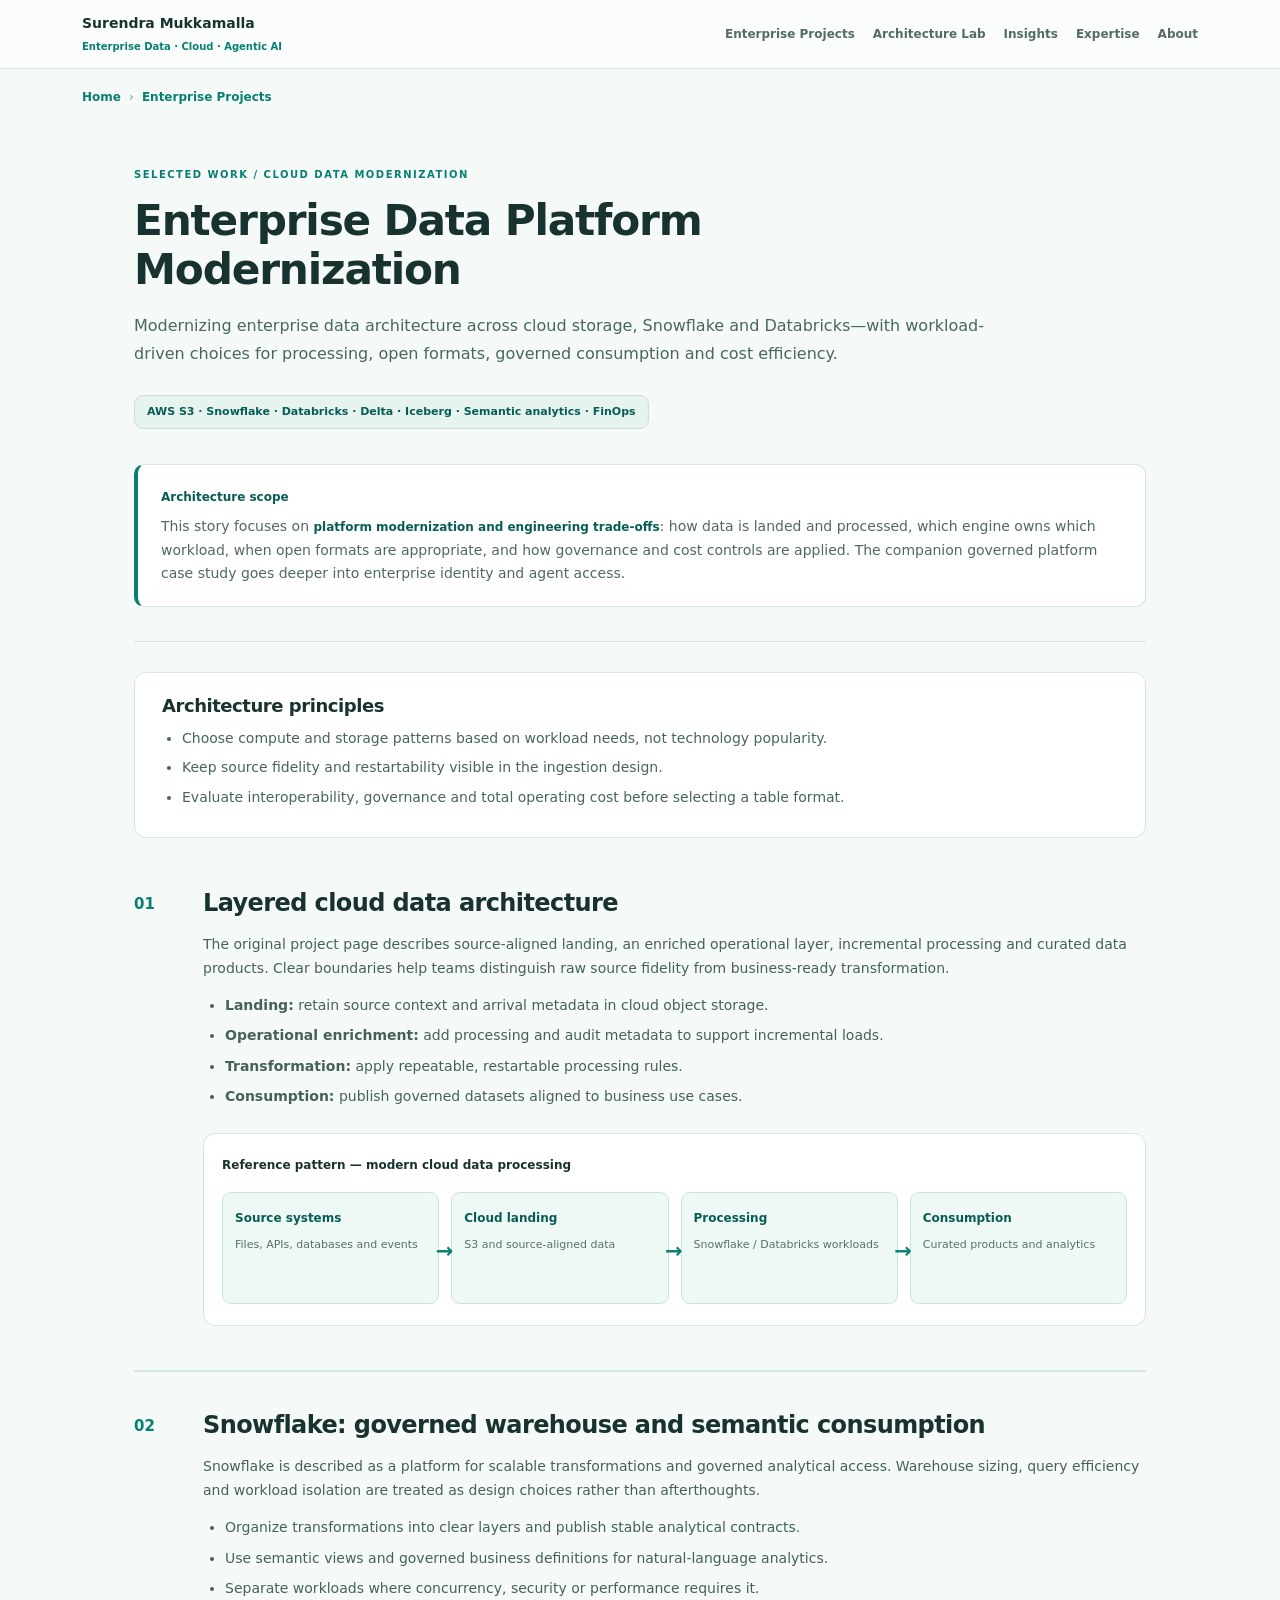
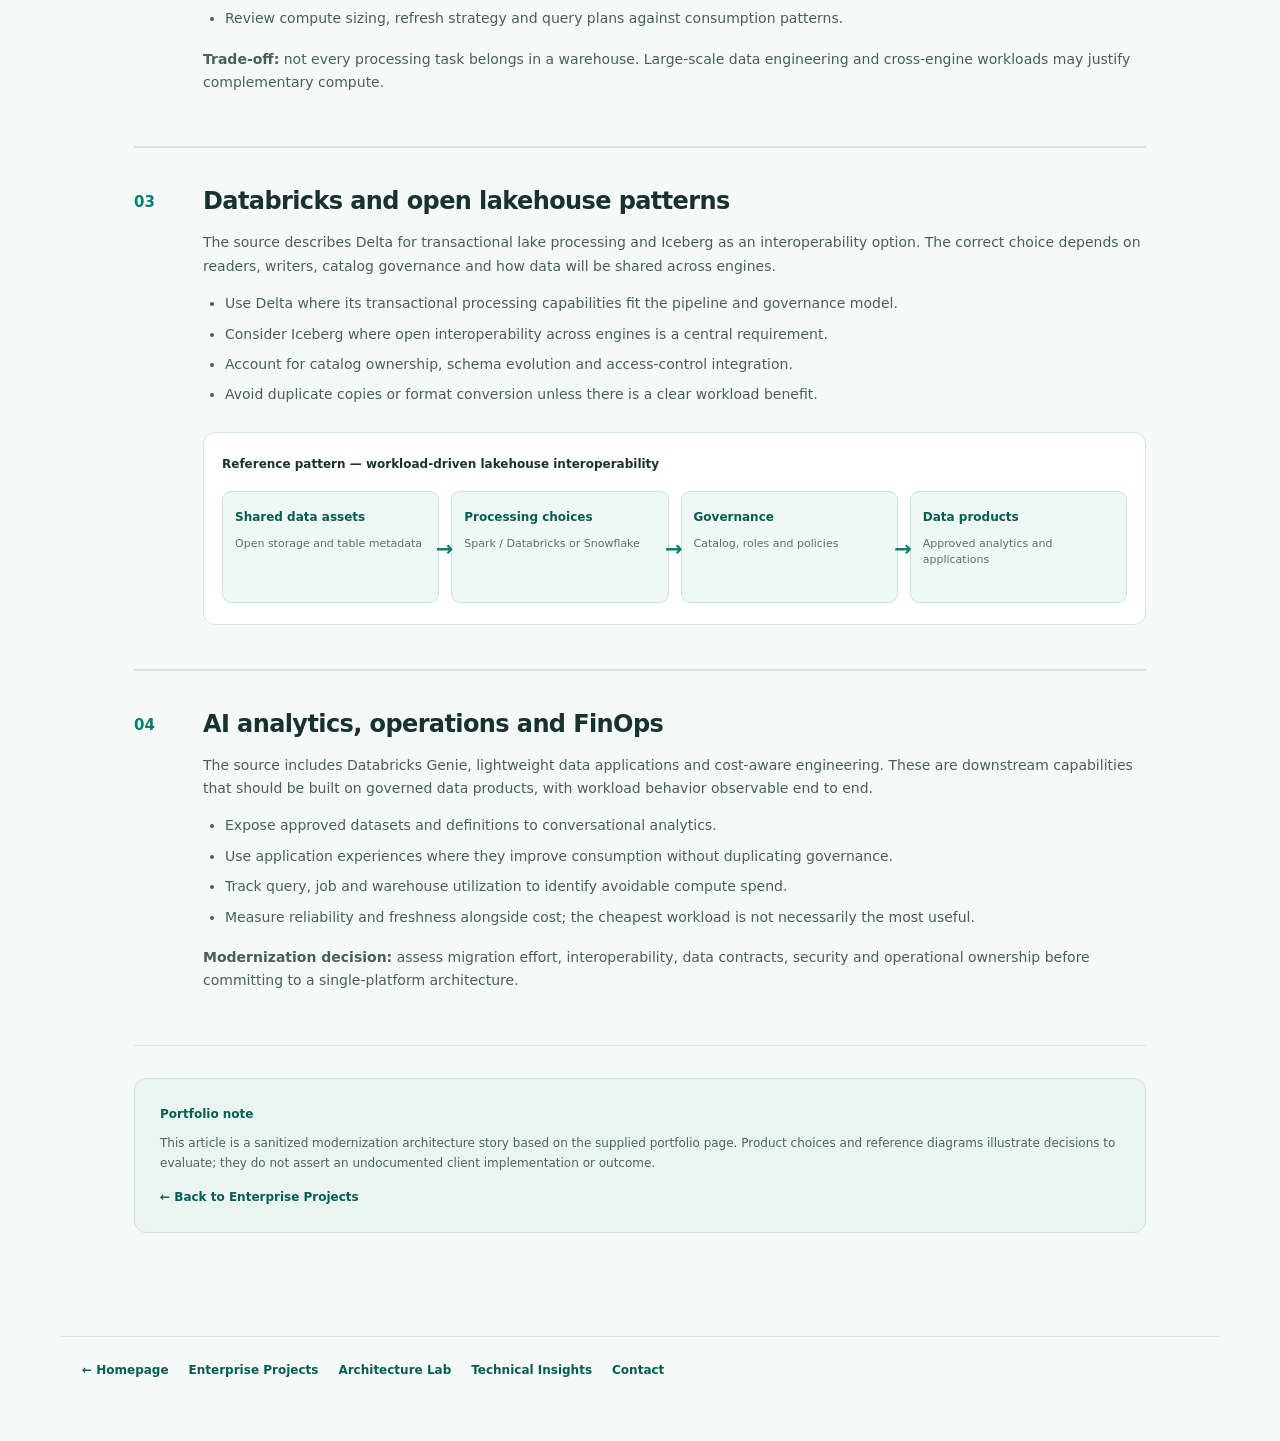
<file: selected-work/enterprise-data-platform-modernization.html>
<!DOCTYPE html>

<html lang="en"><head><meta charset="utf-8"/><meta content="width=device-width,initial-scale=1" name="viewport"/>
<meta content="A high-level architecture story spanning cloud object storage, Snowflake and Databricks: layered data design, incremental processing, semantic access, interoperability, governance, observability and cost-aware workload engineering." name="description"/><meta content="Surendra Mukkamalla" name="author"/>
<title>Enterprise Data Platform Modernization | Surendra Mukkamalla</title><style>
    :root {
      --bg: #f7f8fa;
      --surface: #ffffff;
      --surface-soft: #f1f4f7;
      --text: #14202a;
      --muted: #5c6975;
      --line: #dce3e8;
      --accent: #a93d2d;
      --accent-dark: #7f2c20;
      --ink-soft: #263746;
      --success: #3d6755;
      --lab: #6b5a91;
      --shadow: 0 14px 36px rgba(20, 32, 42, 0.07);
      --radius: 18px;
      --max: 1160px;
    }

    * { box-sizing: border-box; }
    html { scroll-behavior: smooth; }
    body {
      margin: 0;
      background: var(--bg);
      color: var(--text);
      font-family: Inter, ui-sans-serif, -apple-system, BlinkMacSystemFont, "Segoe UI", Roboto, Helvetica, Arial, sans-serif;
      line-height: 1.55;
      -webkit-font-smoothing: antialiased;
    }
    a { color: inherit; text-decoration: none; }
    img { max-width: 100%; display: block; }

    .shell { width: min(calc(100% - 40px), var(--max)); margin: 0 auto; }

    /* Header */
    .site-header {
      position: sticky;
      top: 0;
      z-index: 40;
      backdrop-filter: blur(15px);
      background: rgba(247, 248, 250, 0.9);
      border-bottom: 1px solid rgba(220, 227, 232, 0.9);
    }
    .nav {
      min-height: 76px;
      display: flex;
      align-items: center;
      justify-content: space-between;
      gap: 28px;
    }
    .brand { display: flex; flex-direction: column; gap: 2px; min-width: 250px; }
    .brand strong { font-size: 1.1rem; letter-spacing: .01em; }
    .brand span { font-size: .78rem; color: var(--muted); }
    .nav-links { display: flex; gap: 24px; align-items: center; flex-wrap: wrap; justify-content: flex-end; }
    .nav-links a { font-size: .88rem; color: var(--muted); font-weight: 650; }
    .nav-links a:hover { color: var(--accent); }

    /* Hero */
    .hero { padding: 86px 0 72px; }
    .eyebrow {
      display: block;
      font-size: .69rem;
      font-weight: 800;
      text-transform: uppercase;
      letter-spacing: .12em;
      color: var(--accent);
      margin-bottom: 18px;
    }
    h1 {
      font-size: clamp(2.15rem, 4.15vw, 3.65rem);
      line-height: 1.08;
      letter-spacing: -0.038em;
      max-width: 920px;
      margin: 0 0 22px;
      font-weight: 730;
    }
    .hero-copy {
      max-width: 830px;
      font-size: clamp(1rem, 1.7vw, 1.22rem);
      color: var(--muted);
      margin: 0 0 30px;
    }
    .hero-actions { display: flex; gap: 12px; flex-wrap: wrap; margin-bottom: 34px; }
    .btn {
      display: inline-flex; align-items: center; justify-content: center; gap: 8px;
      padding: 11px 16px; border-radius: 999px; border: 1px solid var(--line);
      background: var(--surface); font-size: .88rem; font-weight: 750;
      transition: transform .18s ease, border-color .18s ease, box-shadow .18s ease;
    }
    .btn:hover { transform: translateY(-1px); border-color: #c8d1d8; box-shadow: 0 8px 20px rgba(20,32,42,.06); }
    .btn.primary { background: var(--text); border-color: var(--text); color: white; }
    .chips { display: flex; flex-wrap: wrap; gap: 9px; }
    .chip { padding: 7px 11px; border: 1px solid var(--line); background: rgba(255,255,255,.65); border-radius: 999px; font-size: .78rem; color: var(--ink-soft); font-weight: 650; }

    /* General sections */
    section { padding: 78px 0; scroll-margin-top: 76px; }
    section + section { border-top: 1px solid var(--line); }
    .section-head { display: grid; grid-template-columns: 1fr 1.2fr; gap: 46px; align-items: end; margin-bottom: 34px; }
    .kicker { font-size: .76rem; text-transform: uppercase; letter-spacing: .13em; font-weight: 800; color: var(--accent); margin-bottom: 8px; }
    h2 { font-size: clamp(1.8rem, 3vw, 2.7rem); line-height: 1.12; letter-spacing: -.025em; margin: 0; }
    .section-head p { color: var(--muted); margin: 0; font-size: .98rem; max-width: 660px; justify-self: end; }

    .grid-3 { display: grid; grid-template-columns: repeat(3, 1fr); gap: 18px; }
    .grid-2 { display: grid; grid-template-columns: repeat(2, 1fr); gap: 18px; }

    .card {
      background: var(--surface);
      border: 1px solid var(--line);
      border-radius: var(--radius);
      padding: 24px;
      min-height: 100%;
      display: flex;
      flex-direction: column;
      box-shadow: 0 0 0 rgba(0,0,0,0);
      transition: transform .2s ease, box-shadow .2s ease, border-color .2s ease;
    }
    .card:hover { transform: translateY(-3px); box-shadow: var(--shadow); border-color: #cbd5dc; }
    .card-top { display: flex; align-items: center; justify-content: space-between; gap: 12px; margin-bottom: 22px; }
    .status {
      display: inline-flex; align-items: center; gap: 7px;
      font-size: .68rem; text-transform: uppercase; letter-spacing: .09em; font-weight: 850;
      color: var(--success);
    }
    .status::before { content: ""; width: 7px; height: 7px; border-radius: 50%; background: currentColor; }
    .status.lab { color: var(--lab); }
    .status.brief { color: var(--accent); }
    .type { font-size: .72rem; color: var(--muted); font-weight: 700; }
    h3 { font-size: 1.22rem; line-height: 1.28; margin: 0 0 12px; letter-spacing: -.015em; }
    .card p { color: var(--muted); font-size: .9rem; margin: 0 0 18px; }
    .tags { display: flex; gap: 7px; flex-wrap: wrap; margin: auto 0 20px; }
    .tag { font-size: .69rem; font-weight: 700; padding: 5px 8px; background: var(--surface-soft); border-radius: 7px; color: var(--ink-soft); }
    .card-link { font-size: .82rem; font-weight: 800; color: var(--text); display: inline-flex; gap: 6px; align-items: center; }
    .card-link:hover { color: var(--accent); }

    /* Lab */
    .lab-wrap { background: #f2f1f7; border-radius: 28px; padding: 34px; border: 1px solid #e2dfea; }
    .lab-note { margin: -10px 0 28px; color: #625d6d; font-size: .9rem; max-width: 760px; }

    /* Insights */
    .article-card { position: relative; overflow: hidden; }
    .article-card::after { content: ""; position: absolute; right: -45px; top: -45px; width: 120px; height: 120px; border-radius: 50%; background: rgba(169,61,45,.055); }
    .read-meta { display: flex; gap: 10px; flex-wrap: wrap; font-size: .72rem; color: var(--muted); margin-bottom: 18px; }

    /* Capabilities */
    .capability { padding: 25px; }
    .capability h3 { margin-bottom: 15px; }
    .capability ul { margin: 0; padding-left: 18px; color: var(--muted); font-size: .88rem; }
    .capability li { margin: 7px 0; }

    /* About */
    .about-grid { display: grid; grid-template-columns: .85fr 1.15fr; gap: 56px; align-items: start; }
    .about-title { font-size: clamp(1.8rem,3vw,2.6rem); line-height: 1.15; margin: 0; }
    .about-copy p { color: var(--muted); margin: 0 0 16px; }
    .metrics { display: grid; grid-template-columns: repeat(3,1fr); gap: 12px; margin-top: 24px; }
    .metric { border-top: 2px solid var(--text); padding-top: 12px; }
    .metric strong { display: block; font-size: 1.25rem; }
    .metric span { display: block; font-size: .73rem; color: var(--muted); margin-top: 4px; }

    /* Connect + footer */
    .connect-box {
      background: var(--text); color: white; border-radius: 28px; padding: 42px;
      display: grid; grid-template-columns: 1.25fr .75fr; gap: 30px; align-items: center;
    }
    .connect-box h2 { color: white; font-size: clamp(1.8rem,3vw,2.6rem); margin-bottom: 10px; }
    .connect-box p { color: #c7d0d8; margin: 0; max-width: 650px; }
    .connect-actions { display: flex; justify-content: flex-end; gap: 10px; flex-wrap: wrap; }
    .connect-actions .btn { background: transparent; border-color: #43515d; color: white; }
    .connect-actions .btn:hover { border-color: #7b8892; }
    footer { padding: 26px 0 38px; color: var(--muted); font-size: .75rem; }
    .footer-row { display: flex; justify-content: space-between; gap: 20px; align-items: center; flex-wrap: wrap; }

    @media (max-width: 900px) {
      .nav { align-items: flex-start; padding: 17px 0; }
      .nav-links { gap: 14px; }
      .section-head, .about-grid, .connect-box { grid-template-columns: 1fr; }
      .section-head p { justify-self: start; }
      .grid-3 { grid-template-columns: 1fr; }
      .grid-2 { grid-template-columns: 1fr; }
      .metrics { grid-template-columns: 1fr; }
      .connect-actions { justify-content: flex-start; }
    }
    @media (max-width: 680px) {
      .shell { width: min(calc(100% - 28px), var(--max)); }
      .site-header { position: static; }
      .nav { flex-direction: column; gap: 12px; }
      .brand { min-width: 0; }
      .nav-links { justify-content: flex-start; }
      .hero { padding: 54px 0 48px; }
      section { padding: 56px 0; }
      .lab-wrap { padding: 22px; border-radius: 22px; }
      .card { padding: 21px; }
      .connect-box { padding: 28px; }
    }
  
    .github-disabled { cursor: default; opacity: .72; }

    .case-hero{padding:72px 0 54px}
    .case-hero h1{max-width:900px}
    .case-summary{max-width:850px;color:var(--muted);font-size:1.08rem}
    .story-grid{display:grid;grid-template-columns:repeat(2,1fr);gap:18px}
    .story{background:var(--surface);border:1px solid var(--line);border-radius:var(--radius);padding:26px}
    .story .num{font-size:.68rem;font-weight:850;letter-spacing:.1em;text-transform:uppercase;color:var(--success);margin-bottom:10px}
    .story h2{font-size:1.35rem;margin-bottom:12px}
    .story p{color:var(--muted);font-size:.92rem;margin:0 0 14px}
    .story ul{color:var(--muted);font-size:.88rem;padding-left:19px;margin:0}
    .story li{margin:7px 0}
    .coming{margin-top:22px;padding:18px 20px;background:var(--surface-soft);border-radius:12px;border-left:3px solid var(--accent)}
    .coming strong{display:block;margin-bottom:5px}
    .coming span{font-size:.85rem;color:var(--muted)}
    .principle{padding:26px;border-top:1px solid var(--line);border-bottom:1px solid var(--line);color:var(--muted);font-size:.92rem}
    .back{font-weight:800;font-size:.84rem}
    @media(max-width:800px){.story-grid{grid-template-columns:1fr}}
</style>
<style id="site-content-protection">
    html, body, body * { -webkit-user-select:none !important; -moz-user-select:none !important; -ms-user-select:none !important; user-select:none !important; -webkit-touch-callout:none !important; }
    img, svg { -webkit-user-drag:none !important; user-drag:none !important; }
  </style>
<link href="../assets/article-theme.css" rel="stylesheet"/><style id="portfolio-copy-deterrent">
body,body *:not(input):not(textarea){-webkit-user-select:none!important;user-select:none!important;-webkit-touch-callout:none!important}
img,svg{-webkit-user-drag:none!important}
</style><script id="portfolio-copy-deterrent-script">
document.addEventListener('contextmenu',e=>e.preventDefault());
document.addEventListener('copy',e=>e.preventDefault());
document.addEventListener('cut',e=>e.preventDefault());
document.addEventListener('dragstart',e=>e.preventDefault());
document.addEventListener('keydown',e=>{if((e.ctrlKey||e.metaKey)&&['c','x','a','s','p','u'].includes(e.key.toLowerCase()))e.preventDefault()});
</script><link href="../assets/project-articles.css" rel="stylesheet"/></head><body><header class="portfolio-nav"><div class="portfolio-nav-inner"><a class="portfolio-brand" href="../index.html">Surendra Mukkamalla<small>Enterprise Data · Cloud · Agentic AI</small></a><nav class="portfolio-nav-links"><a href="../index.html#work">Enterprise Projects</a><a href="../index.html#lab">Architecture Lab</a><a href="../index.html#insights">Insights</a><a href="../index.html#capabilities">Expertise</a><a href="../index.html#about">About</a></nav></div></header><div class="portfolio-crumb"><a href="../index.html">Home</a><span>›</span><a href="../index.html#work">Enterprise Projects</a></div><main class="case-main"><section class="case-intro"><span class="case-kicker">SELECTED WORK / CLOUD DATA MODERNIZATION</span><h1>Enterprise Data Platform Modernization</h1><p class="case-lead">Modernizing enterprise data architecture across cloud storage, Snowflake and Databricks—with workload-driven choices for processing, open formats, governed consumption and cost efficiency.</p><p class="case-focus">AWS S3 · Snowflake · Databricks · Delta · Iceberg · Semantic analytics · FinOps</p><div class="case-context"><strong>Architecture scope</strong><p>This story focuses on <strong>platform modernization and engineering trade-offs</strong>: how data is landed and processed, which engine owns which workload, when open formats are appropriate, and how governance and cost controls are applied. The companion governed platform case study goes deeper into enterprise identity and agent access.</p></div></section><section class="case-principles"><h2>Architecture principles</h2><ul><li>Choose compute and storage patterns based on workload needs, not technology popularity.</li><li>Keep source fidelity and restartability visible in the ingestion design.</li><li>Evaluate interoperability, governance and total operating cost before selecting a table format.</li></ul></section><div class="case-sections"><section class="case-section"><div class="case-number">01</div><div class="case-content"><h2>Layered cloud data architecture</h2><p>The original project page describes source-aligned landing, an enriched operational layer, incremental processing and curated data products. Clear boundaries help teams distinguish raw source fidelity from business-ready transformation.</p><ul><li><strong>Landing:</strong> retain source context and arrival metadata in cloud object storage.</li><li><strong>Operational enrichment:</strong> add processing and audit metadata to support incremental loads.</li><li><strong>Transformation:</strong> apply repeatable, restartable processing rules.</li><li><strong>Consumption:</strong> publish governed datasets aligned to business use cases.</li></ul><figure aria-label="Reference pattern — modern cloud data processing" class="case-figure" role="group"><figcaption>Reference pattern — modern cloud data processing</figcaption><div class="case-flow"><div class="case-stage"><div class="case-stage-label">Source systems</div><p>Files, APIs, databases and events</p></div><div class="case-stage"><div class="case-stage-label">Cloud landing</div><p>S3 and source-aligned data</p></div><div class="case-stage"><div class="case-stage-label">Processing</div><p>Snowflake / Databricks workloads</p></div><div class="case-stage"><div class="case-stage-label">Consumption</div><p>Curated products and analytics</p></div></div></figure></div></section><section class="case-section"><div class="case-number">02</div><div class="case-content"><h2>Snowflake: governed warehouse and semantic consumption</h2><p>Snowflake is described as a platform for scalable transformations and governed analytical access. Warehouse sizing, query efficiency and workload isolation are treated as design choices rather than afterthoughts.</p><ul><li>Organize transformations into clear layers and publish stable analytical contracts.</li><li>Use semantic views and governed business definitions for natural-language analytics.</li><li>Separate workloads where concurrency, security or performance requires it.</li><li>Review compute sizing, refresh strategy and query plans against consumption patterns.</li></ul><p><strong>Trade-off:</strong> not every processing task belongs in a warehouse. Large-scale data engineering and cross-engine workloads may justify complementary compute.</p></div></section><section class="case-section"><div class="case-number">03</div><div class="case-content"><h2>Databricks and open lakehouse patterns</h2><p>The source describes Delta for transactional lake processing and Iceberg as an interoperability option. The correct choice depends on readers, writers, catalog governance and how data will be shared across engines.</p><ul><li>Use Delta where its transactional processing capabilities fit the pipeline and governance model.</li><li>Consider Iceberg where open interoperability across engines is a central requirement.</li><li>Account for catalog ownership, schema evolution and access-control integration.</li><li>Avoid duplicate copies or format conversion unless there is a clear workload benefit.</li></ul><figure aria-label="Reference pattern — workload-driven lakehouse interoperability" class="case-figure" role="group"><figcaption>Reference pattern — workload-driven lakehouse interoperability</figcaption><div class="case-flow"><div class="case-stage"><div class="case-stage-label">Shared data assets</div><p>Open storage and table metadata</p></div><div class="case-stage"><div class="case-stage-label">Processing choices</div><p>Spark / Databricks or Snowflake</p></div><div class="case-stage"><div class="case-stage-label">Governance</div><p>Catalog, roles and policies</p></div><div class="case-stage"><div class="case-stage-label">Data products</div><p>Approved analytics and applications</p></div></div></figure></div></section><section class="case-section"><div class="case-number">04</div><div class="case-content"><h2>AI analytics, operations and FinOps</h2><p>The source includes Databricks Genie, lightweight data applications and cost-aware engineering. These are downstream capabilities that should be built on governed data products, with workload behavior observable end to end.</p><ul><li>Expose approved datasets and definitions to conversational analytics.</li><li>Use application experiences where they improve consumption without duplicating governance.</li><li>Track query, job and warehouse utilization to identify avoidable compute spend.</li><li>Measure reliability and freshness alongside cost; the cheapest workload is not necessarily the most useful.</li></ul><p><strong>Modernization decision:</strong> assess migration effort, interoperability, data contracts, security and operational ownership before committing to a single-platform architecture.</p></div></section></div><aside class="case-disclosure"><strong>Portfolio note</strong><p>This article is a sanitized modernization architecture story based on the supplied portfolio page. Product choices and reference diagrams illustrate decisions to evaluate; they do not assert an undocumented client implementation or outcome.</p><a href="../index.html#work">← Back to Enterprise Projects</a></aside></main><div class="portfolio-bottom"><a href="../index.html">← Homepage</a><a href="../index.html#work">Enterprise Projects</a><a href="../index.html#lab">Architecture Lab</a><a href="../index.html#insights">Technical Insights</a><a href="../index.html#about">Contact</a></div></body></html>
</file>
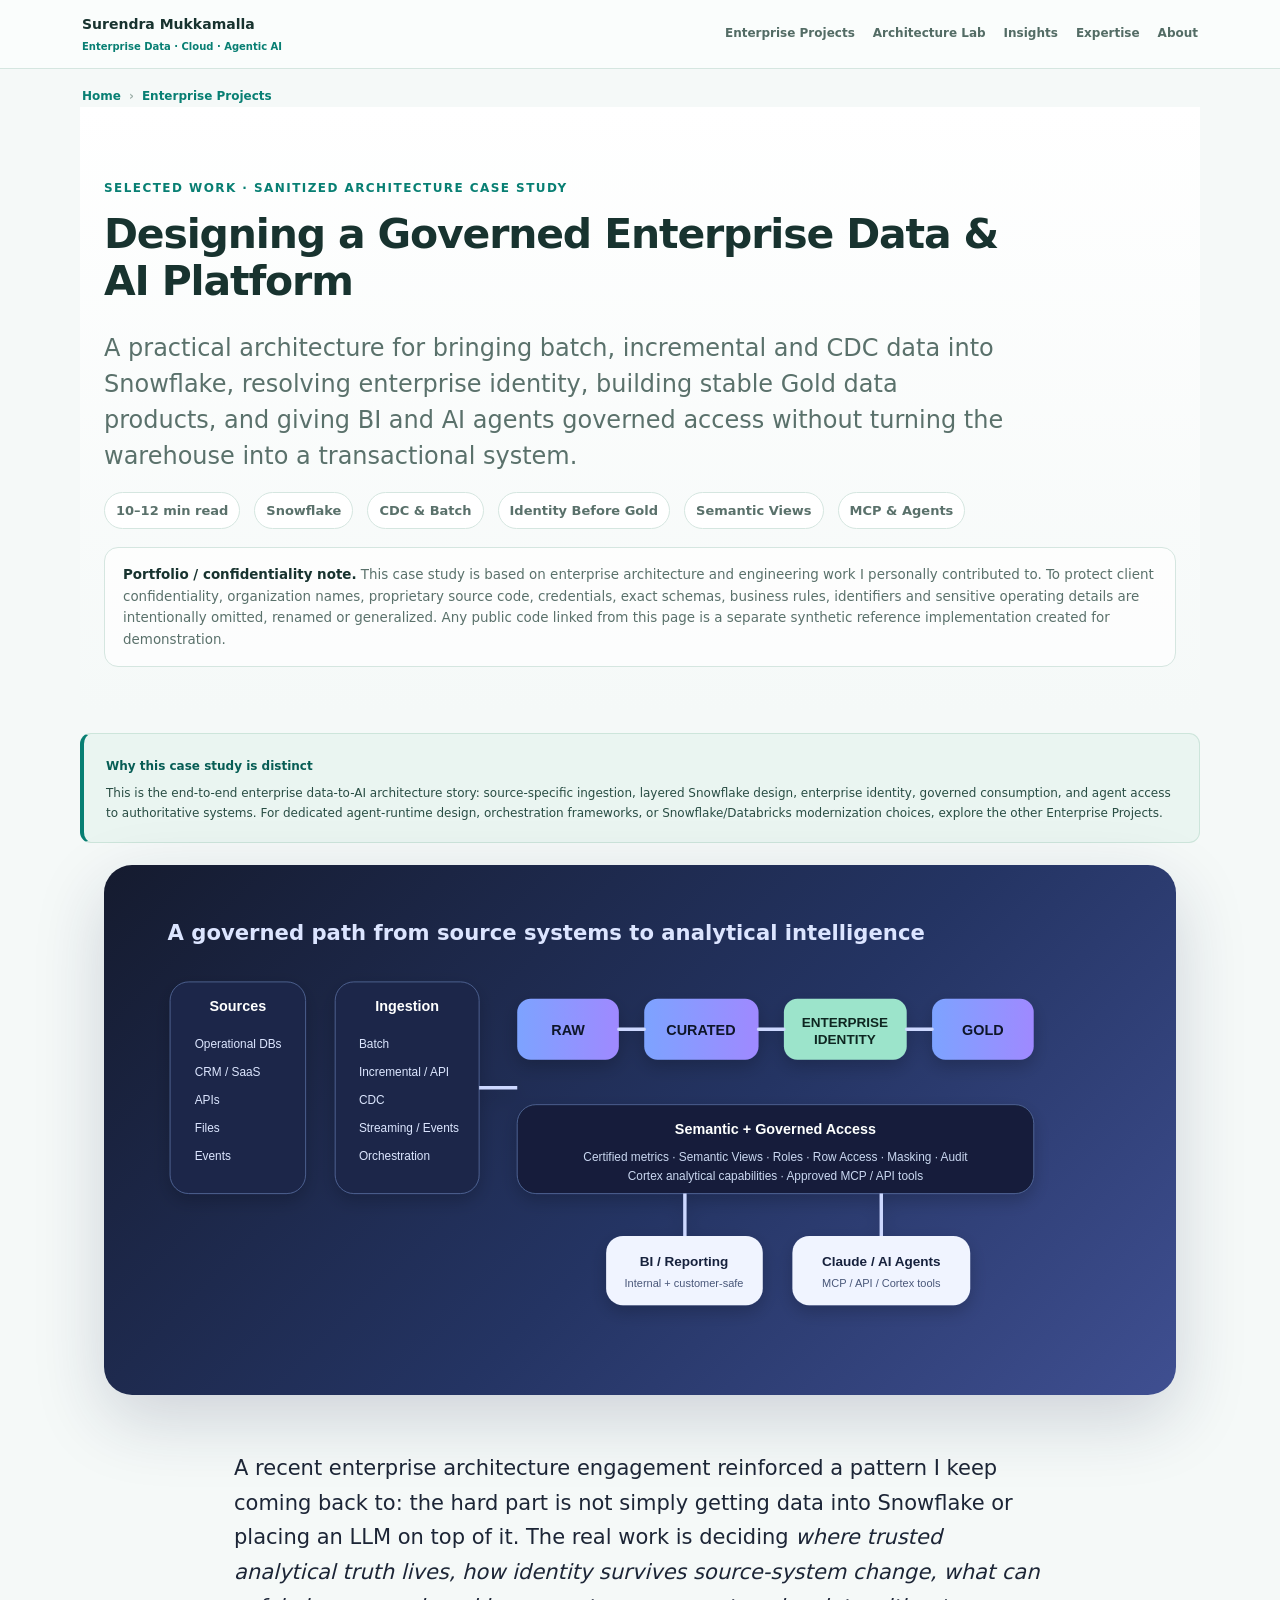
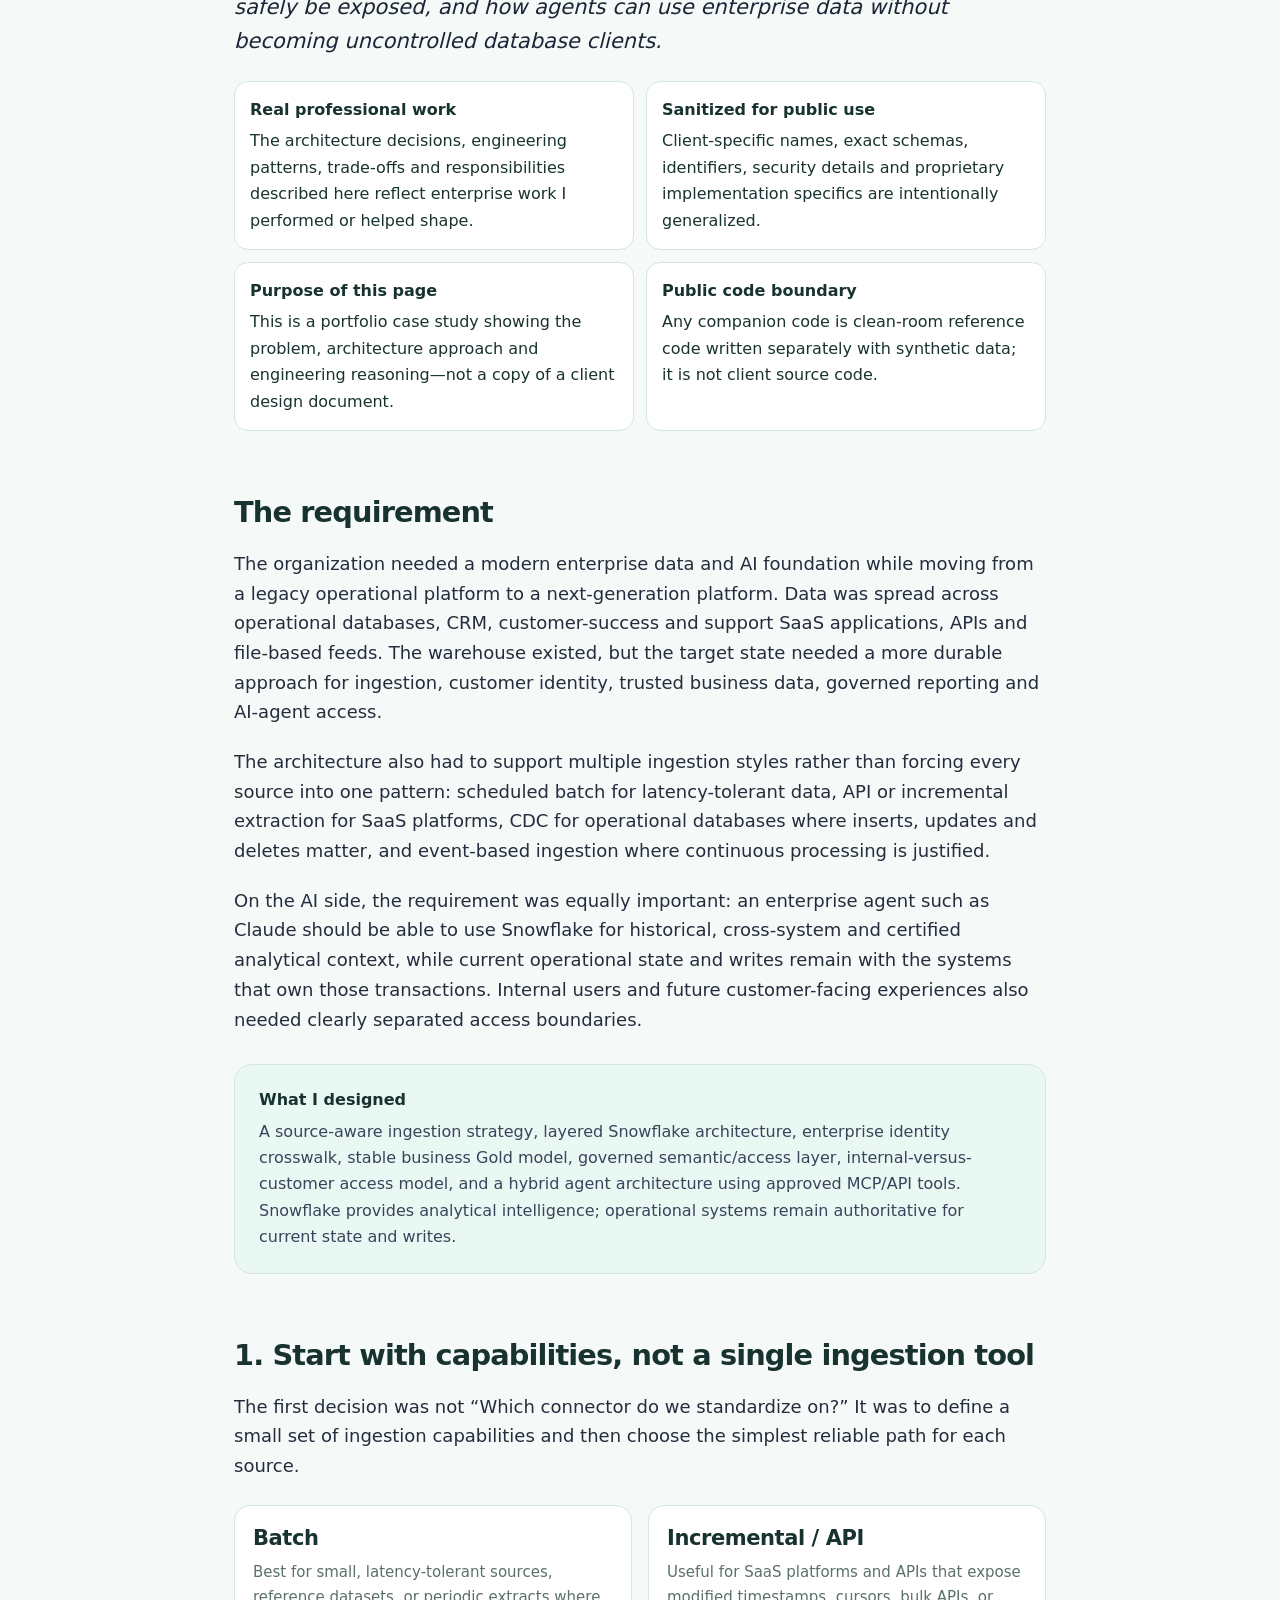
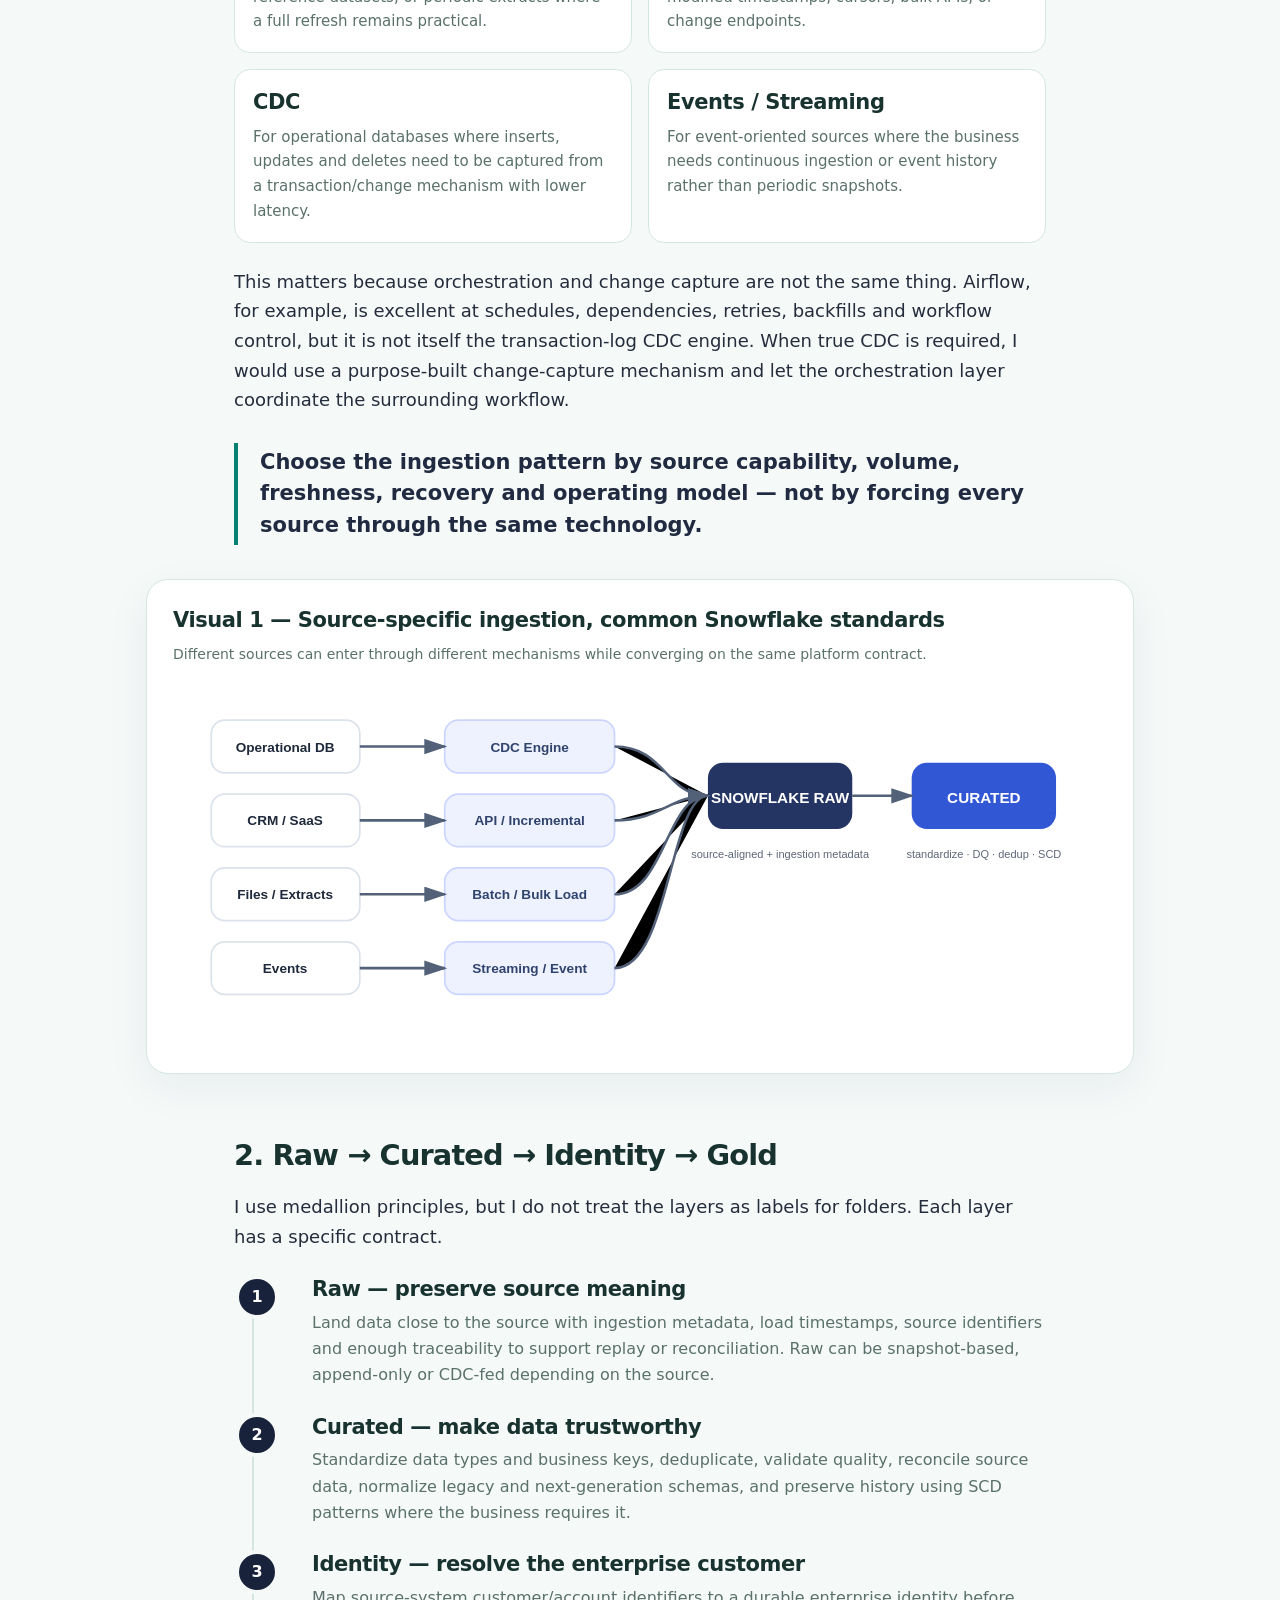
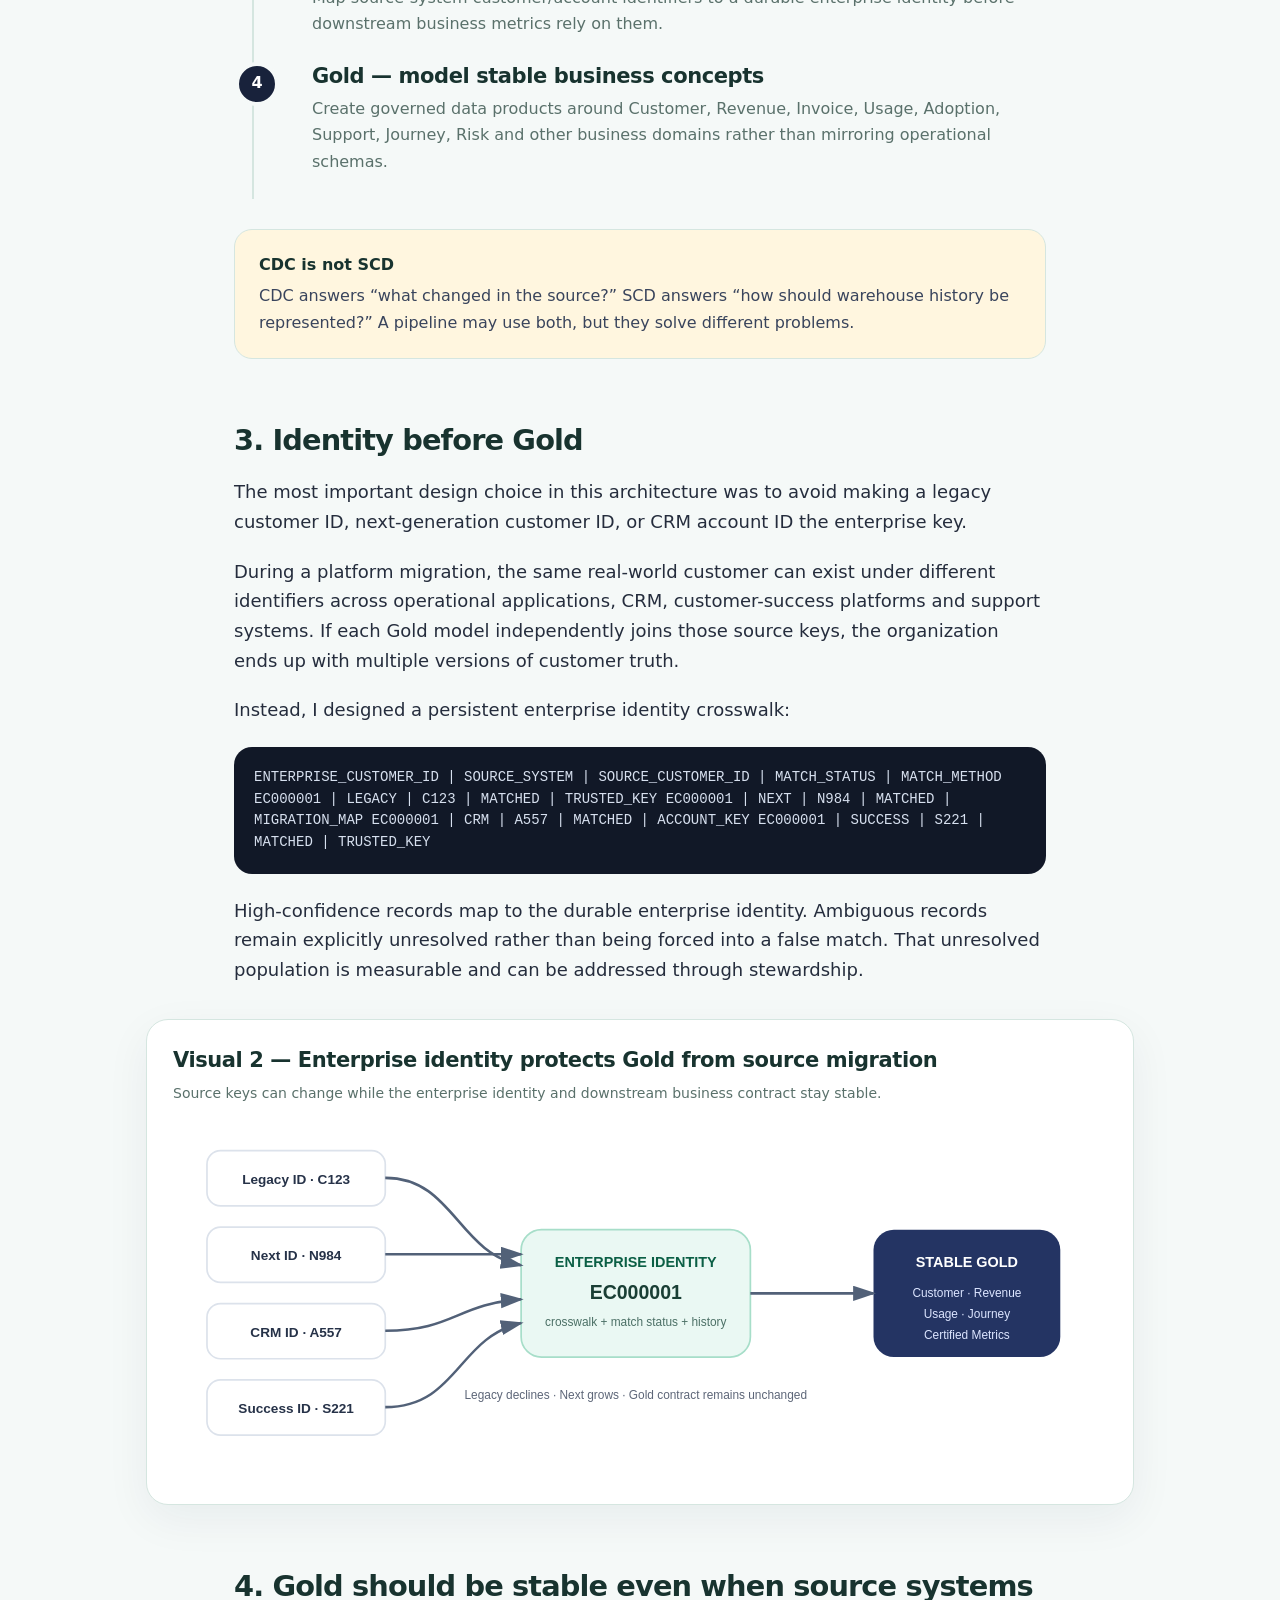
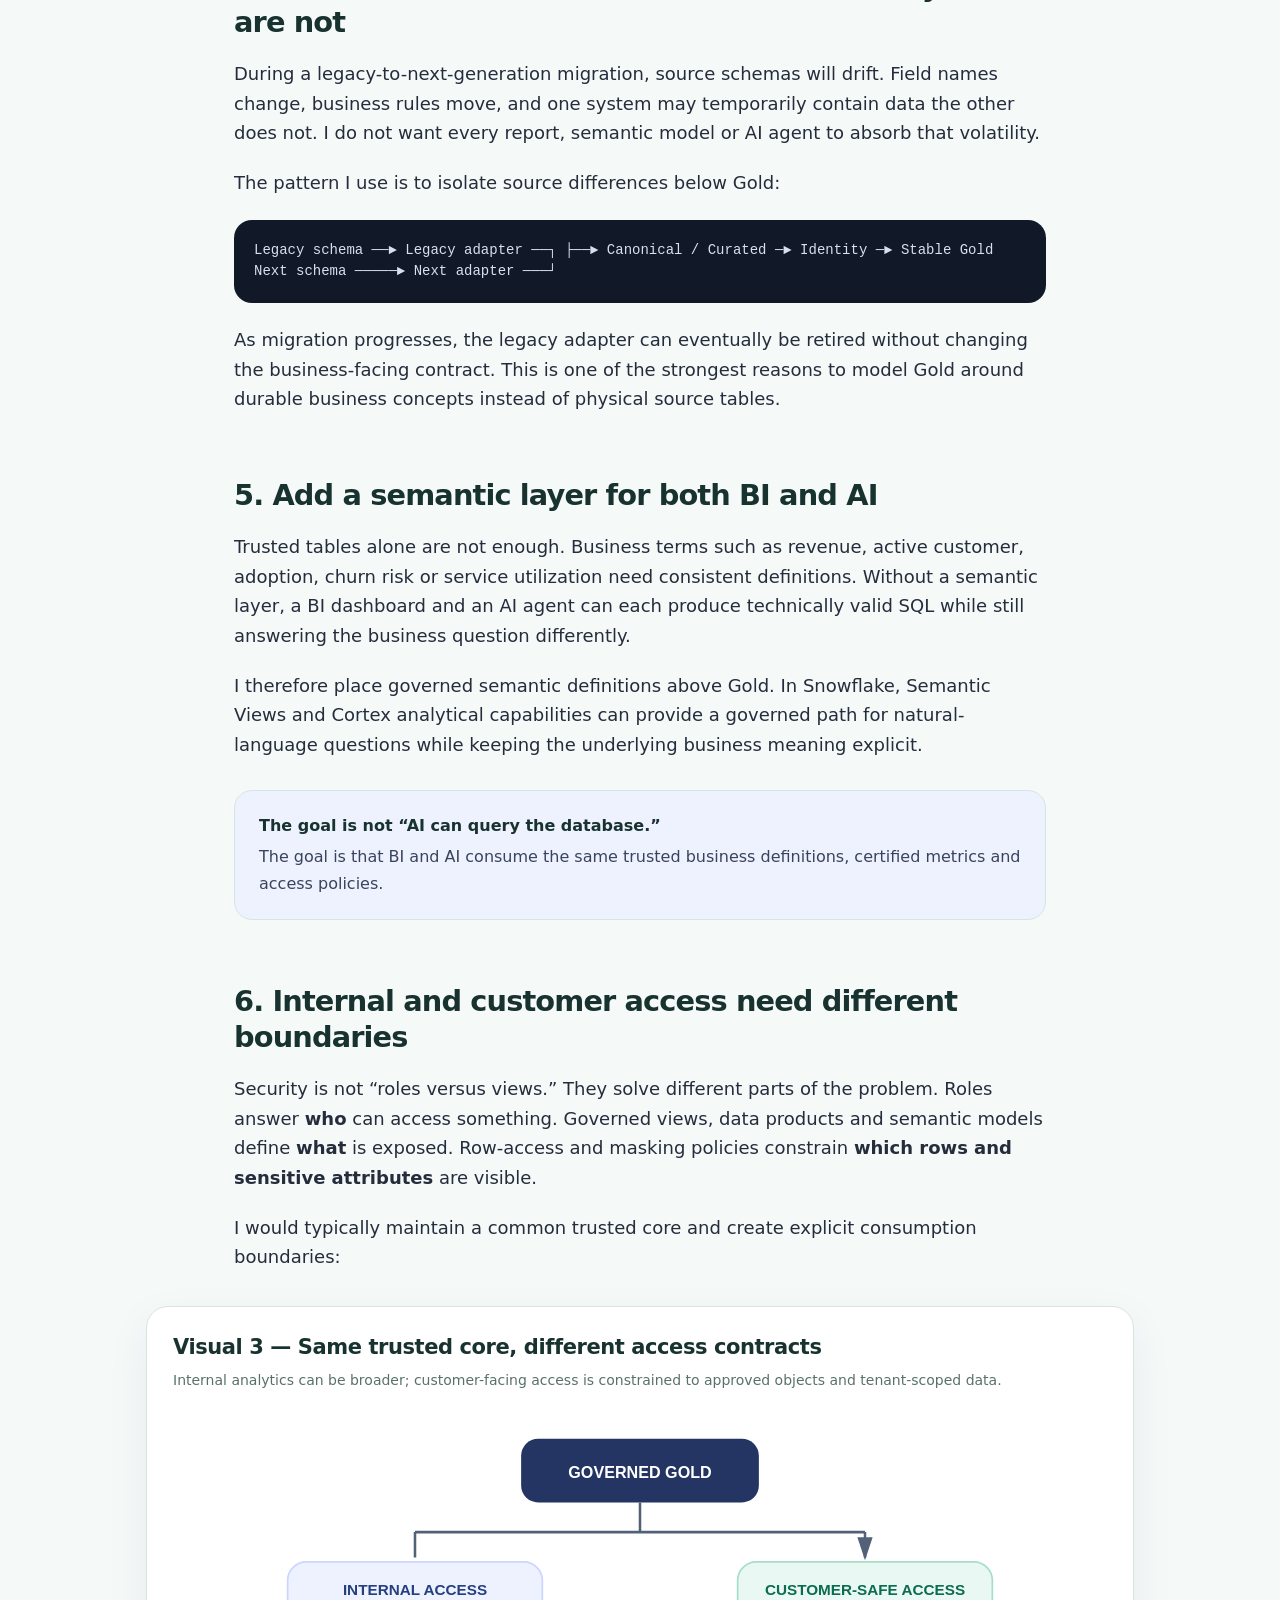
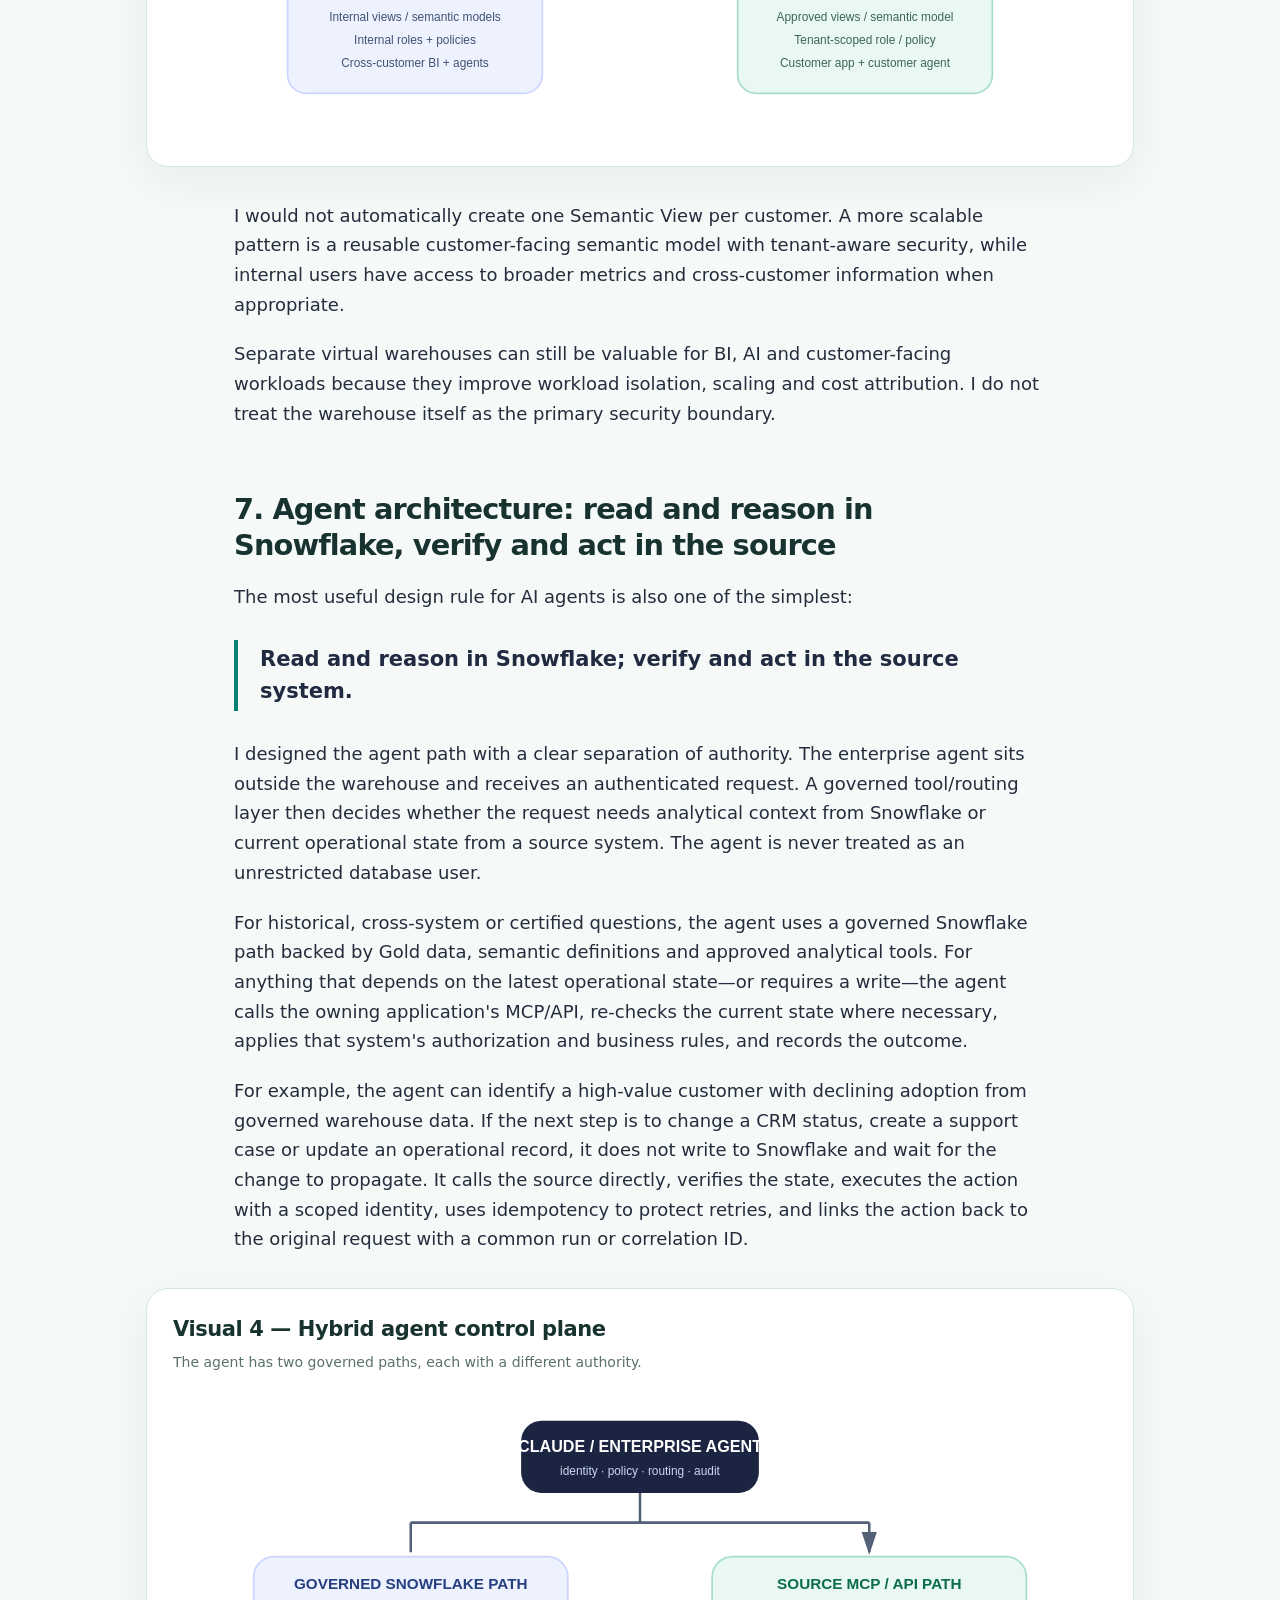
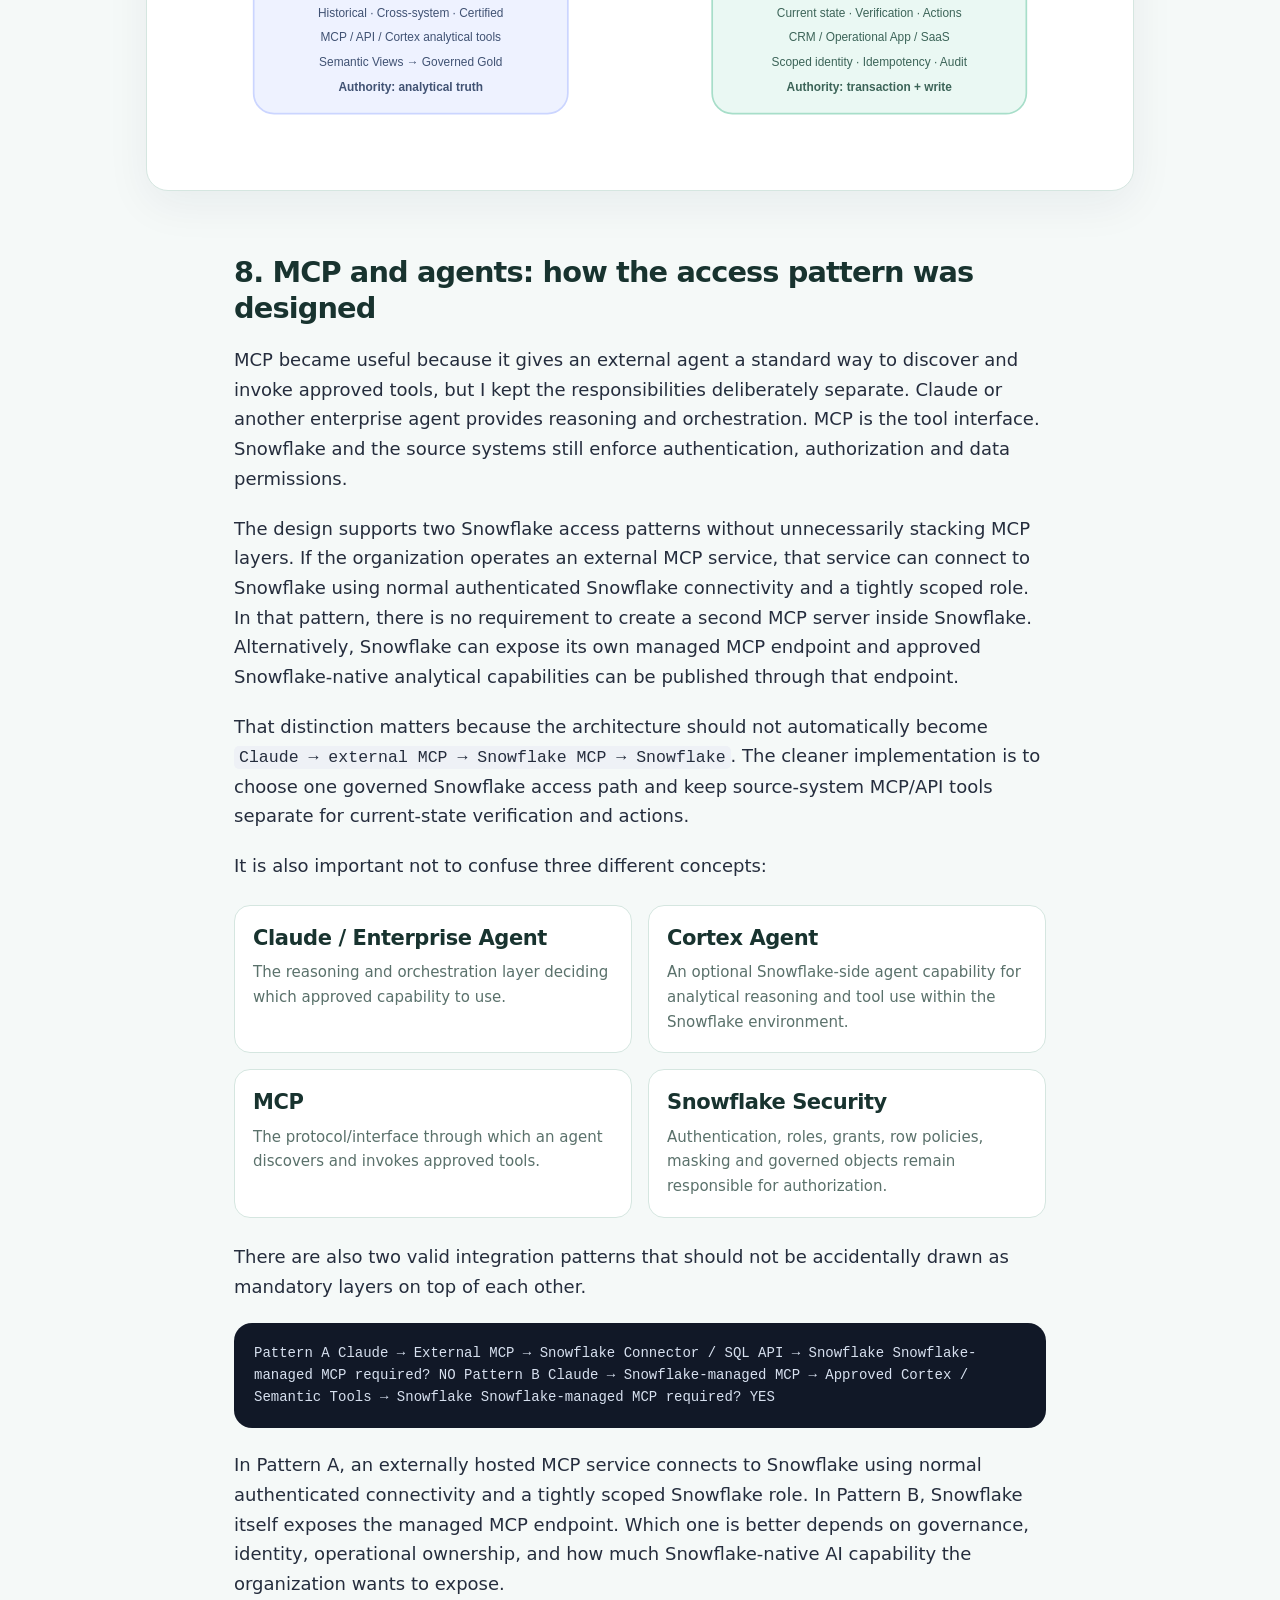
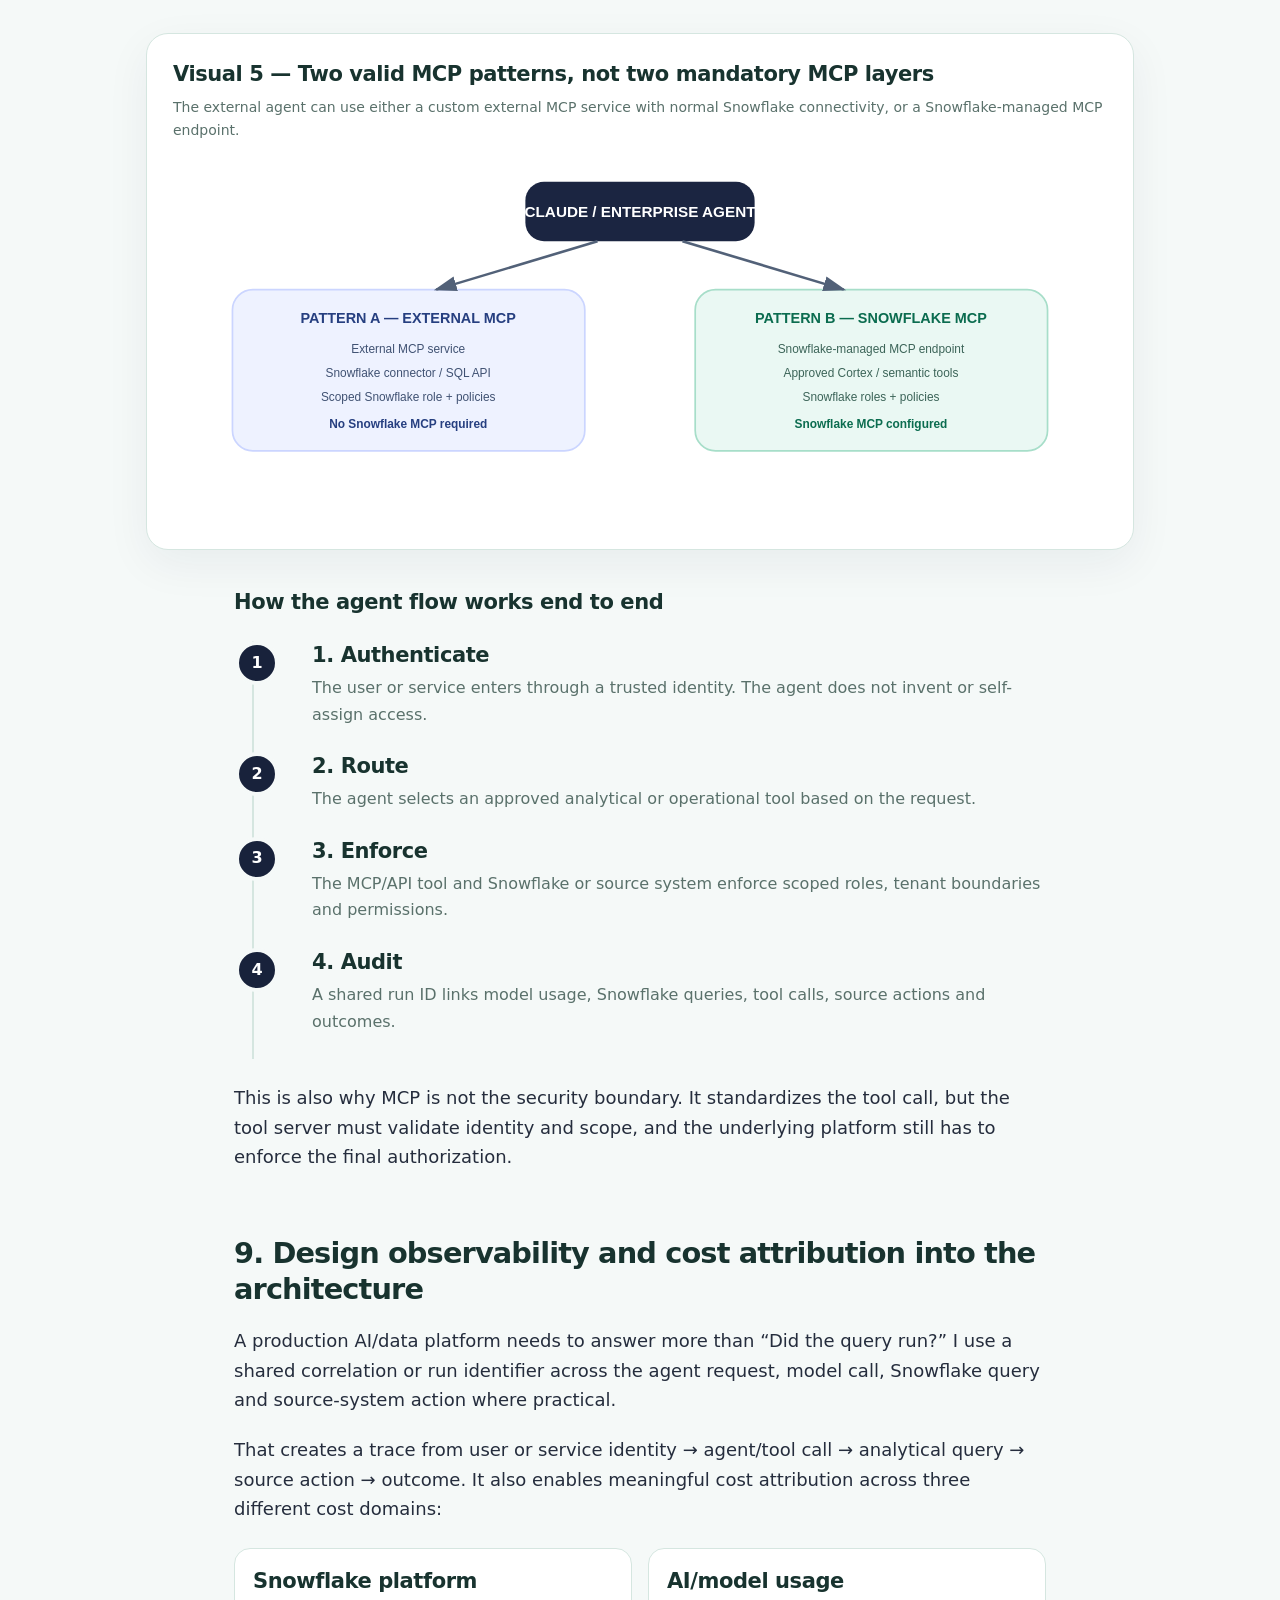
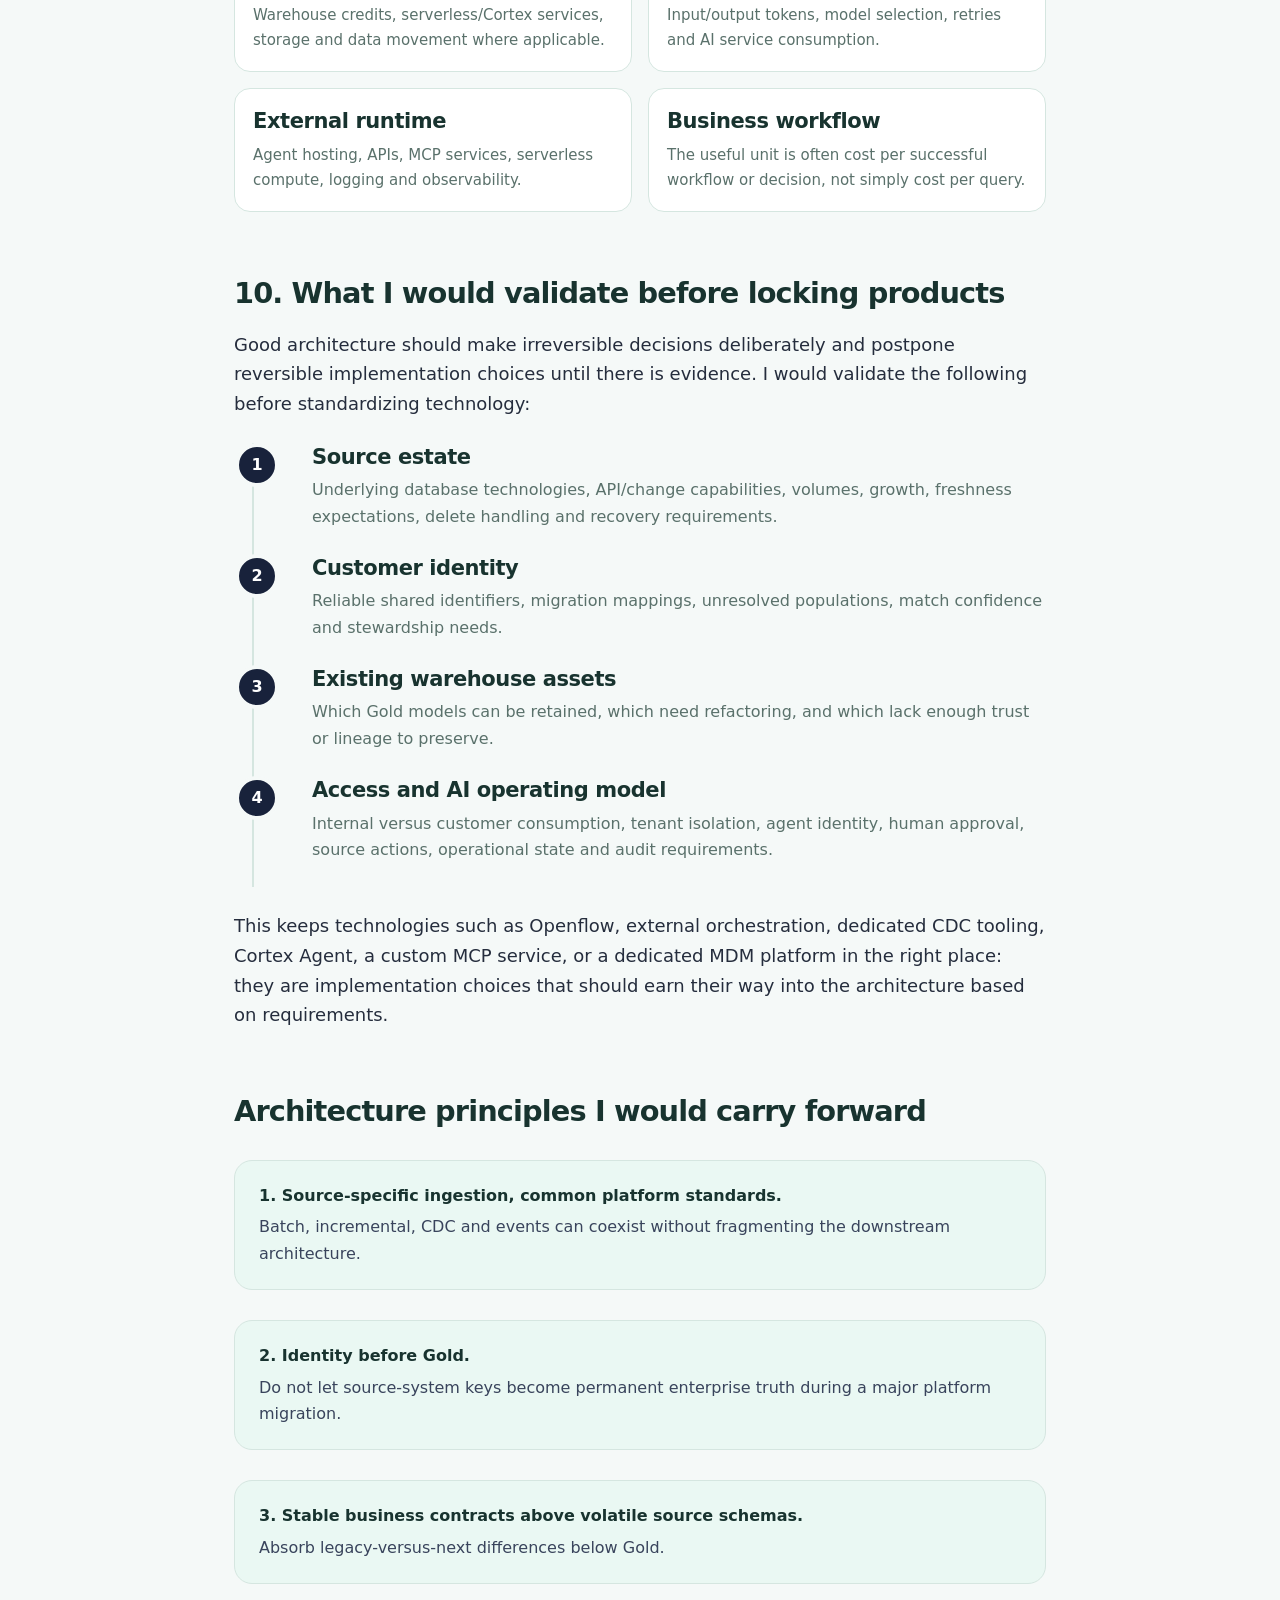
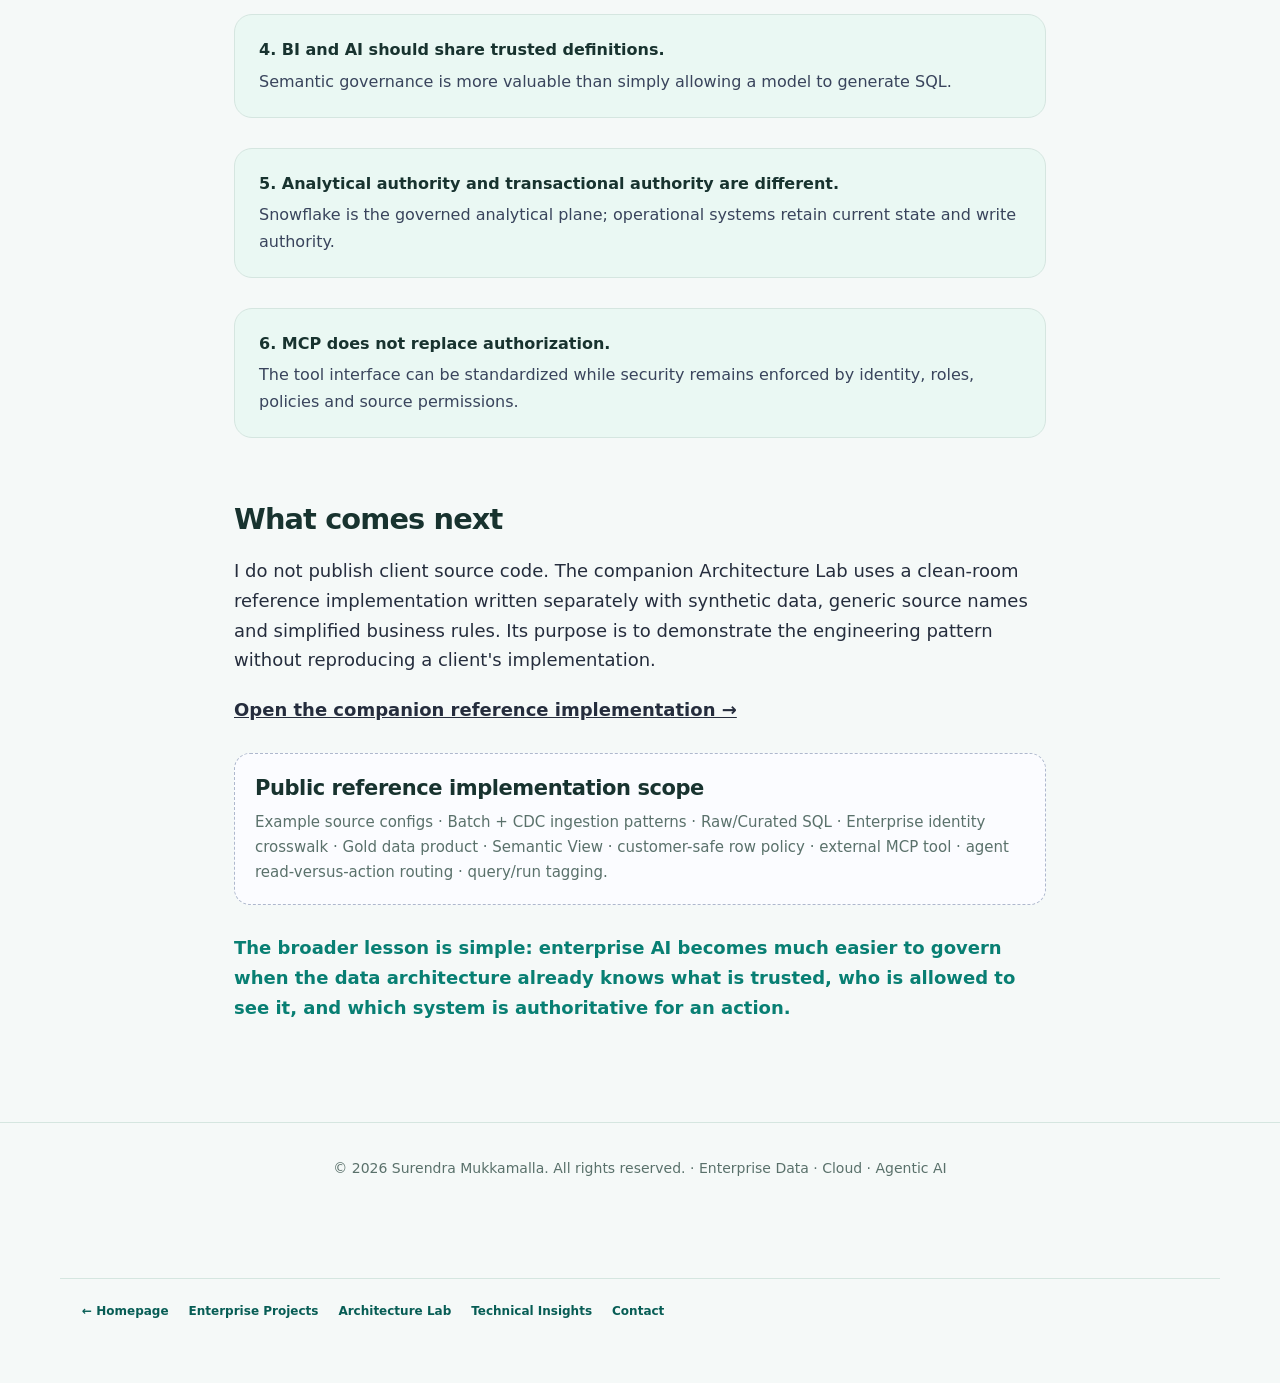
<file: selected-work/governed-enterprise-data-ai-platform.html>
<!DOCTYPE html>

<html lang="en">
<head>
<meta charset="utf-8"/>
<meta content="width=device-width, initial-scale=1" name="viewport"/>
<title>Designing a Governed Enterprise Data &amp; AI Platform | Surendra Mukkamalla</title>
<meta content="A practical architecture for source ingestion, CDC, Snowflake medallion layers, enterprise identity, governed Gold, semantic models, internal and customer access, and AI agents using MCP and APIs." name="description"/>
<meta content="Surendra Mukkamalla" name="author"/>
<meta content="Designing a Governed Enterprise Data &amp; AI Platform" property="og:title"/>
<meta content="From batch and CDC ingestion to identity, trusted Gold, semantic intelligence and governed agent access." property="og:description"/>
<meta content="article" property="og:type"/>
<style>
    :root{
      --bg:#f7f8fb;
      --card:#ffffff;
      --ink:#121826;
      --muted:#5d6678;
      --line:#e3e7ef;
      --accent:#3157d5;
      --accent2:#6b4eff;
      --soft:#eef2ff;
      --green:#0f8a63;
      --green-soft:#eaf8f3;
      --amber:#a26100;
      --amber-soft:#fff6df;
      --max:1120px;
    }
    *{box-sizing:border-box}
    body{margin:0;background:var(--bg);color:var(--ink);font-family:Inter,ui-sans-serif,system-ui,-apple-system,BlinkMacSystemFont,"Segoe UI",sans-serif;line-height:1.65}
    a{color:inherit}
    .sitebar{position:sticky;top:0;z-index:20;background:rgba(247,248,251,.94);backdrop-filter:blur(12px);border-bottom:1px solid var(--line)}
    .nav{max-width:var(--max);margin:auto;padding:14px 24px;display:flex;align-items:center;justify-content:space-between;gap:20px}
    .brand{font-weight:800;text-decoration:none;letter-spacing:-.02em}
    .brand small{display:block;font-size:11px;font-weight:600;color:var(--muted);letter-spacing:.08em;text-transform:uppercase;margin-top:1px}
    .navlinks{display:flex;gap:18px;flex-wrap:wrap;font-size:14px;color:var(--muted)}
    .navlinks a{text-decoration:none}
    .hero{max-width:var(--max);margin:0 auto;padding:72px 24px 36px}
    .eyebrow{font-size:12px;letter-spacing:.12em;text-transform:uppercase;font-weight:800;color:var(--accent);margin-bottom:12px}
    h1{font-size:clamp(32px,4.8vw,56px);line-height:1.06;letter-spacing:-.035em;margin:0;max-width:940px}
    .dek{font-size:clamp(18px,2.2vw,24px);line-height:1.5;color:var(--muted);max-width:900px;margin:24px 0 18px}
    .meta{display:flex;gap:14px;flex-wrap:wrap;color:var(--muted);font-size:14px}
    .chip{display:inline-flex;align-items:center;border:1px solid var(--line);background:var(--card);padding:7px 11px;border-radius:999px;font-size:13px;font-weight:650}
    .heroart{max-width:var(--max);margin:22px auto 0;padding:0 24px 26px}
    .artcard{background:linear-gradient(135deg,#151b2f 0%,#243463 55%,#3f4f91 100%);border-radius:28px;padding:28px;box-shadow:0 24px 70px rgba(25,37,80,.18);overflow:hidden}
    .artcard svg{width:100%;height:auto;display:block}
    .article{max-width:860px;margin:0 auto;padding:30px 24px 80px}
    .article h2{font-size:34px;line-height:1.15;letter-spacing:-.03em;margin:64px 0 18px}
    .article h3{font-size:23px;line-height:1.25;letter-spacing:-.02em;margin:38px 0 12px}
    .article p{font-size:18px;color:#252d3d;margin:0 0 20px}
    .lede{font-size:21px!important;color:#1c2536!important}
    .callout{margin:30px 0;padding:22px 24px;border-radius:18px;border:1px solid #dce3ff;background:var(--soft)}
    .callout strong{display:block;margin-bottom:5px}
    .callout p{margin:0;font-size:16px;color:#39445c}
    .callout.green{background:var(--green-soft);border-color:#caebdf}
    .callout.amber{background:var(--amber-soft);border-color:#f0dfae}
    .diagram{margin:34px -88px;padding:26px;border-radius:22px;background:var(--card);border:1px solid var(--line);box-shadow:0 14px 45px rgba(25,35,60,.06)}
    .diagram h3{margin:0 0 8px;font-size:17px}
    .diagram p{font-size:14px;color:var(--muted);margin:0 0 16px}
    .diagram svg{width:100%;height:auto;display:block}
    .grid{display:grid;grid-template-columns:repeat(2,minmax(0,1fr));gap:16px;margin:24px 0}
    .mini{background:var(--card);border:1px solid var(--line);border-radius:16px;padding:18px}
    .mini h3{font-size:17px;margin:0 0 8px}
    .mini p{font-size:15px;margin:0;color:var(--muted)}
    .steps{counter-reset:step;margin:24px 0}
    .step{position:relative;padding:0 0 24px 58px;border-left:2px solid #dfe4ee;margin-left:18px}
    .step:before{counter-increment:step;content:counter(step);position:absolute;left:-19px;top:0;width:36px;height:36px;border-radius:50%;display:grid;place-items:center;background:#18223b;color:#fff;font-weight:800;border:4px solid var(--bg)}
    .step h3{margin:0 0 6px;font-size:20px}
    .step p{font-size:16px;color:var(--muted);margin:0}
    blockquote{margin:28px 0;padding:4px 0 4px 22px;border-left:4px solid var(--accent);font-size:21px;line-height:1.5;color:#202a40;font-weight:650}
    code{font-family:"SFMono-Regular",Consolas,"Liberation Mono",monospace;background:#eef1f6;border-radius:5px;padding:2px 5px;font-size:.92em}
    .codebox{background:#111827;color:#d7e0ef;border-radius:18px;padding:20px;overflow:auto;font:14px/1.55 "SFMono-Regular",Consolas,monospace;margin:22px 0}
    .future{border:1px dashed #aeb8cd;background:#fbfcff;border-radius:16px;padding:20px;margin:28px 0}
    .future h3{margin:0 0 8px;font-size:18px}
    .future p{font-size:15px;color:var(--muted);margin:0}
    .footer{border-top:1px solid var(--line);padding:34px 24px 60px;color:var(--muted);text-align:center;font-size:14px}
    .kicker{font-weight:800;color:var(--ink)}
    @media(max-width:1000px){.diagram{margin:30px 0}.grid{grid-template-columns:1fr}}
    @media(max-width:720px){.navlinks{display:none}.hero{padding-top:52px}.article h2{font-size:30px}.article p{font-size:17px}.artcard{padding:14px;border-radius:20px}}
  
    .portfolio-disclosure{
      margin:18px 0 8px;padding:16px 18px;border:1px solid var(--line);
      border-radius:14px;background:rgba(255,255,255,.72);
      color:var(--muted);font-size:.84rem;line-height:1.6
    }
    .portfolio-disclosure strong{color:var(--text)}
    .provenance-grid{display:grid;grid-template-columns:repeat(2,minmax(0,1fr));gap:12px;margin:22px 0 30px}
    .provenance-item{border:1px solid var(--line);border-radius:14px;padding:15px;background:var(--surface)}
    .provenance-item strong{display:block;margin-bottom:5px;color:var(--text)}
    @media(max-width:720px){.provenance-grid{grid-template-columns:1fr}}

</style>
<script type="application/ld+json">
  {
    "@context":"https://schema.org",
    "@type":"TechArticle",
    "headline":"Designing a Governed Enterprise Data & AI Platform",
    "author":{"@type":"Person","name":"Surendra Mukkamalla"},
    "description":"A practical enterprise architecture spanning ingestion, CDC, Snowflake data layers, identity, semantic access and governed AI agents.",
    "keywords":["Snowflake","CDC","Data Architecture","Semantic Views","Cortex","MCP","Agentic AI","Enterprise Identity","Data Governance"]
  }
  </script>
<style id="site-content-protection">
    html, body, body * { -webkit-user-select:none !important; -moz-user-select:none !important; -ms-user-select:none !important; user-select:none !important; -webkit-touch-callout:none !important; }
    img, svg { -webkit-user-drag:none !important; user-drag:none !important; }
  </style>
<link href="../assets/article-theme.css" rel="stylesheet"/><style id="portfolio-copy-deterrent">
body,body *:not(input):not(textarea){-webkit-user-select:none!important;user-select:none!important;-webkit-touch-callout:none!important}
img,svg{-webkit-user-drag:none!important}
</style><script id="portfolio-copy-deterrent-script">
document.addEventListener('contextmenu',e=>e.preventDefault());
document.addEventListener('copy',e=>e.preventDefault());
document.addEventListener('cut',e=>e.preventDefault());
document.addEventListener('dragstart',e=>e.preventDefault());
document.addEventListener('keydown',e=>{if((e.ctrlKey||e.metaKey)&&['c','x','a','s','p','u'].includes(e.key.toLowerCase()))e.preventDefault()});
</script><style>.case-scope-note{max-width:1120px;margin:22px auto;padding:18px 22px;background:#eaf5f1;border:1px solid #cde5db;border-left:4px solid #087f73;border-radius:11px;color:#294d44}.case-scope-note strong{font-size:12px;color:#075d55}.case-scope-note p{font-size:12px;line-height:1.65;margin:6px 0 0}</style></head>
<body oncontextmenu="return false" oncopy="return false" oncut="return false" ondragstart="return false" onselectstart="return false"><header class="portfolio-nav"><div class="portfolio-nav-inner"><a class="portfolio-brand" href="../index.html">Surendra Mukkamalla<small>Enterprise Data · Cloud · Agentic AI</small></a><nav class="portfolio-nav-links"><a href="../index.html#work">Enterprise Projects</a><a href="../index.html#lab">Architecture Lab</a><a href="../index.html#insights">Insights</a><a href="../index.html#capabilities">Expertise</a><a href="../index.html#about">About</a></nav></div></header><div class="portfolio-crumb"><a href="../index.html">Home</a><span>›</span><a href="../index.html#work">Enterprise Projects</a></div>
<header class="sitebar">
<nav class="nav">
<a class="brand" href="../index.html">Surendra Mukkamalla<small>Data · Cloud · AI Architecture &amp; Engineering</small></a>
<div class="navlinks">
<a href="../index.html#work">Work</a>
<a href="../index.html#lab">Architecture Lab</a>
<a href="../index.html#insights">Insights</a>
<a href="../index.html#about">About</a>
</div>
</nav>
</header>
<main>
<section class="hero">
<div class="eyebrow">Selected Work · Sanitized Architecture Case Study</div>
<h1>Designing a Governed Enterprise Data &amp; AI Platform</h1>
<p class="dek">A practical architecture for bringing batch, incremental and CDC data into Snowflake, resolving enterprise identity, building stable Gold data products, and giving BI and AI agents governed access without turning the warehouse into a transactional system.</p>
<div class="meta">
<span class="chip">10–12 min read</span>
<span class="chip">Snowflake</span>
<span class="chip">CDC &amp; Batch</span>
<span class="chip">Identity Before Gold</span>
<span class="chip">Semantic Views</span>
<span class="chip">MCP &amp; Agents</span>
</div>
<div class="portfolio-disclosure">
<strong>Portfolio / confidentiality note.</strong>
        This case study is based on enterprise architecture and engineering work I personally contributed to.
        To protect client confidentiality, organization names, proprietary source code, credentials, exact schemas,
        business rules, identifiers and sensitive operating details are intentionally omitted, renamed or generalized.
        Any public code linked from this page is a separate synthetic reference implementation created for demonstration.
      </div>
</section><aside class="case-scope-note"><strong>Why this case study is distinct</strong><p>This is the end-to-end enterprise data-to-AI architecture story: source-specific ingestion, layered Snowflake design, enterprise identity, governed consumption, and agent access to authoritative systems. For dedicated agent-runtime design, orchestration frameworks, or Snowflake/Databricks modernization choices, explore the other Enterprise Projects.</p></aside>
<section aria-label="Enterprise data and AI architecture overview" class="heroart">
<div class="artcard">
<svg aria-label="Sources flow through ingestion to Raw, Curated, Identity, Gold, Semantic access and BI or AI agents" role="img" viewbox="0 0 1200 560">
<defs>
<lineargradient id="g1" x1="0" x2="1"><stop offset="0" stop-color="#7da3ff"></stop><stop offset="1" stop-color="#9f89ff"></stop></lineargradient>
<filter id="shadow"><fedropshadow dx="0" dy="8" flood-opacity=".2" stddeviation="10"></fedropshadow></filter>
</defs>
<text fill="#dce5ff" font-size="25" font-weight="700" x="42" y="56">A governed path from source systems to analytical intelligence</text>
<g filter="url(#shadow)" font-family="Inter,Segoe UI,sans-serif">
<rect fill="#1d2849" height="250" rx="22" stroke="#536899" width="160" x="45" y="105"></rect>
<text fill="#fff" font-size="17" font-weight="700" text-anchor="middle" x="125" y="139">Sources</text>
<g fill="#dce5ff" font-size="14">
<text x="74" y="183">Operational DBs</text><text x="74" y="216">CRM / SaaS</text><text x="74" y="249">APIs</text><text x="74" y="282">Files</text><text x="74" y="315">Events</text>
</g>
<rect fill="#1d2849" height="250" rx="22" stroke="#536899" width="170" x="240" y="105"></rect>
<text fill="#fff" font-size="17" font-weight="700" text-anchor="middle" x="325" y="139">Ingestion</text>
<g fill="#dce5ff" font-size="14">
<text x="268" y="183">Batch</text><text x="268" y="216">Incremental / API</text><text x="268" y="249">CDC</text><text x="268" y="282">Streaming / Events</text><text x="268" y="315">Orchestration</text>
</g>
<g>
<rect fill="url(#g1)" height="72" rx="16" width="120" x="455" y="125"></rect><text fill="#10172a" font-size="17" font-weight="800" text-anchor="middle" x="515" y="168">RAW</text>
<rect fill="url(#g1)" height="72" rx="16" width="135" x="605" y="125"></rect><text fill="#10172a" font-size="17" font-weight="800" text-anchor="middle" x="672" y="168">CURATED</text>
<rect fill="#9ce4cb" height="72" rx="16" width="145" x="770" y="125"></rect><text fill="#102820" font-size="16" font-weight="800" text-anchor="middle" x="842" y="158">ENTERPRISE</text><text fill="#102820" font-size="16" font-weight="800" text-anchor="middle" x="842" y="178">IDENTITY</text>
<rect fill="url(#g1)" height="72" rx="16" width="120" x="945" y="125"></rect><text fill="#10172a" font-size="17" font-weight="800" text-anchor="middle" x="1005" y="168">GOLD</text>
<path d="M575 161h30M740 161h30M915 161h30" stroke="#cdd8ff" stroke-linecap="round" stroke-width="4"></path>
<path d="M410 230h45" stroke="#cdd8ff" stroke-width="4"></path>
</g>
<rect fill="#151f3a" height="105" rx="22" stroke="#536899" width="610" x="455" y="250"></rect>
<text fill="#fff" font-size="17" font-weight="700" text-anchor="middle" x="760" y="285">Semantic + Governed Access</text>
<text fill="#cbd6f2" font-size="14" text-anchor="middle" x="760" y="316">Certified metrics · Semantic Views · Roles · Row Access · Masking · Audit</text>
<text fill="#cbd6f2" font-size="14" text-anchor="middle" x="760" y="339">Cortex analytical capabilities · Approved MCP / API tools</text>
<g>
<rect fill="#f0f4ff" height="82" rx="20" width="185" x="560" y="405"></rect><text fill="#17213c" font-size="16" font-weight="800" text-anchor="middle" x="652" y="440">BI / Reporting</text><text fill="#495779" font-size="13" text-anchor="middle" x="652" y="465">Internal + customer-safe</text>
<rect fill="#f0f4ff" height="82" rx="20" width="210" x="780" y="405"></rect><text fill="#17213c" font-size="16" font-weight="800" text-anchor="middle" x="885" y="440">Claude / AI Agents</text><text fill="#495779" font-size="13" text-anchor="middle" x="885" y="465">MCP / API / Cortex tools</text>
</g>
<path d="M653 355v50M885 355v50" stroke="#cdd8ff" stroke-width="4"></path>
</g>
</svg>
</div>
</section>
<article class="article">
<p class="lede">A recent enterprise architecture engagement reinforced a pattern I keep coming back to: the hard part is not simply getting data into Snowflake or placing an LLM on top of it. The real work is deciding <em>where trusted analytical truth lives, how identity survives source-system change, what can safely be exposed, and how agents can use enterprise data without becoming uncontrolled database clients.</em></p>
<div class="provenance-grid">
<div class="provenance-item"><strong>Real professional work</strong>The architecture decisions, engineering patterns, trade-offs and responsibilities described here reflect enterprise work I performed or helped shape.</div>
<div class="provenance-item"><strong>Sanitized for public use</strong>Client-specific names, exact schemas, identifiers, security details and proprietary implementation specifics are intentionally generalized.</div>
<div class="provenance-item"><strong>Purpose of this page</strong>This is a portfolio case study showing the problem, architecture approach and engineering reasoning—not a copy of a client design document.</div>
<div class="provenance-item"><strong>Public code boundary</strong>Any companion code is clean-room reference code written separately with synthetic data; it is not client source code.</div>
</div>
<h2>The requirement</h2>
<p>The organization needed a modern enterprise data and AI foundation while moving from a legacy operational platform to a next-generation platform. Data was spread across operational databases, CRM, customer-success and support SaaS applications, APIs and file-based feeds. The warehouse existed, but the target state needed a more durable approach for ingestion, customer identity, trusted business data, governed reporting and AI-agent access.</p>
<p>The architecture also had to support multiple ingestion styles rather than forcing every source into one pattern: scheduled batch for latency-tolerant data, API or incremental extraction for SaaS platforms, CDC for operational databases where inserts, updates and deletes matter, and event-based ingestion where continuous processing is justified.</p>
<p>On the AI side, the requirement was equally important: an enterprise agent such as Claude should be able to use Snowflake for historical, cross-system and certified analytical context, while current operational state and writes remain with the systems that own those transactions. Internal users and future customer-facing experiences also needed clearly separated access boundaries.</p>
<div class="callout green"><strong>What I designed</strong><p>A source-aware ingestion strategy, layered Snowflake architecture, enterprise identity crosswalk, stable business Gold model, governed semantic/access layer, internal-versus-customer access model, and a hybrid agent architecture using approved MCP/API tools. Snowflake provides analytical intelligence; operational systems remain authoritative for current state and writes.</p></div>
<h2>1. Start with capabilities, not a single ingestion tool</h2>
<p>The first decision was not “Which connector do we standardize on?” It was to define a small set of ingestion capabilities and then choose the simplest reliable path for each source.</p>
<div class="grid">
<div class="mini"><h3>Batch</h3><p>Best for small, latency-tolerant sources, reference datasets, or periodic extracts where a full refresh remains practical.</p></div>
<div class="mini"><h3>Incremental / API</h3><p>Useful for SaaS platforms and APIs that expose modified timestamps, cursors, bulk APIs, or change endpoints.</p></div>
<div class="mini"><h3>CDC</h3><p>For operational databases where inserts, updates and deletes need to be captured from a transaction/change mechanism with lower latency.</p></div>
<div class="mini"><h3>Events / Streaming</h3><p>For event-oriented sources where the business needs continuous ingestion or event history rather than periodic snapshots.</p></div>
</div>
<p>This matters because orchestration and change capture are not the same thing. Airflow, for example, is excellent at schedules, dependencies, retries, backfills and workflow control, but it is not itself the transaction-log CDC engine. When true CDC is required, I would use a purpose-built change-capture mechanism and let the orchestration layer coordinate the surrounding workflow.</p>
<blockquote>Choose the ingestion pattern by source capability, volume, freshness, recovery and operating model — not by forcing every source through the same technology.</blockquote>
<div class="diagram">
<h3>Visual 1 — Source-specific ingestion, common Snowflake standards</h3>
<p>Different sources can enter through different mechanisms while converging on the same platform contract.</p>
<svg aria-label="Batch, incremental API, CDC and events converge into Snowflake Raw then Curated" role="img" viewbox="0 0 1100 430">
<defs><marker id="arrow1" markerheight="10" markerwidth="10" orient="auto" refx="8" refy="3"><path d="M0,0 L0,6 L9,3 z" fill="#526178"></path></marker></defs>
<g font-family="Inter,Segoe UI,sans-serif">
<g fill="#fff" stroke="#dce2eb" stroke-width="2">
<rect height="62" rx="16" width="175" x="45" y="45"></rect><rect height="62" rx="16" width="175" x="45" y="132"></rect><rect height="62" rx="16" width="175" x="45" y="219"></rect><rect height="62" rx="16" width="175" x="45" y="306"></rect>
</g>
<g fill="#1e293b" font-size="16" font-weight="700"><text text-anchor="middle" x="132" y="82">Operational DB</text><text text-anchor="middle" x="132" y="169">CRM / SaaS</text><text text-anchor="middle" x="132" y="256">Files / Extracts</text><text text-anchor="middle" x="132" y="343">Events</text></g>
<g fill="#eef2ff" stroke="#cbd5ff" stroke-width="2">
<rect height="62" rx="16" width="200" x="320" y="45"></rect><rect height="62" rx="16" width="200" x="320" y="132"></rect><rect height="62" rx="16" width="200" x="320" y="219"></rect><rect height="62" rx="16" width="200" x="320" y="306"></rect>
</g>
<g fill="#30436c" font-size="16" font-weight="700"><text text-anchor="middle" x="420" y="82">CDC Engine</text><text text-anchor="middle" x="420" y="169">API / Incremental</text><text text-anchor="middle" x="420" y="256">Batch / Bulk Load</text><text text-anchor="middle" x="420" y="343">Streaming / Event</text></g>
<g marker-end="url(#arrow1)" stroke="#526178" stroke-width="3"><path d="M220 76H320"></path><path d="M220 163H320"></path><path d="M220 250H320"></path><path d="M220 337H320"></path></g>
<rect fill="#243463" height="78" rx="18" width="170" x="630" y="95"></rect><text fill="#fff" font-size="18" font-weight="800" text-anchor="middle" x="715" y="142">SNOWFLAKE RAW</text>
<rect fill="#3157d5" height="78" rx="18" width="170" x="870" y="95"></rect><text fill="#fff" font-size="18" font-weight="800" text-anchor="middle" x="955" y="142">CURATED</text>
<g marker-end="url(#arrow1)" stroke="#526178" stroke-width="3"><path d="M520 76 C580 76,580 134,630 134"></path><path d="M520 163 C575 163,585 134,630 134"></path><path d="M520 250 C580 250,580 134,630 134"></path><path d="M520 337 C585 337,585 134,630 134"></path><path d="M800 134H870"></path></g>
<text fill="#5d6678" font-size="13" text-anchor="middle" x="715" y="207">source-aligned + ingestion metadata</text>
<text fill="#5d6678" font-size="13" text-anchor="middle" x="955" y="207">standardize · DQ · dedup · SCD</text>
</g>
</svg>
</div>
<h2>2. Raw → Curated → Identity → Gold</h2>
<p>I use medallion principles, but I do not treat the layers as labels for folders. Each layer has a specific contract.</p>
<div class="steps">
<div class="step"><h3>Raw — preserve source meaning</h3><p>Land data close to the source with ingestion metadata, load timestamps, source identifiers and enough traceability to support replay or reconciliation. Raw can be snapshot-based, append-only or CDC-fed depending on the source.</p></div>
<div class="step"><h3>Curated — make data trustworthy</h3><p>Standardize data types and business keys, deduplicate, validate quality, reconcile source data, normalize legacy and next-generation schemas, and preserve history using SCD patterns where the business requires it.</p></div>
<div class="step"><h3>Identity — resolve the enterprise customer</h3><p>Map source-system customer/account identifiers to a durable enterprise identity before downstream business metrics rely on them.</p></div>
<div class="step"><h3>Gold — model stable business concepts</h3><p>Create governed data products around Customer, Revenue, Invoice, Usage, Adoption, Support, Journey, Risk and other business domains rather than mirroring operational schemas.</p></div>
</div>
<div class="callout amber"><strong>CDC is not SCD</strong><p>CDC answers “what changed in the source?” SCD answers “how should warehouse history be represented?” A pipeline may use both, but they solve different problems.</p></div>
<h2>3. Identity before Gold</h2>
<p>The most important design choice in this architecture was to avoid making a legacy customer ID, next-generation customer ID, or CRM account ID the enterprise key.</p>
<p>During a platform migration, the same real-world customer can exist under different identifiers across operational applications, CRM, customer-success platforms and support systems. If each Gold model independently joins those source keys, the organization ends up with multiple versions of customer truth.</p>
<p>Instead, I designed a persistent enterprise identity crosswalk:</p>
<div class="codebox">ENTERPRISE_CUSTOMER_ID | SOURCE_SYSTEM | SOURCE_CUSTOMER_ID | MATCH_STATUS | MATCH_METHOD
EC000001               | LEGACY        | C123               | MATCHED      | TRUSTED_KEY
EC000001               | NEXT          | N984               | MATCHED      | MIGRATION_MAP
EC000001               | CRM           | A557               | MATCHED      | ACCOUNT_KEY
EC000001               | SUCCESS       | S221               | MATCHED      | TRUSTED_KEY</div>
<p>High-confidence records map to the durable enterprise identity. Ambiguous records remain explicitly unresolved rather than being forced into a false match. That unresolved population is measurable and can be addressed through stewardship.</p>
<div class="diagram">
<h3>Visual 2 — Enterprise identity protects Gold from source migration</h3>
<p>Source keys can change while the enterprise identity and downstream business contract stay stable.</p>
<svg aria-label="Legacy, next, CRM and customer success source IDs map to a durable enterprise customer ID and then Gold" role="img" viewbox="0 0 1100 420">
<defs><marker id="arrow2" markerheight="10" markerwidth="10" orient="auto" refx="8" refy="3"><path d="M0,0 L0,6 L9,3 z" fill="#526178"></path></marker></defs>
<g font-family="Inter,Segoe UI,sans-serif">
<g fill="#fff" stroke="#dce2eb" stroke-width="2"><rect height="65" rx="16" width="210" x="40" y="35"></rect><rect height="65" rx="16" width="210" x="40" y="125"></rect><rect height="65" rx="16" width="210" x="40" y="215"></rect><rect height="65" rx="16" width="210" x="40" y="305"></rect></g>
<g fill="#263248" font-size="16" font-weight="700"><text text-anchor="middle" x="145" y="74">Legacy ID · C123</text><text text-anchor="middle" x="145" y="164">Next ID · N984</text><text text-anchor="middle" x="145" y="254">CRM ID · A557</text><text text-anchor="middle" x="145" y="344">Success ID · S221</text></g>
<rect fill="#eaf8f3" height="150" rx="24" stroke="#a7dec9" stroke-width="2" width="270" x="410" y="128"></rect>
<text fill="#0b5f45" font-size="17" font-weight="800" text-anchor="middle" x="545" y="172">ENTERPRISE IDENTITY</text>
<text fill="#1a3f35" font-size="23" font-weight="900" text-anchor="middle" x="545" y="210">EC000001</text>
<text fill="#4c7066" font-size="14" text-anchor="middle" x="545" y="242">crosswalk + match status + history</text>
<rect fill="#243463" height="150" rx="24" width="220" x="825" y="128"></rect>
<text fill="#fff" font-size="17" font-weight="800" text-anchor="middle" x="935" y="172">STABLE GOLD</text>
<g fill="#dce5ff" font-size="14"><text text-anchor="middle" x="935" y="207">Customer · Revenue</text><text text-anchor="middle" x="935" y="232">Usage · Journey</text><text text-anchor="middle" x="935" y="257">Certified Metrics</text></g>
<g fill="none" marker-end="url(#arrow2)" stroke="#526178" stroke-width="3"><path d="M250 67 C330 67,335 155,410 170"></path><path d="M250 157H410"></path><path d="M250 247 C330 247,335 215,410 210"></path><path d="M250 337 C335 337,335 255,410 238"></path><path d="M680 203H825"></path></g>
<text fill="#5d6678" font-size="14" text-anchor="middle" x="545" y="327">Legacy declines · Next grows · Gold contract remains unchanged</text>
</g>
</svg>
</div>
<h2>4. Gold should be stable even when source systems are not</h2>
<p>During a legacy-to-next-generation migration, source schemas will drift. Field names change, business rules move, and one system may temporarily contain data the other does not. I do not want every report, semantic model or AI agent to absorb that volatility.</p>
<p>The pattern I use is to isolate source differences below Gold:</p>
<div class="codebox">Legacy schema ──► Legacy adapter ──┐
                                 ├──► Canonical / Curated ─► Identity ─► Stable Gold
Next schema ─────► Next adapter ───┘</div>
<p>As migration progresses, the legacy adapter can eventually be retired without changing the business-facing contract. This is one of the strongest reasons to model Gold around durable business concepts instead of physical source tables.</p>
<h2>5. Add a semantic layer for both BI and AI</h2>
<p>Trusted tables alone are not enough. Business terms such as revenue, active customer, adoption, churn risk or service utilization need consistent definitions. Without a semantic layer, a BI dashboard and an AI agent can each produce technically valid SQL while still answering the business question differently.</p>
<p>I therefore place governed semantic definitions above Gold. In Snowflake, Semantic Views and Cortex analytical capabilities can provide a governed path for natural-language questions while keeping the underlying business meaning explicit.</p>
<div class="callout"><strong>The goal is not “AI can query the database.”</strong><p>The goal is that BI and AI consume the same trusted business definitions, certified metrics and access policies.</p></div>
<h2>6. Internal and customer access need different boundaries</h2>
<p>Security is not “roles versus views.” They solve different parts of the problem. Roles answer <strong>who</strong> can access something. Governed views, data products and semantic models define <strong>what</strong> is exposed. Row-access and masking policies constrain <strong>which rows and sensitive attributes</strong> are visible.</p>
<p>I would typically maintain a common trusted core and create explicit consumption boundaries:</p>
<div class="diagram">
<h3>Visual 3 — Same trusted core, different access contracts</h3>
<p>Internal analytics can be broader; customer-facing access is constrained to approved objects and tenant-scoped data.</p>
<svg aria-label="Governed Gold branches into internal and customer-safe access with roles and policies" role="img" viewbox="0 0 1100 390">
<defs><marker id="arrow3" markerheight="10" markerwidth="10" orient="auto" refx="8" refy="3"><path d="M0,0 L0,6 L9,3 z" fill="#526178"></path></marker></defs>
<g font-family="Inter,Segoe UI,sans-serif">
<rect fill="#243463" height="75" rx="20" width="280" x="410" y="35"></rect>
<text fill="#fff" font-size="19" font-weight="800" text-anchor="middle" x="550" y="81">GOVERNED GOLD</text>
<path d="M550 110V145M550 145H285M550 145H815M285 145V175M815 145V175" fill="none" marker-end="url(#arrow3)" stroke="#526178" stroke-width="3"></path>
<rect fill="#eef2ff" height="155" rx="22" stroke="#cbd5ff" stroke-width="2" width="300" x="135" y="180"></rect>
<text fill="#263f80" font-size="18" font-weight="800" text-anchor="middle" x="285" y="219">INTERNAL ACCESS</text>
<g fill="#405273" font-size="14"><text text-anchor="middle" x="285" y="250">Internal views / semantic models</text><text text-anchor="middle" x="285" y="277">Internal roles + policies</text><text text-anchor="middle" x="285" y="304">Cross-customer BI + agents</text></g>
<rect fill="#eaf8f3" height="155" rx="22" stroke="#a7dec9" stroke-width="2" width="300" x="665" y="180"></rect>
<text fill="#0b6c4f" font-size="18" font-weight="800" text-anchor="middle" x="815" y="219">CUSTOMER-SAFE ACCESS</text>
<g fill="#3c6458" font-size="14"><text text-anchor="middle" x="815" y="250">Approved views / semantic model</text><text text-anchor="middle" x="815" y="277">Tenant-scoped role / policy</text><text text-anchor="middle" x="815" y="304">Customer app + customer agent</text></g>
</g>
</svg>
</div>
<p>I would not automatically create one Semantic View per customer. A more scalable pattern is a reusable customer-facing semantic model with tenant-aware security, while internal users have access to broader metrics and cross-customer information when appropriate.</p>
<p>Separate virtual warehouses can still be valuable for BI, AI and customer-facing workloads because they improve workload isolation, scaling and cost attribution. I do not treat the warehouse itself as the primary security boundary.</p>
<h2>7. Agent architecture: read and reason in Snowflake, verify and act in the source</h2>
<p>The most useful design rule for AI agents is also one of the simplest:</p>
<blockquote>Read and reason in Snowflake; verify and act in the source system.</blockquote>
<p>I designed the agent path with a clear separation of authority. The enterprise agent sits outside the warehouse and receives an authenticated request. A governed tool/routing layer then decides whether the request needs analytical context from Snowflake or current operational state from a source system. The agent is never treated as an unrestricted database user.</p>
<p>For historical, cross-system or certified questions, the agent uses a governed Snowflake path backed by Gold data, semantic definitions and approved analytical tools. For anything that depends on the latest operational state—or requires a write—the agent calls the owning application's MCP/API, re-checks the current state where necessary, applies that system's authorization and business rules, and records the outcome.</p>
<p>For example, the agent can identify a high-value customer with declining adoption from governed warehouse data. If the next step is to change a CRM status, create a support case or update an operational record, it does not write to Snowflake and wait for the change to propagate. It calls the source directly, verifies the state, executes the action with a scoped identity, uses idempotency to protect retries, and links the action back to the original request with a common run or correlation ID.</p>
<div class="diagram">
<h3>Visual 4 — Hybrid agent control plane</h3>
<p>The agent has two governed paths, each with a different authority.</p>
<svg aria-label="Claude enterprise agent routes analytical questions to Snowflake and actions to operational systems through MCP or APIs" role="img" viewbox="0 0 1100 440">
<defs><marker id="arrow4" markerheight="10" markerwidth="10" orient="auto" refx="8" refy="3"><path d="M0,0 L0,6 L9,3 z" fill="#526178"></path></marker></defs>
<g font-family="Inter,Segoe UI,sans-serif">
<rect fill="#1b2541" height="85" rx="24" width="280" x="410" y="35"></rect>
<text fill="#fff" font-size="19" font-weight="800" text-anchor="middle" x="550" y="72">CLAUDE / ENTERPRISE AGENT</text>
<text fill="#cbd6f2" font-size="14" text-anchor="middle" x="550" y="99">identity · policy · routing · audit</text>
<path d="M550 120V155M550 155H280M550 155H820M280 155V190M820 155V190" fill="none" marker-end="url(#arrow4)" stroke="#526178" stroke-width="3"></path>
<rect fill="#eef2ff" height="185" rx="24" stroke="#cbd5ff" stroke-width="2" width="370" x="95" y="195"></rect>
<text fill="#263f80" font-size="18" font-weight="800" text-anchor="middle" x="280" y="233">GOVERNED SNOWFLAKE PATH</text>
<g fill="#405273" font-size="14"><text text-anchor="middle" x="280" y="266">Historical · Cross-system · Certified</text><text text-anchor="middle" x="280" y="295">MCP / API / Cortex analytical tools</text><text text-anchor="middle" x="280" y="324">Semantic Views → Governed Gold</text><text font-weight="700" text-anchor="middle" x="280" y="353">Authority: analytical truth</text></g>
<rect fill="#eaf8f3" height="185" rx="24" stroke="#a7dec9" stroke-width="2" width="370" x="635" y="195"></rect>
<text fill="#0b6c4f" font-size="18" font-weight="800" text-anchor="middle" x="820" y="233">SOURCE MCP / API PATH</text>
<g fill="#3c6458" font-size="14"><text text-anchor="middle" x="820" y="266">Current state · Verification · Actions</text><text text-anchor="middle" x="820" y="295">CRM / Operational App / SaaS</text><text text-anchor="middle" x="820" y="324">Scoped identity · Idempotency · Audit</text><text font-weight="700" text-anchor="middle" x="820" y="353">Authority: transaction + write</text></g>
</g>
</svg>
</div>
<h2>8. MCP and agents: how the access pattern was designed</h2>
<p>MCP became useful because it gives an external agent a standard way to discover and invoke approved tools, but I kept the responsibilities deliberately separate. Claude or another enterprise agent provides reasoning and orchestration. MCP is the tool interface. Snowflake and the source systems still enforce authentication, authorization and data permissions.</p>
<p>The design supports two Snowflake access patterns without unnecessarily stacking MCP layers. If the organization operates an external MCP service, that service can connect to Snowflake using normal authenticated Snowflake connectivity and a tightly scoped role. In that pattern, there is no requirement to create a second MCP server inside Snowflake. Alternatively, Snowflake can expose its own managed MCP endpoint and approved Snowflake-native analytical capabilities can be published through that endpoint.</p>
<p>That distinction matters because the architecture should not automatically become <code>Claude → external MCP → Snowflake MCP → Snowflake</code>. The cleaner implementation is to choose one governed Snowflake access path and keep source-system MCP/API tools separate for current-state verification and actions.</p>
<p>It is also important not to confuse three different concepts:</p>
<div class="grid">
<div class="mini"><h3>Claude / Enterprise Agent</h3><p>The reasoning and orchestration layer deciding which approved capability to use.</p></div>
<div class="mini"><h3>Cortex Agent</h3><p>An optional Snowflake-side agent capability for analytical reasoning and tool use within the Snowflake environment.</p></div>
<div class="mini"><h3>MCP</h3><p>The protocol/interface through which an agent discovers and invokes approved tools.</p></div>
<div class="mini"><h3>Snowflake Security</h3><p>Authentication, roles, grants, row policies, masking and governed objects remain responsible for authorization.</p></div>
</div>
<p>There are also two valid integration patterns that should not be accidentally drawn as mandatory layers on top of each other.</p>
<div class="codebox">Pattern A
Claude → External MCP → Snowflake Connector / SQL API → Snowflake
Snowflake-managed MCP required? NO

Pattern B
Claude → Snowflake-managed MCP → Approved Cortex / Semantic Tools → Snowflake
Snowflake-managed MCP required? YES</div>
<p>In Pattern A, an externally hosted MCP service connects to Snowflake using normal authenticated connectivity and a tightly scoped Snowflake role. In Pattern B, Snowflake itself exposes the managed MCP endpoint. Which one is better depends on governance, identity, operational ownership, and how much Snowflake-native AI capability the organization wants to expose.</p>
<div class="diagram">
<h3>Visual 5 — Two valid MCP patterns, not two mandatory MCP layers</h3>
<p>The external agent can use either a custom external MCP service with normal Snowflake connectivity, or a Snowflake-managed MCP endpoint.</p>
<svg aria-label="Two valid MCP access patterns for an external enterprise agent accessing Snowflake" role="img" viewbox="0 0 1100 430">
<defs><marker id="arrow5" markerheight="10" markerwidth="10" orient="auto" refx="8" refy="3"><path d="M0,0 L0,6 L9,3 z" fill="#526178"></path></marker></defs>
<g font-family="Inter,Segoe UI,sans-serif">
<rect fill="#1b2541" height="70" rx="22" width="270" x="415" y="28"></rect>
<text fill="#fff" font-size="18" font-weight="800" text-anchor="middle" x="550" y="70">CLAUDE / ENTERPRISE AGENT</text>
<rect fill="#eef2ff" height="190" rx="24" stroke="#cbd5ff" stroke-width="2" width="415" x="70" y="155"></rect>
<text fill="#263f80" font-size="17" font-weight="800" text-anchor="middle" x="277" y="194">PATTERN A — EXTERNAL MCP</text>
<text fill="#405273" font-size="14" text-anchor="middle" x="277" y="230">External MCP service</text>
<text fill="#405273" font-size="14" text-anchor="middle" x="277" y="258">Snowflake connector / SQL API</text>
<text fill="#405273" font-size="14" text-anchor="middle" x="277" y="286">Scoped Snowflake role + policies</text>
<text fill="#263f80" font-size="14" font-weight="700" text-anchor="middle" x="277" y="318">No Snowflake MCP required</text>
<rect fill="#eaf8f3" height="190" rx="24" stroke="#a7dec9" stroke-width="2" width="415" x="615" y="155"></rect>
<text fill="#0b6c4f" font-size="17" font-weight="800" text-anchor="middle" x="822" y="194">PATTERN B — SNOWFLAKE MCP</text>
<text fill="#3c6458" font-size="14" text-anchor="middle" x="822" y="230">Snowflake-managed MCP endpoint</text>
<text fill="#3c6458" font-size="14" text-anchor="middle" x="822" y="258">Approved Cortex / semantic tools</text>
<text fill="#3c6458" font-size="14" text-anchor="middle" x="822" y="286">Snowflake roles + policies</text>
<text fill="#0b6c4f" font-size="14" font-weight="700" text-anchor="middle" x="822" y="318">Snowflake MCP configured</text>
<path d="M500 98L310 155" marker-end="url(#arrow5)" stroke="#526178" stroke-width="3"></path>
<path d="M600 98L790 155" marker-end="url(#arrow5)" stroke="#526178" stroke-width="3"></path>
</g>
</svg>
</div>
<h3>How the agent flow works end to end</h3>
<div class="steps">
<div class="step"><h3>1. Authenticate</h3><p>The user or service enters through a trusted identity. The agent does not invent or self-assign access.</p></div>
<div class="step"><h3>2. Route</h3><p>The agent selects an approved analytical or operational tool based on the request.</p></div>
<div class="step"><h3>3. Enforce</h3><p>The MCP/API tool and Snowflake or source system enforce scoped roles, tenant boundaries and permissions.</p></div>
<div class="step"><h3>4. Audit</h3><p>A shared run ID links model usage, Snowflake queries, tool calls, source actions and outcomes.</p></div>
</div>
<p>This is also why MCP is not the security boundary. It standardizes the tool call, but the tool server must validate identity and scope, and the underlying platform still has to enforce the final authorization.</p>
<h2>9. Design observability and cost attribution into the architecture</h2>
<p>A production AI/data platform needs to answer more than “Did the query run?” I use a shared correlation or run identifier across the agent request, model call, Snowflake query and source-system action where practical.</p>
<p>That creates a trace from user or service identity → agent/tool call → analytical query → source action → outcome. It also enables meaningful cost attribution across three different cost domains:</p>
<div class="grid">
<div class="mini"><h3>Snowflake platform</h3><p>Warehouse credits, serverless/Cortex services, storage and data movement where applicable.</p></div>
<div class="mini"><h3>AI/model usage</h3><p>Input/output tokens, model selection, retries and AI service consumption.</p></div>
<div class="mini"><h3>External runtime</h3><p>Agent hosting, APIs, MCP services, serverless compute, logging and observability.</p></div>
<div class="mini"><h3>Business workflow</h3><p>The useful unit is often cost per successful workflow or decision, not simply cost per query.</p></div>
</div>
<h2>10. What I would validate before locking products</h2>
<p>Good architecture should make irreversible decisions deliberately and postpone reversible implementation choices until there is evidence. I would validate the following before standardizing technology:</p>
<div class="steps">
<div class="step"><h3>Source estate</h3><p>Underlying database technologies, API/change capabilities, volumes, growth, freshness expectations, delete handling and recovery requirements.</p></div>
<div class="step"><h3>Customer identity</h3><p>Reliable shared identifiers, migration mappings, unresolved populations, match confidence and stewardship needs.</p></div>
<div class="step"><h3>Existing warehouse assets</h3><p>Which Gold models can be retained, which need refactoring, and which lack enough trust or lineage to preserve.</p></div>
<div class="step"><h3>Access and AI operating model</h3><p>Internal versus customer consumption, tenant isolation, agent identity, human approval, source actions, operational state and audit requirements.</p></div>
</div>
<p>This keeps technologies such as Openflow, external orchestration, dedicated CDC tooling, Cortex Agent, a custom MCP service, or a dedicated MDM platform in the right place: they are implementation choices that should earn their way into the architecture based on requirements.</p>
<h2>Architecture principles I would carry forward</h2>
<div class="callout green"><strong>1. Source-specific ingestion, common platform standards.</strong><p>Batch, incremental, CDC and events can coexist without fragmenting the downstream architecture.</p></div>
<div class="callout green"><strong>2. Identity before Gold.</strong><p>Do not let source-system keys become permanent enterprise truth during a major platform migration.</p></div>
<div class="callout green"><strong>3. Stable business contracts above volatile source schemas.</strong><p>Absorb legacy-versus-next differences below Gold.</p></div>
<div class="callout green"><strong>4. BI and AI should share trusted definitions.</strong><p>Semantic governance is more valuable than simply allowing a model to generate SQL.</p></div>
<div class="callout green"><strong>5. Analytical authority and transactional authority are different.</strong><p>Snowflake is the governed analytical plane; operational systems retain current state and write authority.</p></div>
<div class="callout green"><strong>6. MCP does not replace authorization.</strong><p>The tool interface can be standardized while security remains enforced by identity, roles, policies and source permissions.</p></div>
<h2>What comes next</h2>
<p>I do not publish client source code. The companion Architecture Lab uses a clean-room reference implementation written separately with synthetic data, generic source names and simplified business rules. Its purpose is to demonstrate the engineering pattern without reproducing a client's implementation.</p>
<p><a href="../architecture-lab/governed-enterprise-data-ai-reference.html"><strong>Open the companion reference implementation →</strong></a></p>
<div class="future">
<h3>Public reference implementation scope</h3>
<p>Example source configs · Batch + CDC ingestion patterns · Raw/Curated SQL · Enterprise identity crosswalk · Gold data product · Semantic View · customer-safe row policy · external MCP tool · agent read-versus-action routing · query/run tagging.</p>
</div>
<p class="kicker">The broader lesson is simple: enterprise AI becomes much easier to govern when the data architecture already knows what is trusted, who is allowed to see it, and which system is authoritative for an action.</p>
</article>
</main>
<footer class="footer">© 2026 Surendra Mukkamalla. All rights reserved. · Enterprise Data · Cloud · Agentic AI</footer>
<script>
    document.addEventListener('contextmenu', function (e) {
      if (!e.target.closest('a, button, input, textarea')) e.preventDefault();
    });
    document.addEventListener('copy', function (e) {
      if (!e.target.closest('input, textarea')) e.preventDefault();
    });
    document.addEventListener('keydown', function (e) {
      const key = (e.key || '').toLowerCase();
      if ((e.ctrlKey || e.metaKey) && ['c','u','s','a','p','x'].includes(key)) e.preventDefault();
    });
  </script>
<div class="portfolio-bottom"><a href="../index.html">← Homepage</a><a href="../index.html#work">Enterprise Projects</a><a href="../index.html#lab">Architecture Lab</a><a href="../index.html#insights">Technical Insights</a><a href="../index.html#about">Contact</a></div></body>
</html>
</file>
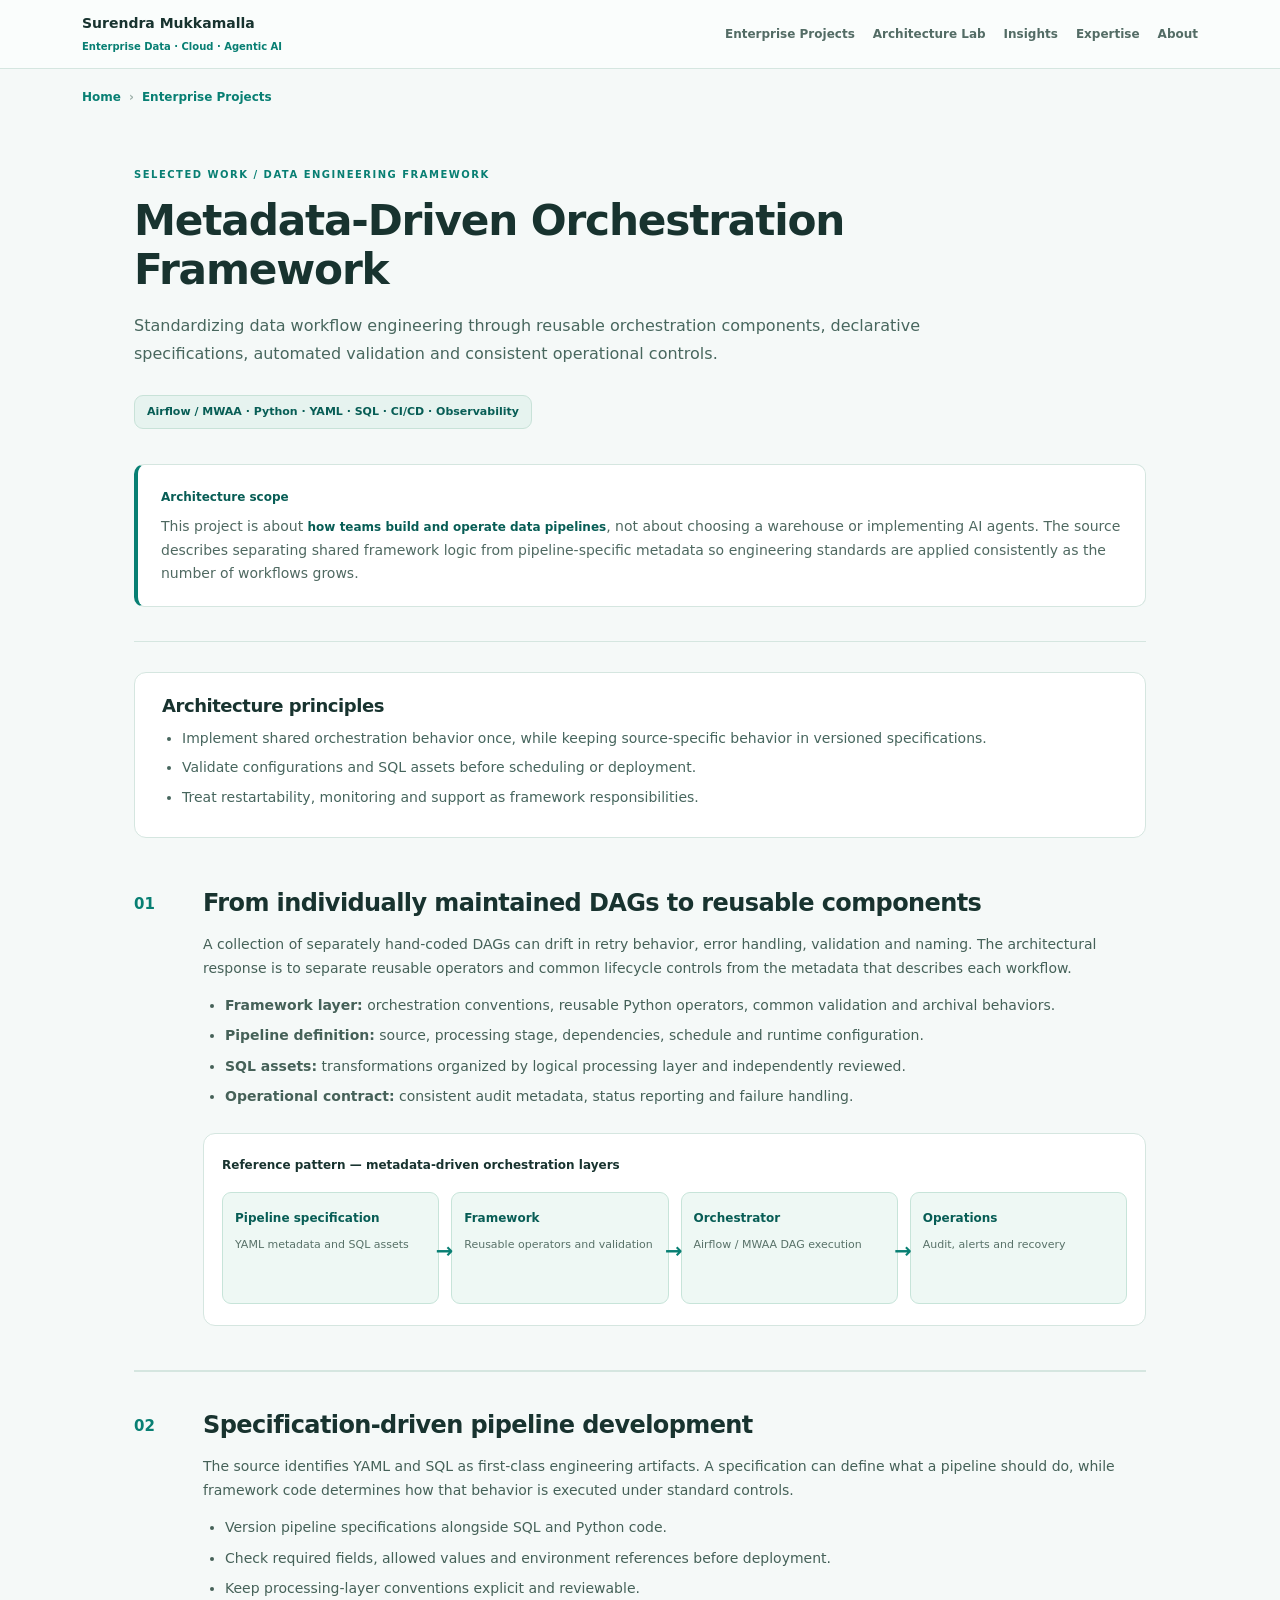
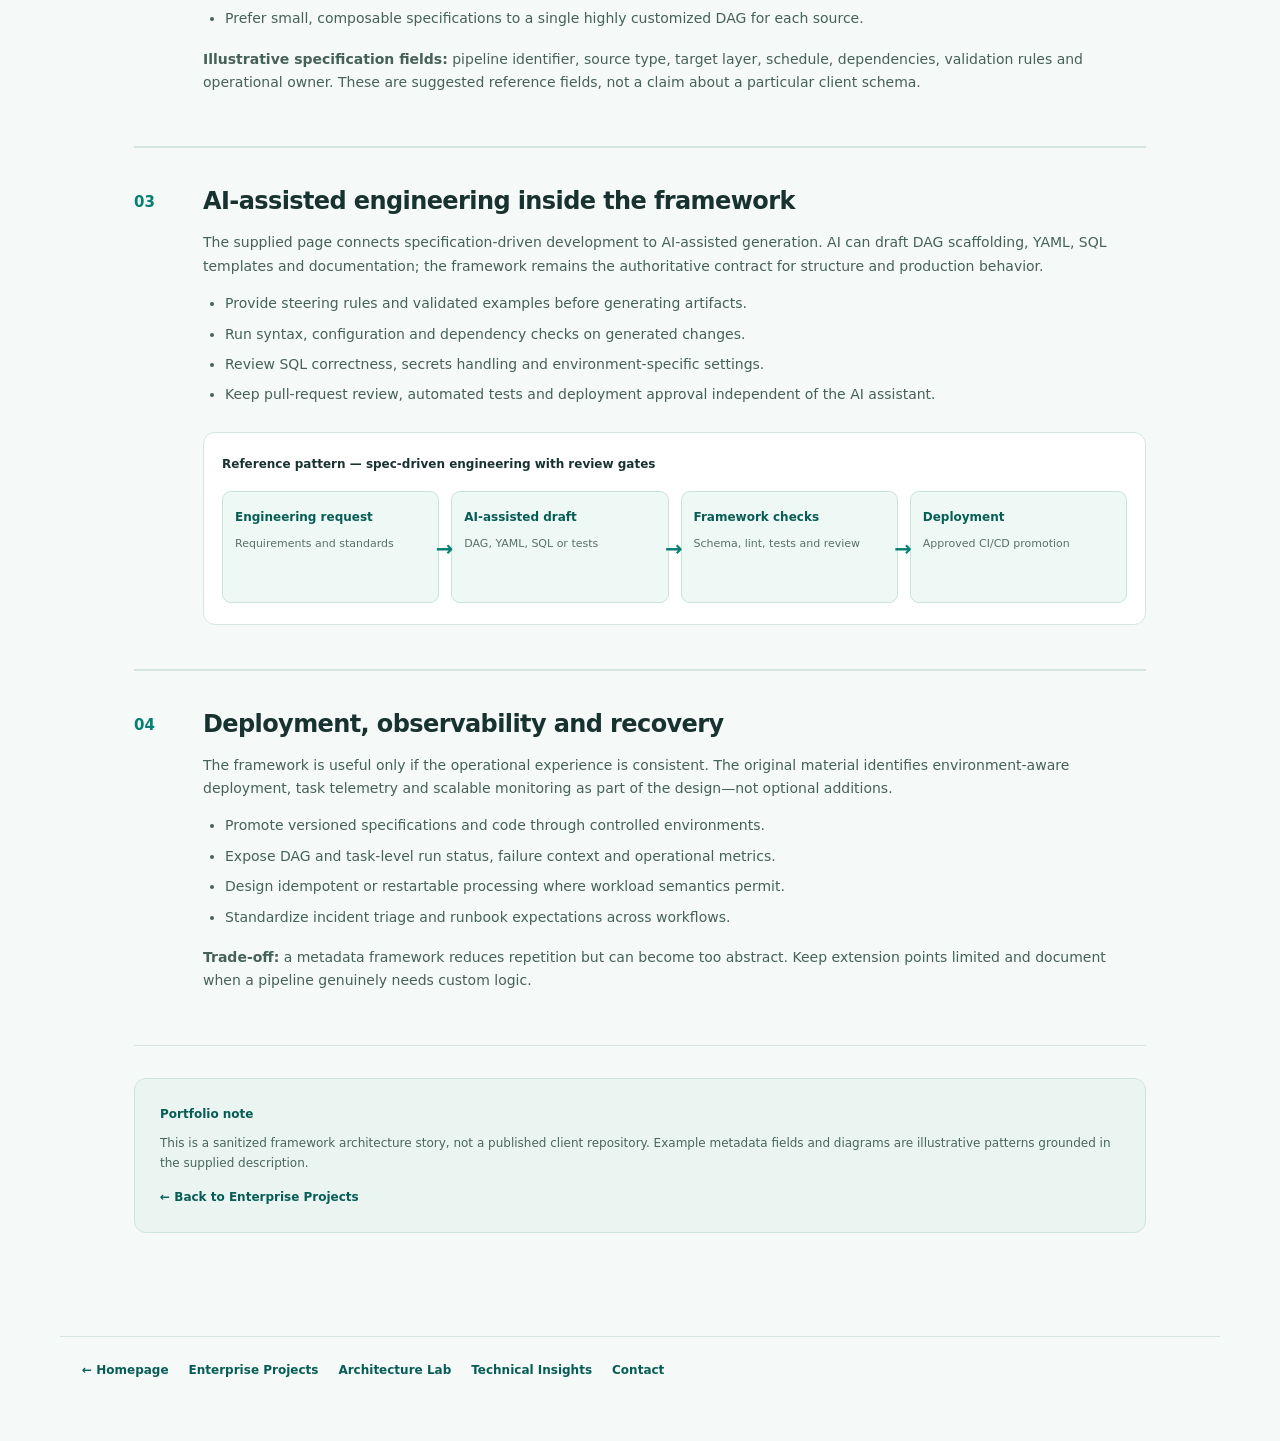
<file: selected-work/metadata-driven-orchestration-framework.html>
<!DOCTYPE html>

<html lang="en"><head><meta charset="utf-8"/><meta content="width=device-width,initial-scale=1" name="viewport"/>
<meta content="A high-level engineering pattern for moving from individually maintained pipelines toward a reusable, specification-driven orchestration framework that standardizes how teams build, validate, deploy and operate data workflows." name="description"/><meta content="Surendra Mukkamalla" name="author"/>
<title>Metadata-Driven Orchestration Framework | Surendra Mukkamalla</title><style>
    :root {
      --bg: #f7f8fa;
      --surface: #ffffff;
      --surface-soft: #f1f4f7;
      --text: #14202a;
      --muted: #5c6975;
      --line: #dce3e8;
      --accent: #a93d2d;
      --accent-dark: #7f2c20;
      --ink-soft: #263746;
      --success: #3d6755;
      --lab: #6b5a91;
      --shadow: 0 14px 36px rgba(20, 32, 42, 0.07);
      --radius: 18px;
      --max: 1160px;
    }

    * { box-sizing: border-box; }
    html { scroll-behavior: smooth; }
    body {
      margin: 0;
      background: var(--bg);
      color: var(--text);
      font-family: Inter, ui-sans-serif, -apple-system, BlinkMacSystemFont, "Segoe UI", Roboto, Helvetica, Arial, sans-serif;
      line-height: 1.55;
      -webkit-font-smoothing: antialiased;
    }
    a { color: inherit; text-decoration: none; }
    img { max-width: 100%; display: block; }

    .shell { width: min(calc(100% - 40px), var(--max)); margin: 0 auto; }

    /* Header */
    .site-header {
      position: sticky;
      top: 0;
      z-index: 40;
      backdrop-filter: blur(15px);
      background: rgba(247, 248, 250, 0.9);
      border-bottom: 1px solid rgba(220, 227, 232, 0.9);
    }
    .nav {
      min-height: 76px;
      display: flex;
      align-items: center;
      justify-content: space-between;
      gap: 28px;
    }
    .brand { display: flex; flex-direction: column; gap: 2px; min-width: 250px; }
    .brand strong { font-size: 1.1rem; letter-spacing: .01em; }
    .brand span { font-size: .78rem; color: var(--muted); }
    .nav-links { display: flex; gap: 24px; align-items: center; flex-wrap: wrap; justify-content: flex-end; }
    .nav-links a { font-size: .88rem; color: var(--muted); font-weight: 650; }
    .nav-links a:hover { color: var(--accent); }

    /* Hero */
    .hero { padding: 86px 0 72px; }
    .eyebrow {
      display: block;
      font-size: .69rem;
      font-weight: 800;
      text-transform: uppercase;
      letter-spacing: .12em;
      color: var(--accent);
      margin-bottom: 18px;
    }
    h1 {
      font-size: clamp(2.15rem, 4.15vw, 3.65rem);
      line-height: 1.08;
      letter-spacing: -0.038em;
      max-width: 920px;
      margin: 0 0 22px;
      font-weight: 730;
    }
    .hero-copy {
      max-width: 830px;
      font-size: clamp(1rem, 1.7vw, 1.22rem);
      color: var(--muted);
      margin: 0 0 30px;
    }
    .hero-actions { display: flex; gap: 12px; flex-wrap: wrap; margin-bottom: 34px; }
    .btn {
      display: inline-flex; align-items: center; justify-content: center; gap: 8px;
      padding: 11px 16px; border-radius: 999px; border: 1px solid var(--line);
      background: var(--surface); font-size: .88rem; font-weight: 750;
      transition: transform .18s ease, border-color .18s ease, box-shadow .18s ease;
    }
    .btn:hover { transform: translateY(-1px); border-color: #c8d1d8; box-shadow: 0 8px 20px rgba(20,32,42,.06); }
    .btn.primary { background: var(--text); border-color: var(--text); color: white; }
    .chips { display: flex; flex-wrap: wrap; gap: 9px; }
    .chip { padding: 7px 11px; border: 1px solid var(--line); background: rgba(255,255,255,.65); border-radius: 999px; font-size: .78rem; color: var(--ink-soft); font-weight: 650; }

    /* General sections */
    section { padding: 78px 0; scroll-margin-top: 76px; }
    section + section { border-top: 1px solid var(--line); }
    .section-head { display: grid; grid-template-columns: 1fr 1.2fr; gap: 46px; align-items: end; margin-bottom: 34px; }
    .kicker { font-size: .76rem; text-transform: uppercase; letter-spacing: .13em; font-weight: 800; color: var(--accent); margin-bottom: 8px; }
    h2 { font-size: clamp(1.8rem, 3vw, 2.7rem); line-height: 1.12; letter-spacing: -.025em; margin: 0; }
    .section-head p { color: var(--muted); margin: 0; font-size: .98rem; max-width: 660px; justify-self: end; }

    .grid-3 { display: grid; grid-template-columns: repeat(3, 1fr); gap: 18px; }
    .grid-2 { display: grid; grid-template-columns: repeat(2, 1fr); gap: 18px; }

    .card {
      background: var(--surface);
      border: 1px solid var(--line);
      border-radius: var(--radius);
      padding: 24px;
      min-height: 100%;
      display: flex;
      flex-direction: column;
      box-shadow: 0 0 0 rgba(0,0,0,0);
      transition: transform .2s ease, box-shadow .2s ease, border-color .2s ease;
    }
    .card:hover { transform: translateY(-3px); box-shadow: var(--shadow); border-color: #cbd5dc; }
    .card-top { display: flex; align-items: center; justify-content: space-between; gap: 12px; margin-bottom: 22px; }
    .status {
      display: inline-flex; align-items: center; gap: 7px;
      font-size: .68rem; text-transform: uppercase; letter-spacing: .09em; font-weight: 850;
      color: var(--success);
    }
    .status::before { content: ""; width: 7px; height: 7px; border-radius: 50%; background: currentColor; }
    .status.lab { color: var(--lab); }
    .status.brief { color: var(--accent); }
    .type { font-size: .72rem; color: var(--muted); font-weight: 700; }
    h3 { font-size: 1.22rem; line-height: 1.28; margin: 0 0 12px; letter-spacing: -.015em; }
    .card p { color: var(--muted); font-size: .9rem; margin: 0 0 18px; }
    .tags { display: flex; gap: 7px; flex-wrap: wrap; margin: auto 0 20px; }
    .tag { font-size: .69rem; font-weight: 700; padding: 5px 8px; background: var(--surface-soft); border-radius: 7px; color: var(--ink-soft); }
    .card-link { font-size: .82rem; font-weight: 800; color: var(--text); display: inline-flex; gap: 6px; align-items: center; }
    .card-link:hover { color: var(--accent); }

    /* Lab */
    .lab-wrap { background: #f2f1f7; border-radius: 28px; padding: 34px; border: 1px solid #e2dfea; }
    .lab-note { margin: -10px 0 28px; color: #625d6d; font-size: .9rem; max-width: 760px; }

    /* Insights */
    .article-card { position: relative; overflow: hidden; }
    .article-card::after { content: ""; position: absolute; right: -45px; top: -45px; width: 120px; height: 120px; border-radius: 50%; background: rgba(169,61,45,.055); }
    .read-meta { display: flex; gap: 10px; flex-wrap: wrap; font-size: .72rem; color: var(--muted); margin-bottom: 18px; }

    /* Capabilities */
    .capability { padding: 25px; }
    .capability h3 { margin-bottom: 15px; }
    .capability ul { margin: 0; padding-left: 18px; color: var(--muted); font-size: .88rem; }
    .capability li { margin: 7px 0; }

    /* About */
    .about-grid { display: grid; grid-template-columns: .85fr 1.15fr; gap: 56px; align-items: start; }
    .about-title { font-size: clamp(1.8rem,3vw,2.6rem); line-height: 1.15; margin: 0; }
    .about-copy p { color: var(--muted); margin: 0 0 16px; }
    .metrics { display: grid; grid-template-columns: repeat(3,1fr); gap: 12px; margin-top: 24px; }
    .metric { border-top: 2px solid var(--text); padding-top: 12px; }
    .metric strong { display: block; font-size: 1.25rem; }
    .metric span { display: block; font-size: .73rem; color: var(--muted); margin-top: 4px; }

    /* Connect + footer */
    .connect-box {
      background: var(--text); color: white; border-radius: 28px; padding: 42px;
      display: grid; grid-template-columns: 1.25fr .75fr; gap: 30px; align-items: center;
    }
    .connect-box h2 { color: white; font-size: clamp(1.8rem,3vw,2.6rem); margin-bottom: 10px; }
    .connect-box p { color: #c7d0d8; margin: 0; max-width: 650px; }
    .connect-actions { display: flex; justify-content: flex-end; gap: 10px; flex-wrap: wrap; }
    .connect-actions .btn { background: transparent; border-color: #43515d; color: white; }
    .connect-actions .btn:hover { border-color: #7b8892; }
    footer { padding: 26px 0 38px; color: var(--muted); font-size: .75rem; }
    .footer-row { display: flex; justify-content: space-between; gap: 20px; align-items: center; flex-wrap: wrap; }

    @media (max-width: 900px) {
      .nav { align-items: flex-start; padding: 17px 0; }
      .nav-links { gap: 14px; }
      .section-head, .about-grid, .connect-box { grid-template-columns: 1fr; }
      .section-head p { justify-self: start; }
      .grid-3 { grid-template-columns: 1fr; }
      .grid-2 { grid-template-columns: 1fr; }
      .metrics { grid-template-columns: 1fr; }
      .connect-actions { justify-content: flex-start; }
    }
    @media (max-width: 680px) {
      .shell { width: min(calc(100% - 28px), var(--max)); }
      .site-header { position: static; }
      .nav { flex-direction: column; gap: 12px; }
      .brand { min-width: 0; }
      .nav-links { justify-content: flex-start; }
      .hero { padding: 54px 0 48px; }
      section { padding: 56px 0; }
      .lab-wrap { padding: 22px; border-radius: 22px; }
      .card { padding: 21px; }
      .connect-box { padding: 28px; }
    }
  
    .github-disabled { cursor: default; opacity: .72; }

    .case-hero{padding:72px 0 54px}
    .case-hero h1{max-width:900px}
    .case-summary{max-width:850px;color:var(--muted);font-size:1.08rem}
    .story-grid{display:grid;grid-template-columns:repeat(2,1fr);gap:18px}
    .story{background:var(--surface);border:1px solid var(--line);border-radius:var(--radius);padding:26px}
    .story .num{font-size:.68rem;font-weight:850;letter-spacing:.1em;text-transform:uppercase;color:var(--success);margin-bottom:10px}
    .story h2{font-size:1.35rem;margin-bottom:12px}
    .story p{color:var(--muted);font-size:.92rem;margin:0 0 14px}
    .story ul{color:var(--muted);font-size:.88rem;padding-left:19px;margin:0}
    .story li{margin:7px 0}
    .coming{margin-top:22px;padding:18px 20px;background:var(--surface-soft);border-radius:12px;border-left:3px solid var(--accent)}
    .coming strong{display:block;margin-bottom:5px}
    .coming span{font-size:.85rem;color:var(--muted)}
    .principle{padding:26px;border-top:1px solid var(--line);border-bottom:1px solid var(--line);color:var(--muted);font-size:.92rem}
    .back{font-weight:800;font-size:.84rem}
    @media(max-width:800px){.story-grid{grid-template-columns:1fr}}
</style>
<style id="site-content-protection">
    html, body, body * { -webkit-user-select:none !important; -moz-user-select:none !important; -ms-user-select:none !important; user-select:none !important; -webkit-touch-callout:none !important; }
    img, svg { -webkit-user-drag:none !important; user-drag:none !important; }
  </style>
<link href="../assets/article-theme.css" rel="stylesheet"/><style id="portfolio-copy-deterrent">
body,body *:not(input):not(textarea){-webkit-user-select:none!important;user-select:none!important;-webkit-touch-callout:none!important}
img,svg{-webkit-user-drag:none!important}
</style><script id="portfolio-copy-deterrent-script">
document.addEventListener('contextmenu',e=>e.preventDefault());
document.addEventListener('copy',e=>e.preventDefault());
document.addEventListener('cut',e=>e.preventDefault());
document.addEventListener('dragstart',e=>e.preventDefault());
document.addEventListener('keydown',e=>{if((e.ctrlKey||e.metaKey)&&['c','x','a','s','p','u'].includes(e.key.toLowerCase()))e.preventDefault()});
</script><link href="../assets/project-articles.css" rel="stylesheet"/></head><body><header class="portfolio-nav"><div class="portfolio-nav-inner"><a class="portfolio-brand" href="../index.html">Surendra Mukkamalla<small>Enterprise Data · Cloud · Agentic AI</small></a><nav class="portfolio-nav-links"><a href="../index.html#work">Enterprise Projects</a><a href="../index.html#lab">Architecture Lab</a><a href="../index.html#insights">Insights</a><a href="../index.html#capabilities">Expertise</a><a href="../index.html#about">About</a></nav></div></header><div class="portfolio-crumb"><a href="../index.html">Home</a><span>›</span><a href="../index.html#work">Enterprise Projects</a></div><main class="case-main"><section class="case-intro"><span class="case-kicker">SELECTED WORK / DATA ENGINEERING FRAMEWORK</span><h1>Metadata-Driven Orchestration Framework</h1><p class="case-lead">Standardizing data workflow engineering through reusable orchestration components, declarative specifications, automated validation and consistent operational controls.</p><p class="case-focus">Airflow / MWAA · Python · YAML · SQL · CI/CD · Observability</p><div class="case-context"><strong>Architecture scope</strong><p>This project is about <strong>how teams build and operate data pipelines</strong>, not about choosing a warehouse or implementing AI agents. The source describes separating shared framework logic from pipeline-specific metadata so engineering standards are applied consistently as the number of workflows grows.</p></div></section><section class="case-principles"><h2>Architecture principles</h2><ul><li>Implement shared orchestration behavior once, while keeping source-specific behavior in versioned specifications.</li><li>Validate configurations and SQL assets before scheduling or deployment.</li><li>Treat restartability, monitoring and support as framework responsibilities.</li></ul></section><div class="case-sections"><section class="case-section"><div class="case-number">01</div><div class="case-content"><h2>From individually maintained DAGs to reusable components</h2><p>A collection of separately hand-coded DAGs can drift in retry behavior, error handling, validation and naming. The architectural response is to separate reusable operators and common lifecycle controls from the metadata that describes each workflow.</p><ul><li><strong>Framework layer:</strong> orchestration conventions, reusable Python operators, common validation and archival behaviors.</li><li><strong>Pipeline definition:</strong> source, processing stage, dependencies, schedule and runtime configuration.</li><li><strong>SQL assets:</strong> transformations organized by logical processing layer and independently reviewed.</li><li><strong>Operational contract:</strong> consistent audit metadata, status reporting and failure handling.</li></ul><figure aria-label="Reference pattern — metadata-driven orchestration layers" class="case-figure" role="group"><figcaption>Reference pattern — metadata-driven orchestration layers</figcaption><div class="case-flow"><div class="case-stage"><div class="case-stage-label">Pipeline specification</div><p>YAML metadata and SQL assets</p></div><div class="case-stage"><div class="case-stage-label">Framework</div><p>Reusable operators and validation</p></div><div class="case-stage"><div class="case-stage-label">Orchestrator</div><p>Airflow / MWAA DAG execution</p></div><div class="case-stage"><div class="case-stage-label">Operations</div><p>Audit, alerts and recovery</p></div></div></figure></div></section><section class="case-section"><div class="case-number">02</div><div class="case-content"><h2>Specification-driven pipeline development</h2><p>The source identifies YAML and SQL as first-class engineering artifacts. A specification can define what a pipeline should do, while framework code determines how that behavior is executed under standard controls.</p><ul><li>Version pipeline specifications alongside SQL and Python code.</li><li>Check required fields, allowed values and environment references before deployment.</li><li>Keep processing-layer conventions explicit and reviewable.</li><li>Prefer small, composable specifications to a single highly customized DAG for each source.</li></ul><p><strong>Illustrative specification fields:</strong> pipeline identifier, source type, target layer, schedule, dependencies, validation rules and operational owner. These are suggested reference fields, not a claim about a particular client schema.</p></div></section><section class="case-section"><div class="case-number">03</div><div class="case-content"><h2>AI-assisted engineering inside the framework</h2><p>The supplied page connects specification-driven development to AI-assisted generation. AI can draft DAG scaffolding, YAML, SQL templates and documentation; the framework remains the authoritative contract for structure and production behavior.</p><ul><li>Provide steering rules and validated examples before generating artifacts.</li><li>Run syntax, configuration and dependency checks on generated changes.</li><li>Review SQL correctness, secrets handling and environment-specific settings.</li><li>Keep pull-request review, automated tests and deployment approval independent of the AI assistant.</li></ul><figure aria-label="Reference pattern — spec-driven engineering with review gates" class="case-figure" role="group"><figcaption>Reference pattern — spec-driven engineering with review gates</figcaption><div class="case-flow"><div class="case-stage"><div class="case-stage-label">Engineering request</div><p>Requirements and standards</p></div><div class="case-stage"><div class="case-stage-label">AI-assisted draft</div><p>DAG, YAML, SQL or tests</p></div><div class="case-stage"><div class="case-stage-label">Framework checks</div><p>Schema, lint, tests and review</p></div><div class="case-stage"><div class="case-stage-label">Deployment</div><p>Approved CI/CD promotion</p></div></div></figure></div></section><section class="case-section"><div class="case-number">04</div><div class="case-content"><h2>Deployment, observability and recovery</h2><p>The framework is useful only if the operational experience is consistent. The original material identifies environment-aware deployment, task telemetry and scalable monitoring as part of the design—not optional additions.</p><ul><li>Promote versioned specifications and code through controlled environments.</li><li>Expose DAG and task-level run status, failure context and operational metrics.</li><li>Design idempotent or restartable processing where workload semantics permit.</li><li>Standardize incident triage and runbook expectations across workflows.</li></ul><p><strong>Trade-off:</strong> a metadata framework reduces repetition but can become too abstract. Keep extension points limited and document when a pipeline genuinely needs custom logic.</p></div></section></div><aside class="case-disclosure"><strong>Portfolio note</strong><p>This is a sanitized framework architecture story, not a published client repository. Example metadata fields and diagrams are illustrative patterns grounded in the supplied description.</p><a href="../index.html#work">← Back to Enterprise Projects</a></aside></main><div class="portfolio-bottom"><a href="../index.html">← Homepage</a><a href="../index.html#work">Enterprise Projects</a><a href="../index.html#lab">Architecture Lab</a><a href="../index.html#insights">Technical Insights</a><a href="../index.html#about">Contact</a></div></body></html>
</file>
<file: assets/site.css>
:root{--bg:#f5f9f8;--white:#fff;--ink:#18332f;--muted:#5a716b;--teal:#087f73;--deep:#075d55;--soft:#e6f3ef;--line:#d5e6e0;--shadow:0 12px 34px rgba(15,78,67,.06)}
*{box-sizing:border-box}html{scroll-behavior:smooth}body{margin:0;background:var(--bg);color:var(--ink);font-family:Inter,system-ui,-apple-system,BlinkMacSystemFont,"Segoe UI",sans-serif;line-height:1.65}
a{color:inherit;text-decoration:none}.container{max-width:1140px;width:calc(100% - 44px);margin:auto}
.topbar{position:sticky;top:0;z-index:99;background:rgba(250,253,252,.96);backdrop-filter:blur(14px);border-bottom:1px solid var(--line)}
.navbar{min-height:70px;display:flex;align-items:center;justify-content:space-between;gap:20px}.brand{font-size:20px;font-weight:800;line-height:1.25}.brand small{display:block;font-size:10px;color:var(--teal);font-weight:650;letter-spacing:.05em;margin-top:4px}
.navlinks{display:flex;align-items:center;flex-wrap:wrap;gap:20px}.navlinks a{font-size:12px;font-weight:700;color:#526b65}.navlinks a:hover,.navlinks a:focus{color:var(--teal)}
.hero{padding:75px 0 65px}.eyebrow,.kicker{font-size:10px;text-transform:uppercase;letter-spacing:.16em;color:var(--teal);font-weight:850}
h1{font-size:clamp(29px,3.6vw,44px);line-height:1.14;letter-spacing:-.034em;margin:13px 0 17px;max-width:900px}
h2{font-size:clamp(23px,2.5vw,30px);line-height:1.25;letter-spacing:-.025em;margin:7px 0 12px}
h3{font-size:17px;line-height:1.36;margin:0 0 9px;letter-spacing:-.01em}
p{margin:0 0 15px}.lede{font-size:16px;color:var(--muted);max-width:825px}
.actions{display:flex;gap:12px;flex-wrap:wrap;margin-top:26px}.btn{display:inline-flex;align-items:center;padding:11px 18px;border-radius:9px;font-size:12px;font-weight:800;border:1px solid #b8d8ce;background:white}.btn.primary{background:var(--teal);color:white;border-color:var(--teal)}.btn:hover{box-shadow:0 5px 15px #0b5b4d1c}
.chips{display:flex;gap:8px;flex-wrap:wrap;margin-top:26px}.chip{font-size:11px;padding:5px 10px;background:white;border:1px solid var(--line);border-radius:100px;color:#47635c}
.section{padding:65px 0;border-top:1px solid var(--line);scroll-margin-top:78px}.section-head{max-width:780px;margin-bottom:25px}.section-head p{color:var(--muted);font-size:14px}
.grid{display:grid;grid-template-columns:repeat(3,minmax(0,1fr));gap:15px}.grid.two{grid-template-columns:repeat(2,minmax(0,1fr))}
.card{border:1px solid var(--line);border-radius:13px;background:var(--white);padding:23px;box-shadow:var(--shadow);display:flex;flex-direction:column;min-height:188px}
.card p{font-size:13px;color:var(--muted);flex:1}.card .label{color:var(--teal);font-size:10px;letter-spacing:.1em;text-transform:uppercase;font-weight:800;margin-bottom:10px}
.card a{font-size:12px;color:var(--deep);font-weight:800;margin-top:8px}.card a:hover{text-decoration:underline}.card .not-link{font-size:11px;color:#698079;margin-top:8px}
.diagram{background:#fff;border:1px solid var(--line);border-radius:15px;padding:24px;box-shadow:var(--shadow)}.diagram-title{font-size:14px;font-weight:800;margin:0 0 8px}.diagram-desc{font-size:12px;color:var(--muted);margin-bottom:18px}
.diagram-flow{display:grid;grid-template-columns:repeat(4,1fr);gap:13px;align-items:stretch}.stage{position:relative;background:#f3faf7;border:1px solid #cbe7dc;border-radius:10px;padding:16px 12px;min-height:103px}.stage:not(:last-child):after{content:'→';position:absolute;right:-14px;top:39%;font-size:19px;font-weight:800;color:var(--teal);z-index:1}.stage b{display:block;font-size:12px}.stage span{display:block;font-size:11px;color:var(--muted);margin-top:8px}.crosscut{background:var(--soft);color:#185d52;text-align:center;padding:10px;margin-top:13px;border-radius:8px;font-size:11px;font-weight:750}
.expertise{display:grid;grid-template-columns:repeat(2,1fr);gap:14px}.expertise>div{border:1px solid var(--line);border-radius:10px;background:#fff;padding:18px}.expertise b{font-size:13px}.expertise p{font-size:12px;color:var(--muted);margin:7px 0 0}
footer{border-top:1px solid var(--line);padding:28px 0;color:var(--muted);font-size:11px}.footnav{display:flex;gap:18px;flex-wrap:wrap;margin-top:10px}.footnav a{color:var(--deep)}
a:focus-visible{outline:3px solid #19a88c;outline-offset:3px}
@media(max-width:850px){.grid{grid-template-columns:repeat(2,1fr)}.diagram-flow{grid-template-columns:repeat(2,1fr)}.stage:after{display:none}}
@media(max-width:620px){.navbar{padding:13px 0;align-items:flex-start;flex-direction:column}.navlinks{gap:12px}.hero{padding:48px 0}.section{padding:46px 0}.grid,.grid.two,.expertise,.diagram-flow{grid-template-columns:1fr}.card{min-height:0}}

.about-layout{display:grid;grid-template-columns:minmax(0,0.85fr) minmax(0,1.4fr);gap:70px;align-items:start}
.about-summary h2{margin:7px 0 16px;max-width:360px}
.about-tagline{font-size:14px;color:var(--muted);max-width:310px}
.about-highlights{margin:28px 0 0}
.about-highlights>div{border-top:1px solid var(--line);padding:15px 0}
.about-highlights dt{font-size:19px;font-weight:800;line-height:1.4;color:var(--ink)}
.about-highlights dd{font-size:12px;color:var(--muted);margin:5px 0 0}
.about-detail{border-left:1px solid var(--line);padding-left:42px}
.about-copy{font-size:16px;line-height:1.85;color:var(--muted)}
.about-copy p{margin:0 0 22px}
.about-copy p:last-child{margin-bottom:0}
.about-copy strong{color:var(--ink);font-weight:750}
.about-detail .actions{margin-top:28px}
@media(max-width:850px){.about-layout{gap:32px;grid-template-columns:minmax(0,1fr) minmax(0,1.3fr)}.about-detail{padding-left:28px}}
@media(max-width:620px){.about-layout{grid-template-columns:1fr;gap:26px}.about-summary h2{max-width:none}.about-tagline{max-width:none}.about-detail{border-left:0;border-top:1px solid var(--line);padding:26px 0 0}.about-copy{font-size:15px}}
</file>
<file: assets/article-theme.css>
:root{--bg:#f5f9f8!important;--paper:#f5f9f8!important;--card:#fff!important;--panel:#fff!important;--surface:#fff!important;--ink:#18332f!important;--text:#18332f!important;--navy:#18332f!important;--muted:#5a716b!important;--line:#d5e6e0!important;--accent:#087f73!important;--accent2:#075d55!important;--blue:#087f73!important;--green:#087f73!important;--lab:#087f73!important}
html,body{background:#f5f9f8!important;color:#18332f!important;font-family:Inter,system-ui,-apple-system,BlinkMacSystemFont,"Segoe UI",sans-serif!important}
h1{font-size:clamp(28px,3.2vw,42px)!important;line-height:1.16!important;letter-spacing:-.028em!important;color:#18332f!important}
h2,.article h2{font-size:clamp(22px,2.25vw,29px)!important;line-height:1.25!important;color:#18332f!important}
h3,.article h3{font-size:clamp(17px,1.65vw,21px)!important;line-height:1.35!important;color:#18332f!important}
.hero{background:linear-gradient(180deg,#fff 0%,#f5f9f8 100%)!important}
.eyebrow,.kicker,.status,.sc{color:#087f73!important}
.card,.mini,.note,.callout,.diagram,.step,.story-card,.artcard{border-color:#d5e6e0!important}
a{transition:color .15s}a:hover{color:#087f73}
img,svg{max-width:100%}
.portfolio-nav{position:sticky;top:0;z-index:1000;background:rgba(250,253,252,.97);backdrop-filter:blur(14px);border-bottom:1px solid #d5e6e0}
.portfolio-nav-inner{max-width:1160px;margin:auto;min-height:68px;padding:12px 22px;display:flex;justify-content:space-between;align-items:center;gap:15px}
.portfolio-brand{font-size:14px!important;font-weight:850;color:#18332f!important;text-decoration:none!important}
.portfolio-brand small{display:block;color:#087f73;font-size:10px;font-weight:650;margin-top:3px}
.portfolio-nav-links{display:flex;gap:18px;flex-wrap:wrap}.portfolio-nav-links a{color:#536c65!important;font-size:12px;font-weight:750;text-decoration:none!important}
.portfolio-nav-links a:hover{color:#087f73!important}
.portfolio-crumb{max-width:1160px;margin:18px auto 0;padding:0 22px;color:#5a716b;font-size:12px;font-weight:700}
.portfolio-crumb a{color:#087f73!important;text-decoration:none!important}
.portfolio-crumb span{margin:0 8px;color:#9cafa8}
.portfolio-bottom{max-width:1160px;margin:38px auto;padding:23px 22px;border-top:1px solid #d5e6e0;display:flex;gap:20px;flex-wrap:wrap}
.portfolio-bottom a{font-size:12px;color:#075d55!important;font-weight:800;text-decoration:none!important}
body>header:not(.portfolio-nav),body>.site-header,body>.sitebar{display:none!important}
a:focus-visible{outline:3px solid #087f73;outline-offset:3px}
@media(max-width:760px){.portfolio-nav-inner{align-items:flex-start;flex-direction:column}.portfolio-nav-links{gap:11px}}
</file>
<file: assets/project-articles.css>
/* Four-project editorial system — shared with the original teal portfolio. */
:root{--accent:#087f73!important;--accent-dark:#075d55!important;--surface-soft:#eaf5f1!important;--success:#087f73!important;--ink-soft:#284b43!important}
body{font-size:14px!important;line-height:1.67!important}
.case-main{max-width:1060px;margin:0 auto;padding:18px 24px 65px;color:#18332f}
.case-intro{padding:42px 0 34px;border-bottom:1px solid #d5e6e0}
.case-kicker{display:block;font-size:10px;font-weight:850;letter-spacing:.15em;color:#087f73}
.case-intro h1{max-width:850px;margin:12px 0 18px;font-size:clamp(30px,3.3vw,43px)!important;line-height:1.17}
.case-lead{font-size:16px;color:#48675e;max-width:850px;line-height:1.75}
.case-focus{display:inline-block;font-size:11px;color:#075d55;font-weight:750;background:#e6f3ef;border:1px solid #c8e2d8;padding:7px 12px;border-radius:9px}
.case-context{background:#fff;border:1px solid #d5e6e0;border-left:4px solid #087f73;border-radius:10px;padding:20px 23px;margin-top:24px}
.case-context strong,.case-disclosure strong{font-size:12px;color:#075d55}.case-context p{margin:7px 0 0;color:#4f6961}
.case-principles{margin:30px 0 12px;padding:22px 27px;background:#fff;border:1px solid #d5e6e0;border-radius:12px}
.case-principles h2{font-size:18px!important;margin:0 0 10px!important}.case-principles ul{margin:0;padding-left:20px}
.case-principles li{margin:6px 0;color:#46655d}
.case-section{display:grid;grid-template-columns:52px minmax(0,1fr);gap:17px;padding:38px 0;border-bottom:1px solid #d5e6e0}
.case-number{font-size:15px;font-weight:900;color:#087f73;padding-top:4px}.case-content h2{font-size:24px!important;line-height:1.25!important;margin:0 0 15px!important}
.case-content p,.case-content li{color:#456158;font-size:14px}.case-content ul{padding-left:22px;margin:14px 0 17px}.case-content li{margin:7px 0}
.case-figure{background:#fff;border:1px solid #d5e6e0;border-radius:12px;padding:21px 18px;margin:25px 0 6px;overflow:hidden}
.case-figure figcaption{font-size:12px;font-weight:800;color:#18332f;margin:0 0 17px}
.case-flow{display:grid;grid-template-columns:repeat(4,minmax(0,1fr));gap:12px}
.case-stage{position:relative;min-height:112px;background:#eef8f4;border:1px solid #c7e4d9;border-radius:9px;padding:15px 12px}
.case-stage:not(:last-child)::after{content:'→';position:absolute;right:-15px;top:37%;font-size:21px;font-weight:900;color:#087f73;z-index:2}
.case-stage-label{font-size:12px;font-weight:850;color:#075d55}.case-stage p{font-size:11px!important;margin:9px 0 0!important;line-height:1.5;color:#587168}
.case-disclosure{margin-top:32px;padding:23px 25px;border-radius:12px;background:#eaf5f1;border:1px solid #cde5db}
.case-disclosure p{font-size:12px;color:#49665c;margin:8px 0 12px}.case-disclosure a{font-size:12px;color:#075d55;font-weight:800}
@media(max-width:750px){.case-flow{grid-template-columns:repeat(2,minmax(0,1fr))}.case-stage::after{display:none!important}.case-section{grid-template-columns:1fr;gap:4px}.case-main{padding-left:18px;padding-right:18px}}
@media(max-width:460px){.case-flow{grid-template-columns:1fr}}
</file>
